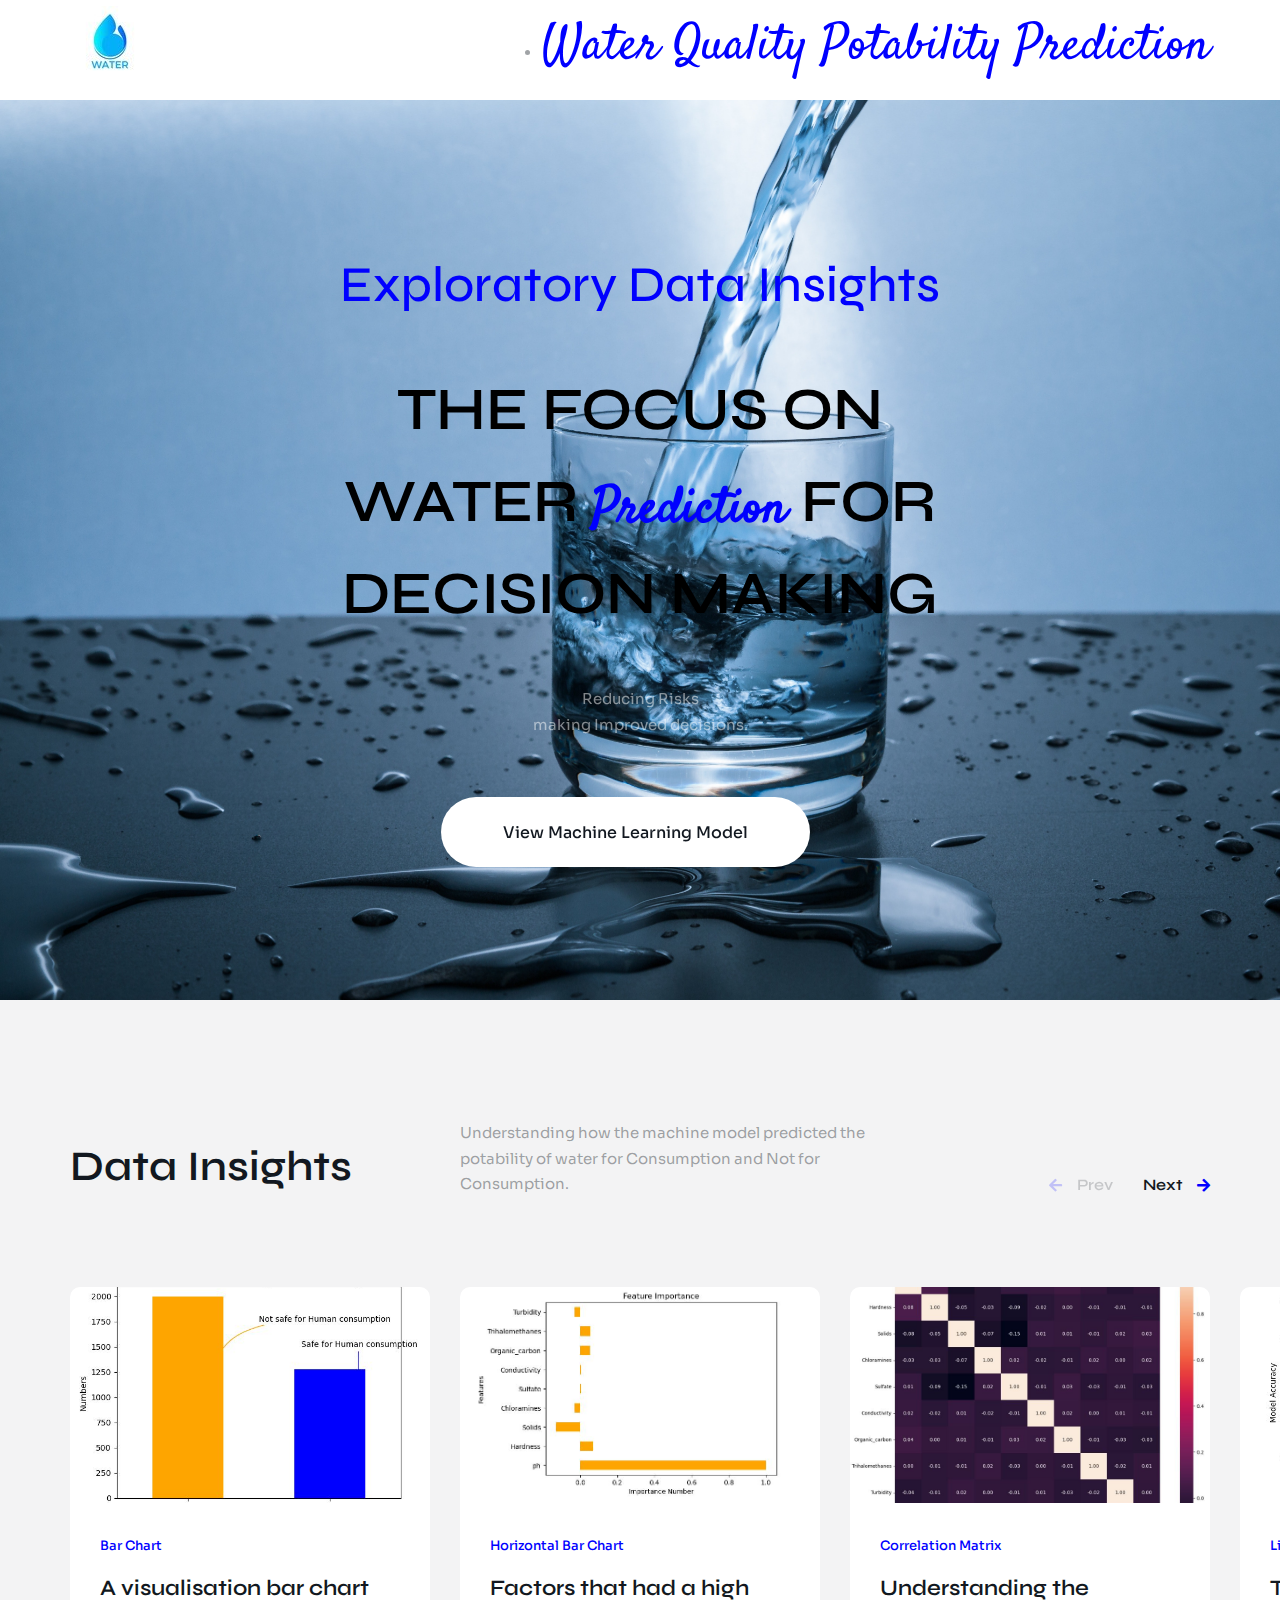
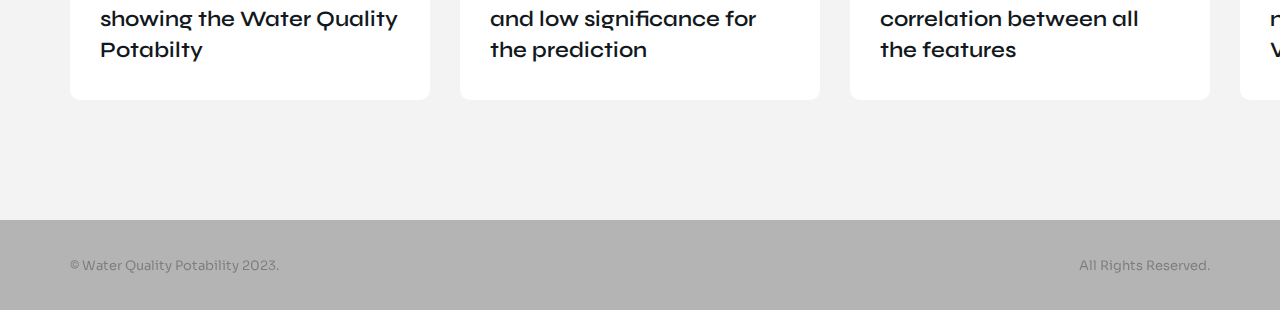
<file: index.html>
<!DOCTYPE html>
<html lang="zxx">

<head>
    <meta charset="UTF-8">
    <meta name="viewport" content="width=device-width, initial-scale=1.0">
    <meta http-equiv="X-UA-Compatible" content="ie=edge">

    <!-- bootstrap grid css -->
    <link rel="stylesheet" href="css/plugins/bootstrap-grid.css">
    <!-- font awesome css -->
    <link rel="stylesheet" href="css/plugins/font-awesome.min.css">
    <!-- swiper css -->
    <link rel="stylesheet" href="css/plugins/swiper.min.css">
    <!-- itsulu css -->
    <link rel="stylesheet" href="css/style.css">
    <title>Water Quality Potability</title>
  <link rel="icon" type="image/x-icon" href="img/logo/favicon.ico">
</head>

<body>
          
            <div class="mil-top-panel">
                <!-- mil-top-panel-transparent -->
                <div class="container">
                     <a href="index.html"><img src="img/logo/logo.jpg"> </a>
                    <div class="mil-navigation">
                        <nav>
                             <li class="mil-has-children">
                                    <a href="#."><span class="mil-font-3 mil-accent">Water Quality Potability Prediction</span></a>
                                </li>
                        </nav>

                    </div>
                    <!-- mobile menu button -->
                    <div class="mil-menu-btn">
                        <span></span>
                    </div>
                    <!-- mobile menu button end -->
                </div>
            </div>
        </div>
        <!-- top bar end -->

        <!-- banner -->
        <div class="mil-banner mil-top-spac">
           
            <div class="swiper-container mil-banner-slider">
                <div class="swiper-wrapper">
                    <div class="swiper-slide">

                        <img src="img/projects/1.jpg" class="mil-background-image" style="object-position: center" data-swiper-parallax-scale="1.1" alt="image">
                        <div class="mil-overlay"></div>

                        <div class="mil-banner-content-2" data-swiper-parallax-y="300" data-swiper-parallax-duration="600" data-swiper-parallax-opacity="0">
                            <div class="container">
                                <div class="row align-items-center justify-content-center mil-text-center">
                                    <div class="col-xl-8">
                                        <span class="mil-suptitle mil-mb-60"><span class="mil-light"></span> <span class="mil-accent">Exploratory Data Insights </span></span>
                                        <h1 class="mil-mb-50"><span class="mil-uppercase mil-light">The</span> <span class="mil-font-3 mil-accent"></span><span class="mil-uppercase mil-light">focus on <br>
                                                Water</span> <span class="mil-font-3 mil-accent">Prediction</span> <span class="mil-uppercase mil-light">for decision making</span></h1>
                                        <p class="mil-light-soft mil-mb-60">Reducing Risks <br> making Improved decisions.</p>
                                        <div class="mil-buttons-frame mil-buttons-frame-center">
                                            <a href="waterqualitypotability.html" class="mil-button mil-accent-bg"><span>View Machine Learning Model</span></a>
                                            <a href="#." class="mil-button-with-label">
                                                
                                            </a>
                                        </div>
                                    </div>
                                </div>
                            </div>
                        </div>

                    </div>
                    <div class="swiper-slide">

                        <img src="img/projects/5.jpg" class="mil-background-image" style="object-position: bottom" data-swiper-parallax-scale="1.1" alt="image">
                        <div class="mil-overlay"></div>

                        <div class="mil-banner-content-2" data-swiper-parallax-y="300" data-swiper-parallax-duration="600" data-swiper-parallax-opacity="0" data-swiper-parallax-delay="2000">
                            <div class="container">
                                <div class="row align-items-center justify-content-center mil-text-center">
                                    <div class="col-xl-8">
                                        <span class="mil-suptitle mil-mb-60"><span class="mil-light"></span> <span class="mil-accent">Machine learning</span></span>
                                        <h1 class="mil-mb-50"><span class="mil-uppercase mil-light">Find </span> <span class="mil-font-3 mil-accent"></span><span class="mil-uppercase mil-light"> Useful Insights from the data <br>
                                                through</span> <span class="mil-font-3 mil-accent">Modelling</span> <span class="mil-uppercase mil-light"></span></h1>
                                        <p class="mil-light-soft mil-mb-60">Reducing Risks <br> Making Improved Decisions.</p>
                                        <a href="waterqualitypotability.html" class="mil-button mil-accent-bg"><span>View Machine Learning Model</span></a>
                                    </div>
                                </div>
                            </div>
                        </div>

                    </div>
                    <div class="swiper-slide">

                        <img src="img/projects/3.jpg" class="mil-background-image" style="object-position: center" data-swiper-parallax-scale="1.1" alt="image">
                        <div class="mil-overlay"></div>

                        <div class="mil-banner-content-2" data-swiper-parallax-y="300" data-swiper-parallax-duration="600" data-swiper-parallax-opacity="0">
                            <div class="container">
                                <div class="row align-items-center justify-content-center mil-text-center">
                                    <div class="col-xl-8">
                                        <span class="mil-suptitle mil-mb-60"><span class="mil-light"></span> <span class="mil-accent">Data Visualisation</span></span>
                                        <h1 class="mil-mb-50"><span class="mil-uppercase mil-light">See</span> <span class="mil-font-3 mil-accent"></span><span class="mil-uppercase mil-light"> how the data<br>
                                                tells the</span> <span class="mil-font-3 mil-accent">Story</span> <span class="mil-uppercase mil-light">and its benefits</span></h1>
                                        <p class="mil-light-soft mil-mb-60">Reducing Risks<br> Making Improved Decisions.</p>
                                        <div class="mil-buttons-frame mil-buttons-frame-center">
                                             <a href="waterqualitypotability.html" class="mil-button mil-accent-bg"><span>View Machine Learning Model</span></a>
                                                
                                            </a>
                                        </div>
										
                                    </div>
                                </div>
                            </div>
                        </div>

                    </div>
                </div>
            </div>

            <div class="mil-banner-nav">
             
            </div>

        </div>
      

       


        <!-- events -->
        <section class="mil-events mil-deep-bg mil-p-120-120">
          
            <div class="container">

                <div class="row align-items-end mil-mb-60-adapt">
                    <div class="col-md-4 col-xl-4">

                       
                        <h2 class="mil-mb-30">Data Insights</h2>

                    </div>
                    <div class="col-md-5 col-xl-5">

                        <p class="mil-mb-30">Understanding how the machine model predicted the potability of water for Consumption and Not for Consumption.</p>

                    </div>
                    <div class="col-md-3 col-xl-3">

                        <div class="mil-adaptive-right mil-mb-30">
                            <div class="mil-slider-nav">
                                <div class="mil-slider-btn-prev mil-events-prev"><i class="fas fa-arrow-left"></i><span class="mil-h6">Prev</span></div>
                                <div class="mil-slider-btn-next mil-events-next"><span class="mil-h6">Next</span><i class="fas fa-arrow-right"></i></div>
                            </div>
                        </div>

                    </div>
                </div>

                <div class="swiper-container mil-events-slider">
                    <div class="swiper-wrapper">
                        <div class="swiper-slide">

                            <a href="event.html" class="mil-card-2">
                                <div class="mil-cover-frame">
                                    <img src="img/photo/a.JPG" alt="project">
                                </div>
                                <div class="mil-description">
                                    <ul class="mil-speakers">
                                        
                                    </ul>
                                    <div class="mil-card-title">
                                        <p class="mil-category mil-text-sm mil-mb-15">Bar Chart</p>
                                        <h4>A visualisation bar chart showing the Water Quality Potabilty </h4>
                                    </div>

                                </div>
                            </a>

                        </div>
                        <div class="swiper-slide">

                            <a href="event.html" class="mil-card-2">
                                <div class="mil-cover-frame">
                                    <img src="img/photo/b.JPG" alt="project">
                                </div>
                                <div class="mil-description">
                                    <ul class="mil-speakers">
                                        
                                    </ul>
                                    <div class="mil-card-title">
                                        <p class="mil-category mil-text-sm mil-mb-15">Horizontal Bar Chart</p>
                                        <h4>Factors that had a high and low significance for the prediction</h4>
                                    </div>

                                </div>
                            </a>

                        </div>
                        <div class="swiper-slide">

                            <a href="event.html" class="mil-card-2">
                                <div class="mil-cover-frame">
                                    <img src="img/photo/g.JPG" alt="project">
                                </div>
                                <div class="mil-description">
                                    <ul class="mil-speakers">
                                       
                                    </ul>
                                    <div class="mil-card-title">
                                        <p class="mil-category mil-text-sm mil-mb-15">Correlation Matrix</p>
                                        <h4>Understanding the correlation between all the features</h4>
                                    </div>

                                </div>
                            </a>

                        </div>
                        <div class="swiper-slide">

                            <a href="event.html" class="mil-card-2">
                                <div class="mil-cover-frame">
                                    <img src="img/photo/d.JPG" alt="project">
                                </div>
                                <div class="mil-description">
                                    <ul class="mil-speakers">
                                       
                                    </ul>
                                    <div class="mil-card-title">
                                        <p class="mil-category mil-text-sm mil-mb-15">Line Chart</p>
                                        <h4>The performance of the model using a Line chart Visualisation</h4>
                                    </div>
									
									

                                </div>
                            </a>

                        </div>
						<div class="swiper-slide">

                            <a href="event.html" class="mil-card-2">
                                <div class="mil-cover-frame">
                                    <img src="img/photo/e.JPG" alt="project">
                                </div>
                                <div class="mil-description">
                                    <ul class="mil-speakers">
                                        
                                    </ul>
                                    <div class="mil-card-title">
                                        <p class="mil-category mil-text-sm mil-mb-15">Bar Chart</p>
                                        <h4>Displaying Model Comparison Results</h4>
                                    </div>
									
									

                                </div>
                            </a>

                        </div>
						<div class="swiper-slide">

                            <a href="event.html" class="mil-card-2">
                                <div class="mil-cover-frame">
                                    <img src="img/photo/f.JPG" alt="project">
                                </div>
                                <div class="mil-description">
                                    <ul class="mil-speakers">
                                        
                                    </ul>
                                    <div class="mil-card-title">
                                        <p class="mil-category mil-text-sm mil-mb-15">Scatter plot</p>
                                        <h4>Showing the Relationship between Features</h4>
                                    </div>
									
									

                                </div>
                            </a>

                        </div>
						
						<div class="swiper-slide">

                            <a href="event.html" class="mil-card-2">
                                <div class="mil-cover-frame">
                                    <img src="img/photo/c.JPG" alt="project">
                                </div>
                                <div class="mil-description">
                                    <ul class="mil-speakers">
                                        
                                    </ul>
                                    <div class="mil-card-title">
                                        <p class="mil-category mil-text-sm mil-mb-15">Histogram</p>
                                        <h4>Distribution of Chloramines with a histogram </h4>
                                    </div>
                    </div>
                </div>

            </div>
        </section>
        <!-- events end -->

       

        <!-- footer -->
        <footer class="mil-dark-bg">
            <div class="mil-footer-bottom">
                <div class="container">
                    <p class="mil-text-sm mil-light">© Water Quality Potability 2023.</p>
                    <p class="mil-text-sm mil-light">All Rights Reserved.</p>
                </div>
            </div>
        </footer>
        <!-- footer end -->

    </div>
    <!-- wrapper end -->

    <!-- jQuery js -->
    <script src="js/plugins/jquery.min.js"></script>
    <!-- swiper js -->
    <script src="js/plugins/swiper.min.js"></script>
    <!-- itsulu js -->
    <script src="js/main.js"></script>

</body>

</html>
</file>
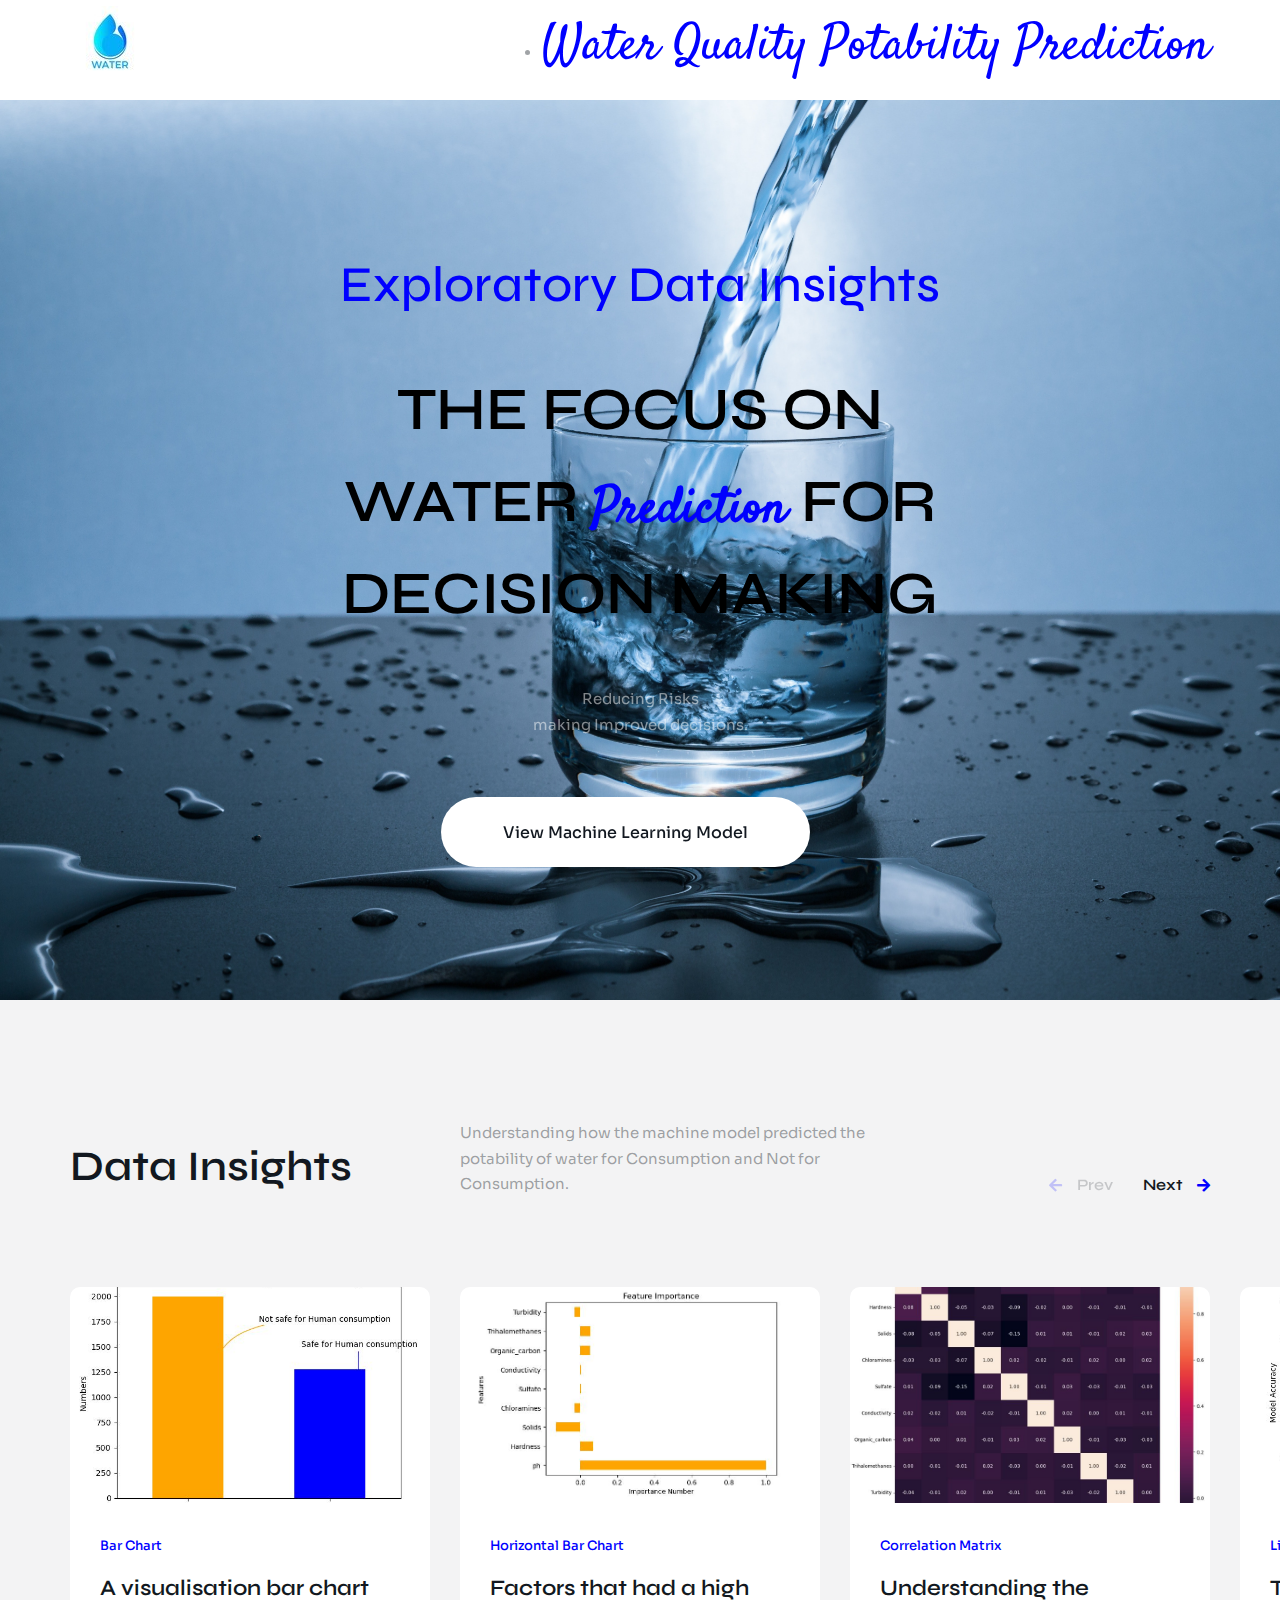
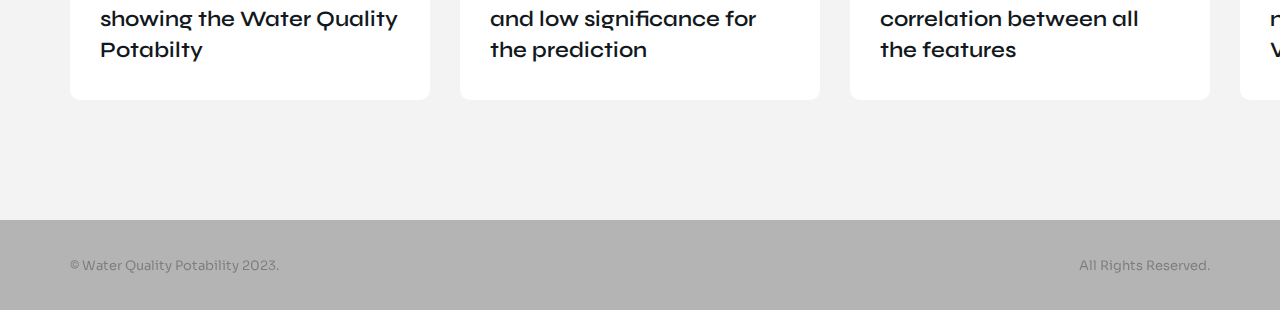
<file: Desktop/Water-Quality-Machine-Learning-main/index.html>
<!DOCTYPE html>
<html lang="zxx">

<head>
    <meta charset="UTF-8">
    <meta name="viewport" content="width=device-width, initial-scale=1.0">
    <meta http-equiv="X-UA-Compatible" content="ie=edge">

    <!-- bootstrap grid css -->
    <link rel="stylesheet" href="css/plugins/bootstrap-grid.css">
    <!-- font awesome css -->
    <link rel="stylesheet" href="css/plugins/font-awesome.min.css">
    <!-- swiper css -->
    <link rel="stylesheet" href="css/plugins/swiper.min.css">
    <!-- itsulu css -->
    <link rel="stylesheet" href="css/style.css">
    <title>Water Quality Potability</title>
    <link rel="icon" type="image/x-icon" href="img/logo/favicon.ico">
</head>

<body>
          
            <div class="mil-top-panel">
                <!-- mil-top-panel-transparent -->
                <div class="container">
                     <a href="index.html"><img src="img/logo/logo.jpg"> </a>
                    <div class="mil-navigation">
                        <nav>
                             <li class="mil-has-children">
                                    <a href="#."><span class="mil-font-3 mil-accent">Water Quality Potability Prediction</span></a>
                                </li>
                        </nav>

                    </div>
                    <!-- mobile menu button -->
                    <div class="mil-menu-btn">
                        <span></span>
                    </div>
                    <!-- mobile menu button end -->
                </div>
            </div>
        </div>
        <!-- top bar end -->

        <!-- banner -->
        <div class="mil-banner mil-top-spac">
           
            <div class="swiper-container mil-banner-slider">
                <div class="swiper-wrapper">
                    <div class="swiper-slide">

                        <img src="img/projects/1.jpg" class="mil-background-image" style="object-position: center" data-swiper-parallax-scale="1.1" alt="image">
                        <div class="mil-overlay"></div>

                        <div class="mil-banner-content-2" data-swiper-parallax-y="300" data-swiper-parallax-duration="600" data-swiper-parallax-opacity="0">
                            <div class="container">
                                <div class="row align-items-center justify-content-center mil-text-center">
                                    <div class="col-xl-8">
                                        <span class="mil-suptitle mil-mb-60"><span class="mil-light"></span> <span class="mil-accent">Exploratory Data Insights </span></span>
                                        <h1 class="mil-mb-50"><span class="mil-uppercase mil-light">The</span> <span class="mil-font-3 mil-accent"></span><span class="mil-uppercase mil-light">focus on <br>
                                                Water</span> <span class="mil-font-3 mil-accent">Prediction</span> <span class="mil-uppercase mil-light">for decision making</span></h1>
                                        <p class="mil-light-soft mil-mb-60">Reducing Risks <br> making Improved decisions.</p>
                                        <div class="mil-buttons-frame mil-buttons-frame-center">
                                            <a href="waterqualitypotability.html" class="mil-button mil-accent-bg"><span>View Machine Learning Model</span></a>
                                            <a href="#." class="mil-button-with-label">
                                                
                                            </a>
                                        </div>
                                    </div>
                                </div>
                            </div>
                        </div>

                    </div>
                    <div class="swiper-slide">

                        <img src="img/projects/5.jpg" class="mil-background-image" style="object-position: bottom" data-swiper-parallax-scale="1.1" alt="image">
                        <div class="mil-overlay"></div>

                        <div class="mil-banner-content-2" data-swiper-parallax-y="300" data-swiper-parallax-duration="600" data-swiper-parallax-opacity="0" data-swiper-parallax-delay="2000">
                            <div class="container">
                                <div class="row align-items-center justify-content-center mil-text-center">
                                    <div class="col-xl-8">
                                        <span class="mil-suptitle mil-mb-60"><span class="mil-light"></span> <span class="mil-accent">Machine learning</span></span>
                                        <h1 class="mil-mb-50"><span class="mil-uppercase mil-light">Find </span> <span class="mil-font-3 mil-accent"></span><span class="mil-uppercase mil-light"> Useful Insights from the data <br>
                                                through</span> <span class="mil-font-3 mil-accent">Modelling</span> <span class="mil-uppercase mil-light"></span></h1>
                                        <p class="mil-light-soft mil-mb-60">Reducing Risks <br> Making Improved Decisions.</p>
                                        <a href="waterqualitypotability.html" class="mil-button mil-accent-bg"><span>View Machine Learning Model</span></a>
                                    </div>
                                </div>
                            </div>
                        </div>

                    </div>
                    <div class="swiper-slide">

                        <img src="img/projects/3.jpg" class="mil-background-image" style="object-position: center" data-swiper-parallax-scale="1.1" alt="image">
                        <div class="mil-overlay"></div>

                        <div class="mil-banner-content-2" data-swiper-parallax-y="300" data-swiper-parallax-duration="600" data-swiper-parallax-opacity="0">
                            <div class="container">
                                <div class="row align-items-center justify-content-center mil-text-center">
                                    <div class="col-xl-8">
                                        <span class="mil-suptitle mil-mb-60"><span class="mil-light"></span> <span class="mil-accent">Data Visualisation</span></span>
                                        <h1 class="mil-mb-50"><span class="mil-uppercase mil-light">See</span> <span class="mil-font-3 mil-accent"></span><span class="mil-uppercase mil-light"> how the data<br>
                                                tells the</span> <span class="mil-font-3 mil-accent">Story</span> <span class="mil-uppercase mil-light">and its benefits</span></h1>
                                        <p class="mil-light-soft mil-mb-60">Reducing Risks<br> Making Improved Decisions.</p>
                                        <div class="mil-buttons-frame mil-buttons-frame-center">
                                             <a href="waterqualitypotability.html" class="mil-button mil-accent-bg"><span>View Machine Learning Model</span></a>
                                                
                                            </a>
                                        </div>
										
                                    </div>
                                </div>
                            </div>
                        </div>

                    </div>
                </div>
            </div>

            <div class="mil-banner-nav">
             
            </div>

        </div>
      

       


        <!-- events -->
        <section class="mil-events mil-deep-bg mil-p-120-120">
          
            <div class="container">

                <div class="row align-items-end mil-mb-60-adapt">
                    <div class="col-md-4 col-xl-4">

                       
                        <h2 class="mil-mb-30">Data Insights</h2>

                    </div>
                    <div class="col-md-5 col-xl-5">

                        <p class="mil-mb-30">Understanding how the machine model predicted the potability of water for Consumption and Not for Consumption.</p>

                    </div>
                    <div class="col-md-3 col-xl-3">

                        <div class="mil-adaptive-right mil-mb-30">
                            <div class="mil-slider-nav">
                                <div class="mil-slider-btn-prev mil-events-prev"><i class="fas fa-arrow-left"></i><span class="mil-h6">Prev</span></div>
                                <div class="mil-slider-btn-next mil-events-next"><span class="mil-h6">Next</span><i class="fas fa-arrow-right"></i></div>
                            </div>
                        </div>

                    </div>
                </div>

                <div class="swiper-container mil-events-slider">
                    <div class="swiper-wrapper">
                        <div class="swiper-slide">

                            <a href="event.html" class="mil-card-2">
                                <div class="mil-cover-frame">
                                    <img src="img/photo/a.JPG" alt="project">
                                </div>
                                <div class="mil-description">
                                    <ul class="mil-speakers">
                                        
                                    </ul>
                                    <div class="mil-card-title">
                                        <p class="mil-category mil-text-sm mil-mb-15">Bar Chart</p>
                                        <h4>A visualisation bar chart showing the Water Quality Potabilty </h4>
                                    </div>

                                </div>
                            </a>

                        </div>
                        <div class="swiper-slide">

                            <a href="event.html" class="mil-card-2">
                                <div class="mil-cover-frame">
                                    <img src="img/photo/b.JPG" alt="project">
                                </div>
                                <div class="mil-description">
                                    <ul class="mil-speakers">
                                        
                                    </ul>
                                    <div class="mil-card-title">
                                        <p class="mil-category mil-text-sm mil-mb-15">Horizontal Bar Chart</p>
                                        <h4>Factors that had a high and low significance for the prediction</h4>
                                    </div>

                                </div>
                            </a>

                        </div>
                        <div class="swiper-slide">

                            <a href="event.html" class="mil-card-2">
                                <div class="mil-cover-frame">
                                    <img src="img/photo/g.JPG" alt="project">
                                </div>
                                <div class="mil-description">
                                    <ul class="mil-speakers">
                                       
                                    </ul>
                                    <div class="mil-card-title">
                                        <p class="mil-category mil-text-sm mil-mb-15">Correlation Matrix</p>
                                        <h4>Understanding the correlation between all the features</h4>
                                    </div>

                                </div>
                            </a>

                        </div>
                        <div class="swiper-slide">

                            <a href="event.html" class="mil-card-2">
                                <div class="mil-cover-frame">
                                    <img src="img/photo/d.JPG" alt="project">
                                </div>
                                <div class="mil-description">
                                    <ul class="mil-speakers">
                                       
                                    </ul>
                                    <div class="mil-card-title">
                                        <p class="mil-category mil-text-sm mil-mb-15">Line Chart</p>
                                        <h4>The performance of the model using a Line chart Visualisation</h4>
                                    </div>
									
									

                                </div>
                            </a>

                        </div>
						<div class="swiper-slide">

                            <a href="event.html" class="mil-card-2">
                                <div class="mil-cover-frame">
                                    <img src="img/photo/e.JPG" alt="project">
                                </div>
                                <div class="mil-description">
                                    <ul class="mil-speakers">
                                        
                                    </ul>
                                    <div class="mil-card-title">
                                        <p class="mil-category mil-text-sm mil-mb-15">Bar Chart</p>
                                        <h4>Displaying Model Comparison Results</h4>
                                    </div>
									
									

                                </div>
                            </a>

                        </div>
						<div class="swiper-slide">

                            <a href="event.html" class="mil-card-2">
                                <div class="mil-cover-frame">
                                    <img src="img/photo/f.JPG" alt="project">
                                </div>
                                <div class="mil-description">
                                    <ul class="mil-speakers">
                                        
                                    </ul>
                                    <div class="mil-card-title">
                                        <p class="mil-category mil-text-sm mil-mb-15">Scatter plot</p>
                                        <h4>Showing the Relationship between Features</h4>
                                    </div>
									
									

                                </div>
                            </a>

                        </div>
						
						<div class="swiper-slide">

                            <a href="event.html" class="mil-card-2">
                                <div class="mil-cover-frame">
                                    <img src="img/photo/c.JPG" alt="project">
                                </div>
                                <div class="mil-description">
                                    <ul class="mil-speakers">
                                        
                                    </ul>
                                    <div class="mil-card-title">
                                        <p class="mil-category mil-text-sm mil-mb-15">Histogram</p>
                                        <h4>Distribution of Chloramines with a histogram </h4>
                                    </div>
                    </div>
                </div>

            </div>
        </section>
        <!-- events end -->

       

        <!-- footer -->
        <footer class="mil-dark-bg">
            <div class="mil-footer-bottom">
                <div class="container">
                    <p class="mil-text-sm mil-light">© Water Quality Potability 2023.</p>
                    <p class="mil-text-sm mil-light">All Rights Reserved.</p>
                </div>
            </div>
        </footer>
        <!-- footer end -->

    </div>
    <!-- wrapper end -->

    <!-- jQuery js -->
    <script src="js/plugins/jquery.min.js"></script>
    <!-- swiper js -->
    <script src="js/plugins/swiper.min.js"></script>
    <!-- itsulu js -->
    <script src="js/main.js"></script>

</body>

</html>
</file>
<file: css/style.css>
/* -------------------------------------------

Name: 		ITSulu
Version:    1.0
Developer:	Nazar Miller (millerDigitalDesign)
Portfolio:  https://themeforest.net/user/millerdigitaldesign/portfolio?ref=MillerDigitalDesign

p.s. I am available for Freelance hire (UI design, web development). email: miller.themes@gmail.com

------------------------------------------- */
/*--------------------------------------------

1. common
    - main
    - typography
    - list
    - flexbox
    - button
    - link
    - form
    - divider
    - decoration
    - background
    - spaces
2. components
    - top panel
    - menu button
    - addition panel
    - banner
    - illustration
    - icons
    - partners
    - services
    - card
    - slider navigation
    - icon box
    - skills
    - reviews
    - about
    - awards
    - breadcrumbs
    - team
    - call to action
    - team member
    - timeline
    - accordion
    - tabs
    - price
    - vacancies
    - careers features
    - blog
    - pagination
    - event
    - project
    - map
    - footer
    - additional pages

--------------------------------------------*/
@import url("https://fonts.googleapis.com/css2?family=Satisfy&family=Sora:wght@100;200;300;400;500;600;700;800&family=Syne:wght@400;500;600;700;800&display=swap"); /* -------------------------------------------

main

------------------------------------------- */
*,
*:before,
*:after {
  -webkit-box-sizing: border-box;
          box-sizing: border-box;
  padding: 0;
  margin: 0;
}

html,
body {
  padding: 0;
  margin: 0;
  font-family: "Sora", sans-serif;
  font-size: 15px;
  font-weight: 400;
  color: rgba(18, 24, 32, 0.4);
  line-height: 170%;
  -ms-scroll-chaining: none;
      overscroll-behavior: none;
  scroll-behavior: smooth;
}

.mil-wrapper {
  position: relative;
  overflow: hidden;
  width: 100%;
  height: auto;
}

/* -------------------------------------------

typography

------------------------------------------- */
h1,
.mil-h1,
h2,
.mil-h12,
h3,
.mil-h3,
h4,
.mil-h4,
h5,
.mil-h5,
h6,
.mil-h6 {
  font-family: "Syne", sans-serif;
  color: rgb(18, 24, 32);
  font-weight: 600;
  line-height: 140%;
}
h1 .mil-font-3,
.mil-h1 .mil-font-3,
h2 .mil-font-3,
.mil-h12 .mil-font-3,
h3 .mil-font-3,
.mil-h3 .mil-font-3,
h4 .mil-font-3,
.mil-h4 .mil-font-3,
h5 .mil-font-3,
.mil-h5 .mil-font-3,
h6 .mil-font-3,
.mil-h6 .mil-font-3 {
  white-space: nowrap;
}

h1,
.mil-h1 {
  font-size: 60px;
}
@media screen and (max-width: 992px) {
  h1,
.mil-h1 {
    font-size: 42px;
  }
}
@media screen and (max-width: 768px) {
  h1,
.mil-h1 {
    font-size: 38px;
  }
}

h2,
.mil-h2 {
  font-size: 42px;
}
@media screen and (max-width: 992px) {
  h2,
.mil-h2 {
    font-size: 32px;
  }
}
@media screen and (max-width: 768px) {
  h2,
.mil-h2 {
    font-size: 29px;
  }
}

h3,
.mil-h3 {
  font-size: 26px;
}
h3.mil-up-font,
.mil-h3.mil-up-font {
  font-size: 36px;
}
@media screen and (max-width: 992px) {
  h3.mil-up-font,
.mil-h3.mil-up-font {
    font-size: 26px;
  }
}

h4,
.mil-h4 {
  font-size: 22px;
}
@media screen and (max-width: 992px) {
  h4,
.mil-h4 {
    font-size: 24px;
  }
}
@media screen and (max-width: 768px) {
  h4,
.mil-h4 {
    font-size: 21px;
  }
}

h5,
.mil-h5 {
  font-size: 18px;
}
@media screen and (max-width: 992px) {
  h5,
.mil-h5 {
    font-size: 22px;
  }
}
@media screen and (max-width: 768px) {
  h5,
.mil-h5 {
    font-size: 19px;
  }
}

h6,
.mil-h6 {
  font-size: 16px;
}

.mil-bold {
  font-weight: 500;
}

a {
  color: inherit;
  text-decoration: none;
}

.mil-suptitle {
  font-size: 18px;
  display: inline-block;
  color: rgb(18, 24, 32);
  font-weight: 500;
  font-family: "Syne", sans-serif;
}
.mil-suptitle.mil-suptitle-2 {
  font-size: 16px;
  position: relative;
  padding-left: 15px;
}
.mil-suptitle.mil-suptitle-2:before {
  content: "";
  width: 7px;
  height: 7px;
  border-radius: 50%;
  background-color: rgb(245, 124, 0);
  position: absolute;
  left: 0;
  top: 9px;
}

.mil-font-1 {
  font-family: "Syne", sans-serif;
}

.mil-font-2 {
  font-family: "Sora", sans-serif;
}

.mil-font-3 {
  font-family: "Satisfy", cursive;
}

.mil-uppercase {
  text-transform: uppercase;
}

.mil-accent {
  color: blue;
  font-size: 50px;
  position: text-center;
}

.mil-light {
  color: black;
}

.mil-dark {
  color: rgb(18, 24, 32);
}

.mil-light-soft {
  color: rgba(255, 255, 255, 0.5);
}

.mil-dark-soft {
  color: rgba(18, 24, 32, 0.5);
}

.mil-text-sm {
  font-size: 13px;
}

.mil-text-lg {
  font-size: 17px;
  line-height: 220%;
}

.mil-text-center {
  text-align: center;
}

blockquote {
  background-color: rgba(18, 24, 32, 0.05);
  padding: 60px;
  border-radius: 10px;
  color: rgb(18, 24, 32);
  font-style: italic;
}
@media screen and (max-width: 992px) {
  blockquote {
    padding: 30px;
  }
}

/* -------------------------------------------

list

------------------------------------------- */
.mil-simple-list {
  padding: 0;
  margin: 0;
}
.mil-simple-list li {
  color: rgb(18, 24, 32);
  margin-bottom: 15px;
  list-style-type: none;
  display: -webkit-box;
  display: -ms-flexbox;
  display: flex;
  -webkit-box-align: center;
      -ms-flex-align: center;
          align-items: center;
}
.mil-simple-list li:before {
  content: "";
  width: 7px;
  height: 7px;
  background-color: rgb(245, 124, 0);
  border-radius: 50%;
  left: 0;
  top: 0;
  margin-right: 15px;
}

.mil-check-list {
  margin: 0;
  padding: 0;
}
.mil-check-list li {
  color: rgb(18, 24, 32);
  margin-bottom: 15px;
  list-style-type: none;
  display: -webkit-box;
  display: -ms-flexbox;
  display: flex;
  -webkit-box-align: center;
      -ms-flex-align: center;
          align-items: center;
}
.mil-check-list li.mil-empty {
  opacity: 0.2;
  text-decoration: line-through;
}
.mil-check-list li.mil-empty:before {
  content: "";
  margin-left: 3px;
  width: 7px;
  height: 7px;
  background-color: rgba(18, 24, 32, 0.3);
  border-radius: 50%;
  left: 0;
  top: 0;
  margin-right: 20px;
}
.mil-check-list li:before {
  font-family: "Font Awesome 5 Free";
  font-weight: 900;
  content: "\f00c";
  color: rgb(245, 124, 0);
  border-radius: 50%;
  left: 0;
  top: 0;
  margin-right: 15px;
}

.mil-dot-list {
  display: -webkit-box;
  display: -ms-flexbox;
  display: flex;
}
.mil-dot-list li {
  display: -webkit-box;
  display: -ms-flexbox;
  display: flex;
  list-style-type: none;
  -webkit-box-align: center;
      -ms-flex-align: center;
          align-items: center;
  margin-right: 15px;
}
.mil-dot-list li:before {
  content: "";
  width: 7px;
  height: 7px;
  background-color: rgb(245, 124, 0);
  border-radius: 50%;
  margin-right: 15px;
}
.mil-dot-list li:first-child:before {
  display: none;
}
.mil-dot-list li:last-child {
  margin-right: 0;
}

.mil-check-icon-list li {
  display: -webkit-box;
  display: -ms-flexbox;
  display: flex;
  margin-bottom: 15px;
}
.mil-check-icon-list li img {
  margin-right: 15px;
}
.mil-check-icon-list li:last-child {
  margin-bottom: 0;
}

.mil-hover-link-list li {
  list-style-type: none;
  margin-bottom: 15px;
}
.mil-hover-link-list li a {
  display: -webkit-box;
  display: -ms-flexbox;
  display: flex;
  -webkit-box-align: center;
      -ms-flex-align: center;
          align-items: center;
  color: rgb(18, 24, 32);
  -webkit-transition: 0.2s cubic-bezier(0, 0, 0.3642, 1);
  transition: 0.2s cubic-bezier(0, 0, 0.3642, 1);
}
.mil-hover-link-list li a:before {
  content: "";
  width: 7px;
  height: 7px;
  background-color: rgb(245, 124, 0);
  border-radius: 50%;
  margin-right: 0;
  -webkit-transform: scale(0);
          transform: scale(0);
  -webkit-transition: 0.2s cubic-bezier(0, 0, 0.3642, 1);
  transition: 0.2s cubic-bezier(0, 0, 0.3642, 1);
}
.mil-hover-link-list li a:hover {
  color: rgb(245, 124, 0);
}
.mil-hover-link-list li a:hover:before {
  margin-right: 10px;
  -webkit-transform: scale(1);
          transform: scale(1);
}
.mil-hover-link-list li:last-child {
  margin-bottom: 0;
}
.mil-hover-link-list.mil-light a {
  color: rgba(255, 255, 255, 0.6);
}

.mil-list-title {
  display: -webkit-box;
  display: -ms-flexbox;
  display: flex;
  -webkit-box-align: center;
      -ms-flex-align: center;
          align-items: center;
}
.mil-list-title:before {
  content: "";
  width: 8px;
  height: 8px;
  border-radius: 50%;
  margin-right: 15px;
  background-color: rgb(245, 124, 0);
}

.mil-social-links {
  display: -webkit-box;
  display: -ms-flexbox;
  display: flex;
}
.mil-social-links li {
  list-style-type: none;
  margin-right: 30px;
}
.mil-social-links li a {
  font-weight: 500;
  color: rgb(18, 24, 32);
  -webkit-transition: 0.2s cubic-bezier(0, 0, 0.3642, 1);
  transition: 0.2s cubic-bezier(0, 0, 0.3642, 1);
}
.mil-social-links li a:hover {
  color: rgb(245, 124, 0);
}

.mil-rec-res {
  border-top: solid 1px rgba(18, 24, 32, 0.1);
}
.mil-rec-res li {
  border-bottom: solid 1px rgba(18, 24, 32, 0.1);
  list-style-type: none;
}
.mil-rec-res li a {
  padding: 15px 0;
  display: -webkit-box;
  display: -ms-flexbox;
  display: flex;
  -webkit-box-align: center;
      -ms-flex-align: center;
          align-items: center;
  -webkit-box-pack: justify;
      -ms-flex-pack: justify;
          justify-content: space-between;
}
.mil-rec-res li a span {
  max-width: 80%;
}
.mil-rec-res li a i {
  -webkit-transform: translateX(-10px);
          transform: translateX(-10px);
  -webkit-transition: 0.4s cubic-bezier(0, 0, 0.3642, 1);
  transition: 0.4s cubic-bezier(0, 0, 0.3642, 1);
  color: rgba(18, 24, 32, 0.2);
}
.mil-rec-res li a:hover i {
  -webkit-transform: translateX(0);
          transform: translateX(0);
  color: rgb(245, 124, 0);
}

/* -------------------------------------------

flexbox

------------------------------------------- */
.mil-flex-hori-center {
  display: -webkit-box;
  display: -ms-flexbox;
  display: flex;
  -webkit-box-align: center;
      -ms-flex-align: center;
          align-items: center;
}
@media screen and (max-width: 768px) {
  .mil-flex-hori-center {
    -webkit-box-orient: vertical;
    -webkit-box-direction: normal;
        -ms-flex-direction: column;
            flex-direction: column;
    -webkit-box-align: start;
        -ms-flex-align: start;
            align-items: flex-start;
  }
}

.mil-adaptive-right {
  width: 100%;
  display: -webkit-box;
  display: -ms-flexbox;
  display: flex;
  -webkit-box-pack: end;
      -ms-flex-pack: end;
          justify-content: flex-end;
  -ms-flex-wrap: wrap;
      flex-wrap: wrap;
}
@media screen and (max-width: 768px) {
  .mil-adaptive-right {
    -webkit-box-pack: start;
        -ms-flex-pack: start;
            justify-content: flex-start;
  }
}

.mil-relative {
  position: relative;
}

@media screen and (max-width: 992px) {
  .mil-adaptive-center {
    text-align: center;
  }
}

.mil-fake-container {
  width: 670px;
  margin-left: auto;
  padding-right: 180px;
}
@media screen and (max-width: 1400px) {
  .mil-fake-container {
    width: 570px;
  }
}
@media screen and (max-width: 1200px) {
  .mil-fake-container {
    width: 100%;
    padding: 120px;
  }
}
@media screen and (max-width: 992px) {
  .mil-fake-container {
    width: 100%;
    padding: 60px 30px;
  }
}

/* -------------------------------------------

button

------------------------------------------- */
.mil-button {
  cursor: pointer;
  height: 70px;
  padding: 0 60px;
  font-family: "Sora", sans-serif;
  font-size: 16px;
  color: rgb(18, 24, 32);
  font-weight: 500;
  white-space: nowrap;
  display: -webkit-inline-box;
  display: -ms-inline-flexbox;
  display: inline-flex;
  -webkit-box-align: center;
      -ms-flex-align: center;
          align-items: center;
  -webkit-box-pack: center;
      -ms-flex-pack: center;
          justify-content: center;
  text-align: center;
  -webkit-box-shadow: inset 0 0 0 0 rgb(245, 124, 0);
          box-shadow: inset 0 0 0 0 rgb(245, 124, 0);
  border: solid 2px transparent;
  border-radius: 40px;
  text-decoration: none;
  -webkit-transition: 0.2s cubic-bezier(0, 0, 0.3642, 1);
  transition: 0.2s cubic-bezier(0, 0, 0.3642, 1);
}
.mil-button.mil-button-sm {
  height: 50px;
  padding: 0 40px;
  font-size: 14px;
}
.mil-button.mil-button-xs {
  height: 40px;
  padding: 0 30px;
  font-size: 12px;
}
.mil-button.mil-border {
  border-color: rgb(245, 124, 0);
  background-color: transparent;
}
.mil-button.mil-border:hover {
  -webkit-box-shadow: inset 0 0 0 1px rgb(245, 124, 0);
          box-shadow: inset 0 0 0 1px rgb(245, 124, 0);
  -webkit-backdrop-filter: blur(10px);
          backdrop-filter: blur(10px);
}
.mil-button.mil-border.mil-gray-border {
  border-color: rgba(18, 24, 32, 0.1);
}
.mil-button.mil-border.mil-gray-border:hover {
  -webkit-box-shadow: inset 0 0 0 1px rgba(18, 24, 32, 0.1);
          box-shadow: inset 0 0 0 1px rgba(18, 24, 32, 0.1);
  -webkit-backdrop-filter: blur(10px);
          backdrop-filter: blur(10px);
}
.mil-button.mil-light {
  color: rgb(255, 255, 255);
}
.mil-button.mil-fw {
  width: 100%;
}
.mil-button.mil-light-bg {
  background-color: rgb(255, 255, 255);
  border-color: transparent;
}
.mil-button.mil-accent-bg {
  background-color: white;
  border-color: transparent;
}
.mil-button.mil-accent-bg:hover {
  -webkit-filter: brightness(115%);
          filter: brightness(115%);
}
.mil-button.mil-icon-button {
  padding: 0;
  width: 70px;
}
.mil-button.mil-icon-button .fa-play {
  -webkit-transform: translateX(2px) translateY(1px);
          transform: translateX(2px) translateY(1px);
}

.mil-button-with-label {
  display: -webkit-box;
  display: -ms-flexbox;
  display: flex;
  -webkit-box-align: center;
      -ms-flex-align: center;
          align-items: center;
  font-weight: 500;
}
.mil-button-with-label .mil-button {
  margin-right: 25px;
}

.mil-buttons-frame {
  display: -webkit-box;
  display: -ms-flexbox;
  display: flex;
  -webkit-box-pack: start;
      -ms-flex-pack: start;
          justify-content: flex-start;
  -webkit-box-align: center;
      -ms-flex-align: center;
          align-items: center;
}
.mil-buttons-frame .mil-button {
  margin-right: 30px;
}
.mil-buttons-frame.mil-buttons-frame-center {
  -webkit-box-pack: center;
      -ms-flex-pack: center;
          justify-content: center;
}
@media screen and (max-width: 768px) {
  .mil-buttons-frame {
    -webkit-box-orient: vertical;
    -webkit-box-direction: normal;
        -ms-flex-direction: column;
            flex-direction: column;
    -webkit-box-align: start;
        -ms-flex-align: start;
            align-items: flex-start;
  }
  .mil-buttons-frame .mil-button {
    margin-right: 0;
    margin-bottom: 20px;
  }
}

/* -------------------------------------------

link

------------------------------------------- */
.mil-link {
  font-family: "Syne", sans-serif;
  font-size: 16px;
  color: rgb(18, 24, 32);
  font-weight: 600;
  white-space: nowrap;
  display: -webkit-inline-box;
  display: -ms-inline-flexbox;
  display: inline-flex;
  -webkit-box-align: center;
      -ms-flex-align: center;
          align-items: center;
  text-decoration: none;
}
.mil-link.mil-link-sm {
  font-size: 14px;
}
.mil-link i {
  font-size: 12px;
  color: rgb(255, 255, 255);
  margin-left: 15px;
  background-color: rgb(245, 124, 0);
  width: 35px;
  height: 35px;
  border-radius: 50%;
  display: -webkit-box;
  display: -ms-flexbox;
  display: flex;
  -webkit-box-align: center;
      -ms-flex-align: center;
          align-items: center;
  -webkit-box-pack: center;
      -ms-flex-pack: center;
          justify-content: center;
  -webkit-transition: 0.2s cubic-bezier(0, 0, 0.3642, 1);
  transition: 0.2s cubic-bezier(0, 0, 0.3642, 1);
}
.mil-link:hover i {
  -webkit-transform: translateX(5px);
          transform: translateX(5px);
  -webkit-filter: brightness(115%);
          filter: brightness(115%);
}
.mil-link.link-left i {
  margin-right: 15px;
  margin-left: 0;
}
.mil-link.link-left:hover i {
  -webkit-transform: translateX(-5px);
          transform: translateX(-5px);
}
.mil-link.mil-light {
  color: rgb(255, 255, 255);
}

/* -------------------------------------------

form

------------------------------------------- */
.mil-input-frame label {
  display: block;
  font-family: "Syne", sans-serif;
  font-weight: 500;
}
.mil-input-frame label span {
  margin-right: 15px;
}
.mil-input-frame input {
  width: 100%;
  height: 70px;
  font-family: "Sora", sans-serif;
  color: rgb(255, 255, 255);
  font-weight: 400;
  background-color: transparent;
  border: none;
  border-bottom: solid 2px rgba(255, 255, 255, 0.1);
  -webkit-transition: 0.4s cubic-bezier(0, 0, 0.3642, 1);
  transition: 0.4s cubic-bezier(0, 0, 0.3642, 1);
}
.mil-input-frame input:hover {
  outline: inherit;
  border-bottom: solid 2px rgba(255, 255, 255, 0.2);
}
.mil-input-frame input:focus {
  outline: inherit;
  border-bottom: solid 2px rgba(255, 255, 255, 0.4);
}
.mil-input-frame input::-webkit-input-placeholder {
  color: rgba(18, 24, 32, 0.3);
}
.mil-input-frame input::-moz-placeholder {
  color: rgba(18, 24, 32, 0.3);
}
.mil-input-frame input:-ms-input-placeholder {
  color: rgba(18, 24, 32, 0.3);
}
.mil-input-frame input::-ms-input-placeholder {
  color: rgba(18, 24, 32, 0.3);
}
.mil-input-frame input::placeholder {
  color: rgba(18, 24, 32, 0.3);
}
.mil-input-frame textarea {
  padding-top: 30px;
  width: 100%;
  height: 318px;
  font-family: "Sora", sans-serif;
  color: rgb(255, 255, 255);
  font-weight: 400;
  background-color: transparent;
  border: none;
  border-bottom: solid 2px rgba(255, 255, 255, 0.1);
  -webkit-transition: 0.4s cubic-bezier(0, 0, 0.3642, 1);
  transition: 0.4s cubic-bezier(0, 0, 0.3642, 1);
}
.mil-input-frame textarea::-webkit-input-placeholder {
  color: rgba(18, 24, 32, 0.3);
}
.mil-input-frame textarea::-moz-placeholder {
  color: rgba(18, 24, 32, 0.3);
}
.mil-input-frame textarea:-ms-input-placeholder {
  color: rgba(18, 24, 32, 0.3);
}
.mil-input-frame textarea::-ms-input-placeholder {
  color: rgba(18, 24, 32, 0.3);
}
.mil-input-frame textarea::placeholder {
  color: rgba(18, 24, 32, 0.3);
}
.mil-input-frame textarea.mil-shortened {
  height: 200px;
}
@media screen and (max-width: 992px) {
  .mil-input-frame textarea {
    height: 200px;
  }
}
.mil-input-frame textarea:hover {
  outline: inherit;
  border-bottom: solid 2px rgba(255, 255, 255, 0.2);
}
.mil-input-frame textarea:focus {
  outline: inherit;
  border-bottom: solid 2px rgba(255, 255, 255, 0.4);
}
.mil-input-frame.mil-dark-input input, .mil-input-frame.mil-dark-input textarea {
  border-bottom: solid 2px rgba(18, 24, 32, 0.1);
  color: rgb(18, 24, 32);
}
.mil-input-frame.mil-dark-input input:hover, .mil-input-frame.mil-dark-input textarea:hover {
  border-bottom: solid 2px rgba(18, 24, 32, 0.2);
}
.mil-input-frame.mil-dark-input input:focus, .mil-input-frame.mil-dark-input textarea:focus {
  border-bottom: solid 2px rgba(18, 24, 32, 0.4);
}

.mil-subscribe-form {
  position: relative;
  width: 100%;
}
.mil-subscribe-form input {
  padding: 0 60px;
  height: 80px;
  width: 100%;
  border: none;
  border-radius: 40px;
  font-family: "Sora", sans-serif;
  font-size: 16px;
  color: rgb(18, 24, 32);
  font-weight: 400;
  background-color: rgb(255, 255, 255);
}
.mil-subscribe-form input:focus {
  outline: inherit;
}
.mil-subscribe-form input::-webkit-input-placeholder {
  color: rgba(18, 24, 32, 0.3);
}
.mil-subscribe-form input::-moz-placeholder {
  color: rgba(18, 24, 32, 0.3);
}
.mil-subscribe-form input:-ms-input-placeholder {
  color: rgba(18, 24, 32, 0.3);
}
.mil-subscribe-form input::-ms-input-placeholder {
  color: rgba(18, 24, 32, 0.3);
}
.mil-subscribe-form input::placeholder {
  color: rgba(18, 24, 32, 0.3);
}
.mil-subscribe-form button {
  cursor: pointer;
  position: absolute;
  right: 5px;
  top: 5px;
}
@media screen and (max-width: 768px) {
  .mil-subscribe-form input {
    text-align: center;
    padding: 0 30px;
    height: 70px;
  }
  .mil-subscribe-form button {
    margin-top: 5px;
    position: static;
    width: 100%;
  }
}

.mil-rounded-input {
  width: 100%;
  height: 70px;
  padding: 0 30px;
  background-color: rgb(255, 255, 255);
  border: none;
  border-radius: 40px;
  font-family: "Sora", sans-serif;
  font-size: 16px;
  color: rgb(18, 24, 32);
  font-weight: 400;
}
.mil-rounded-input::-webkit-input-placeholder {
  color: rgba(18, 24, 32, 0.3);
}
.mil-rounded-input::-moz-placeholder {
  color: rgba(18, 24, 32, 0.3);
}
.mil-rounded-input:-ms-input-placeholder {
  color: rgba(18, 24, 32, 0.3);
}
.mil-rounded-input::-ms-input-placeholder {
  color: rgba(18, 24, 32, 0.3);
}
.mil-rounded-input::placeholder {
  color: rgba(18, 24, 32, 0.3);
}
.mil-rounded-input:focus {
  outline: inherit;
}

.mil-sidebar-input-frame {
  position: relative;
}
.mil-sidebar-input-frame .mil-sidebar-input {
  width: 100%;
  height: 70px;
  padding: 0 30px;
  background-color: rgb(255, 255, 255);
  border: solid 2px rgba(18, 24, 32, 0.1);
  border-radius: 40px;
  font-family: "Sora", sans-serif;
  font-size: 16px;
  color: rgb(18, 24, 32);
  font-weight: 400;
}
.mil-sidebar-input-frame .mil-sidebar-input::-webkit-input-placeholder {
  color: rgba(18, 24, 32, 0.3);
}
.mil-sidebar-input-frame .mil-sidebar-input::-moz-placeholder {
  color: rgba(18, 24, 32, 0.3);
}
.mil-sidebar-input-frame .mil-sidebar-input:-ms-input-placeholder {
  color: rgba(18, 24, 32, 0.3);
}
.mil-sidebar-input-frame .mil-sidebar-input::-ms-input-placeholder {
  color: rgba(18, 24, 32, 0.3);
}
.mil-sidebar-input-frame .mil-sidebar-input::placeholder {
  color: rgba(18, 24, 32, 0.3);
}
.mil-sidebar-input-frame .mil-sidebar-input:focus {
  outline: inherit;
}
.mil-sidebar-input-frame button {
  cursor: pointer;
  position: absolute;
  top: 5px;
  right: 5px;
  height: 60px;
  width: 60px;
  border-radius: 50%;
  color: rgb(255, 255, 255);
  background-color: rgb(245, 124, 0);
  border: none;
  -webkit-transition: 0.4s cubic-bezier(0, 0, 0.3642, 1);
  transition: 0.4s cubic-bezier(0, 0, 0.3642, 1);
}
.mil-sidebar-input-frame button:hover {
  -webkit-filter: brightness(110%);
          filter: brightness(110%);
}

.mil-attach-frame {
  display: -webkit-box;
  display: -ms-flexbox;
  display: flex;
  -ms-flex-wrap: wrap;
      flex-wrap: wrap;
}
.mil-attach-frame i {
  -webkit-transform: translateY(3px);
          transform: translateY(3px);
  font-size: 18px;
  color: rgb(255, 255, 255);
  margin-right: 15px;
}
.mil-attach-frame .mil-custom-file-input {
  font-family: "Syne", sans-serif;
  color: rgb(255, 255, 255);
  cursor: pointer;
  -webkit-transition: 0.2s cubic-bezier(0, 0, 0.3642, 1);
  transition: 0.2s cubic-bezier(0, 0, 0.3642, 1);
}
.mil-attach-frame .mil-custom-file-input.mil-with-file {
  color: rgb(245, 124, 0);
}
.mil-attach-frame .mil-custom-file-input input[type=file] {
  width: 0;
  height: 0;
  opacity: 0;
  position: absolute;
}
.mil-attach-frame .mil-custom-file-input:hover {
  color: rgb(245, 124, 0);
}
.mil-attach-frame .mil-text-sm {
  width: 100%;
  margin-left: 30px;
}
.mil-attach-frame.mil-dark i {
  color: rgb(18, 24, 32);
}
.mil-attach-frame.mil-dark .mil-custom-file-input {
  color: rgb(18, 24, 32);
}
.mil-attach-frame.mil-dark .mil-custom-file-input.mil-with-file {
  color: rgb(245, 124, 0);
}
.mil-attach-frame.mil-dark .mil-custom-file-input:hover {
  color: rgb(245, 124, 0);
}

.mil-checbox-frame {
  display: -webkit-box;
  display: -ms-flexbox;
  display: flex;
  -webkit-box-align: center;
      -ms-flex-align: center;
          align-items: center;
}
.mil-checbox-frame label {
  line-height: 250%;
}
.mil-checbox-frame .mil-checkbox {
  position: absolute;
  opacity: 0;
}
.mil-checbox-frame .mil-checkbox + label {
  position: relative;
  cursor: pointer;
  padding: 0;
}
.mil-checbox-frame .mil-checkbox + label:before {
  content: "";
  margin-top: -2px;
  margin-right: 15px;
  display: inline-block;
  vertical-align: text-top;
  border: solid 1px rgb(255, 255, 255);
  border-radius: 2px;
  width: 20px;
  height: 20px;
  background-color: transparent;
  -webkit-transition: 0.2s cubic-bezier(0, 0, 0.3642, 1);
  transition: 0.2s cubic-bezier(0, 0, 0.3642, 1);
}
.mil-checbox-frame .mil-checkbox:hover + label:before {
  background: rgba(255, 255, 255, 0.1);
  border: solid 1px rgb(245, 124, 0);
}
.mil-checbox-frame .mil-checkbox:checked + label:before {
  background: rgb(245, 124, 0);
  border: solid 1px rgb(245, 124, 0);
}
.mil-checbox-frame .mil-checkbox:disabled + label {
  color: #b8b8b8;
  cursor: auto;
}
.mil-checbox-frame .mil-checkbox:disabled + label:before {
  -webkit-box-shadow: none;
          box-shadow: none;
  background: #ddd;
}
.mil-checbox-frame .mil-checkbox:checked + label:after {
  content: "";
  position: absolute;
  left: 5px;
  top: 15px;
  background: rgb(18, 24, 32);
  width: 2px;
  height: 2px;
  -webkit-box-shadow: 2px 0 0 rgb(18, 24, 32), 4px 0 0 rgb(18, 24, 32), 4px -2px 0 rgb(18, 24, 32), 4px -4px 0 rgb(18, 24, 32), 4px -6px 0 rgb(18, 24, 32), 4px -8px 0 rgb(18, 24, 32);
          box-shadow: 2px 0 0 rgb(18, 24, 32), 4px 0 0 rgb(18, 24, 32), 4px -2px 0 rgb(18, 24, 32), 4px -4px 0 rgb(18, 24, 32), 4px -6px 0 rgb(18, 24, 32), 4px -8px 0 rgb(18, 24, 32);
  -webkit-transform: rotate(45deg);
          transform: rotate(45deg);
}
.mil-checbox-frame.mil-dark-input .mil-checkbox + label:before {
  border-color: rgba(18, 24, 32, 0.4);
}
.mil-checbox-frame.mil-dark-input .mil-checkbox:hover + label:before {
  background: rgba(255, 255, 255, 0.1);
  border: solid 1px rgb(245, 124, 0);
}
.mil-checbox-frame.mil-dark-input .mil-checkbox:checked + label:before {
  background: rgb(245, 124, 0);
  border: solid 1px rgb(245, 124, 0);
}

/* -------------------------------------------

divider

------------------------------------------- */
.mil-divider {
  width: 100%;
  height: 2px;
  background-color: rgba(18, 24, 32, 0.1);
  position: relative;
}
.mil-divider:before, .mil-divider:after {
  content: "";
  width: 25px;
  border-right: solid 5px rgb(255, 255, 255);
  height: 100%;
  background-color: rgb(245, 124, 0);
  position: absolute;
  top: 0;
  left: 0;
}
.mil-divider:after {
  left: auto;
  right: 0;
  border-right: none;
  border-left: solid 5px rgb(255, 255, 255);
}
.mil-divider.mil-light {
  background-color: rgba(255, 255, 255, 0.1);
}
.mil-divider.mil-light:before, .mil-divider.mil-light:after {
  border-color: rgb(18, 24, 32);
}
.mil-divider.mil-divider-left:after {
  display: none;
}

/* -------------------------------------------

decoration

------------------------------------------- */
section,
footer {
  position: relative;
}

.mil-deco {
  background-image: url(../img/deco/deco-1.svg);
  background-size: contain;
  background-repeat: no-repeat;
  position: absolute;
  z-index: -1;
  width: 220px;
  height: 140px;
}
.mil-deco.mil-deco-accent {
  background-image: url(../img/deco/deco-2.svg);
  z-index: 1;
}
@media screen and (max-width: 768px) {
  .mil-deco {
    display: none;
  }
}

/* -------------------------------------------

background

------------------------------------------- */
.mil-deep-bg {
  background-color: rgba(18, 24, 32, 0.05);
}

.mil-dark-bg {
  background-color: rgb(255, 255, 255);
}

.mil-gradient-bg {
  background: -webkit-gradient(linear, left top, left bottom, from(rgb(24, 30, 38)), to(rgb(18, 24, 32)));
  background: linear-gradient(180deg, rgb(24, 30, 38) 0%, rgb(18, 24, 32) 100%);
}

.mil-deco-right {
  overflow: hidden;
}
.mil-deco-right:after {
  content: "";
  width: 350px;
  height: 350px;
  background-color: rgb(245, 124, 0);
  position: absolute;
  top: -150px;
  right: -150px;
  border-radius: 50%;
}
@media screen and (max-width: 1200px) {
  .mil-deco-right:after {
    display: none;
  }
}

/* -------------------------------------------

spaces

------------------------------------------- */
.mil-mt-60-adapt {
  margin-top: 60px;
}
@media screen and (max-width: 768px) {
  .mil-mt-60-adapt {
    margin-top: 30px;
  }
}

.mil-mt-70-adapt {
  margin-top: 60px;
}
@media screen and (max-width: 768px) {
  .mil-mt-70-adapt {
    margin-top: 30px;
  }
}

.mil-mb-60-adapt {
  margin-bottom: 60px;
}
@media screen and (max-width: 768px) {
  .mil-mb-60-adapt {
    margin-bottom: 30px;
  }
}

.mil-mr-15 {
  margin-right: 15px;
}

.mil-mr-30 {
  margin-right: 30px;
}

.mil-mt-15 {
  margin-top: 15px !important;
}
@media screen and (max-width: 992px) {
  .mil-mt-15 {
    margin-top: 0 !important;
  }
}

.mil-mt-30 {
  margin-top: 30px !important;
}

.mil-mt-60 {
  margin-top: 60px !important;
}

.mil-mb-5 {
  margin-bottom: 5px !important;
}

.mil-mb-10 {
  margin-bottom: 5px !important;
}

.mil-mb-15 {
  margin-bottom: 15px !important;
}

.mil-mb-20 {
  margin-bottom: 20px !important;
}

.mil-mb-30-adapt {
  margin-bottom: 30px;
}
@media screen and (max-width: 992px) {
  .mil-mb-30-adapt {
    margin-bottom: 0;
  }
}

.mil-mb-30 {
  margin-bottom: 30px !important;
}

.mil-mb-50 {
  margin-bottom: 50px !important;
}

.mil-mb-60 {
  margin-bottom: 60px !important;
}

.mil-mb-90 {
  margin-bottom: 90px;
}
@media screen and (max-width: 992px) {
  .mil-mb-90 {
    margin-bottom: 60px;
  }
}

.mil-mb-120 {
  margin-bottom: 120px;
}
@media screen and (max-width: 992px) {
  .mil-mb-120 {
    margin-bottom: 60px;
  }
}

.mil-p-90-90 {
  padding-top: 90px;
  padding-bottom: 90px;
}
@media screen and (max-width: 992px) {
  .mil-p-90-90 {
    padding-top: 60px;
    padding-bottom: 60px;
  }
}

.mil-p-90-60 {
  padding-top: 90px;
  padding-bottom: 60px;
}
@media screen and (max-width: 992px) {
  .mil-p-90-60 {
    padding-top: 60px;
    padding-bottom: 30px;
  }
}

.mil-p-120-120 {
  padding-top: 120px;
  padding-bottom: 120px;
}
@media screen and (max-width: 992px) {
  .mil-p-120-120 {
    padding-top: 60px;
    padding-bottom: 60px;
  }
}

.mil-p-120-90 {
  padding-top: 120px;
  padding-bottom: 90px;
}
@media screen and (max-width: 992px) {
  .mil-p-120-90 {
    padding-top: 60px;
    padding-bottom: 30px;
  }
}

.mil-p-120-60 {
  padding-top: 120px;
  padding-bottom: 60px;
}
@media screen and (max-width: 992px) {
  .mil-p-120-60 {
    padding-top: 60px;
    padding-bottom: 0;
  }
}

.mil-p-120-0 {
  padding-top: 120px;
  padding-bottom: 0;
}
@media screen and (max-width: 992px) {
  .mil-p-120-0 {
    padding-top: 60px;
    padding-bottom: 0;
  }
}

.mil-p-0-120 {
  padding-top: 0;
  padding-bottom: 120px;
}
@media screen and (max-width: 992px) {
  .mil-p-0-120 {
    padding-top: 0;
    padding-bottom: 60px;
  }
}

.mil-p-120-30 {
  padding-top: 120px;
  padding-bottom: 30px;
}
@media screen and (max-width: 992px) {
  .mil-p-120-30 {
    padding-top: 60px;
    padding-bottom: 0;
  }
}

.mil-p-90-120 {
  padding-top: 90px;
  padding-bottom: 120px;
}
@media screen and (max-width: 992px) {
  .mil-p-90-120 {
    padding-top: 30px;
    padding-bottom: 60px;
  }
}

.mil-p-0-90 {
  padding-top: 0;
  padding-bottom: 90px;
}
@media screen and (max-width: 992px) {
  .mil-p-0-90 {
    padding-top: 0;
    padding-bottom: 30px;
  }
}

/* -------------------------------------------

top panel

------------------------------------------- */
.mil-top-position {
  width: 100%;
  z-index: 999;
  -webkit-transition: 0.4s cubic-bezier(0, 0, 0.3642, 1);
  transition: 0.4s cubic-bezier(0, 0, 0.3642, 1);
}
.mil-top-position.mil-absolute {
  position: absolute;
}
.mil-top-position.mil-fixed {
  position: fixed;
}
.mil-top-position.mil-hide-top {
  -webkit-transform: translateY(-40px);
          transform: translateY(-40px);
}
@media screen and (max-width: 756px) {
  .mil-top-position.mil-hide-top {
    -webkit-transform: none;
            transform: none;
  }
}

.mil-top-panel {
  padding: 0 10px;
  height: 100px;
  background-color: rgb(255, 255, 255);
  width: 100%;
  z-index: 999;
  display: -webkit-box;
  display: -ms-flexbox;
  display: flex;
  -webkit-box-pack: justify;
      -ms-flex-pack: justify;
          justify-content: space-between;
  -webkit-box-align: center;
      -ms-flex-align: center;
          align-items: center;
  -webkit-box-shadow: 0px 0px 40px 0px rgba(18, 24, 32, 0.1);
          box-shadow: 0px 0px 40px 0px rgba(18, 24, 32, 0.1);
  -webkit-transition: 0.4s cubic-bezier(0, 0, 0.3642, 1);
  transition: 0.4s cubic-bezier(0, 0, 0.3642, 1);
}
@media screen and (max-width: 1200px) {
  .mil-top-panel {
    padding: 0px;
    border-bottom: solid 1px rgba(18, 24, 32, 0.1);
  }
}
.mil-top-panel .container, .mil-top-panel .container-fluid {
  display: -webkit-box;
  display: -ms-flexbox;
  display: flex;
  -webkit-box-pack: justify;
      -ms-flex-pack: justify;
          justify-content: space-between;
  -webkit-box-align: center;
      -ms-flex-align: center;
          align-items: center;
}
.mil-top-panel .mil-logo {
  height: 30px;
  display: -webkit-box;
  display: -ms-flexbox;
  display: flex;
  -webkit-box-align: center;
      -ms-flex-align: center;
          align-items: center;
  background-image: url(../img/logo/logo-dark.png);
  background-position: center;
  background-repeat: no-repeat;
  background-size: contain;
}
.mil-top-panel .mil-navigation nav {
  display: -webkit-box;
  display: -ms-flexbox;
  display: flex;
}
.mil-top-panel .mil-navigation nav ul {
  display: -webkit-box;
  display: -ms-flexbox;
  display: flex;
  padding: 0;
  margin: 0;
}
.mil-top-panel .mil-navigation nav ul li {
  margin-right: 40px;
  list-style-type: none;
}
.mil-top-panel .mil-navigation nav ul li a {
  font-family: "Sora", sans-serif;
  text-decoration: none;
  color: rgb(18, 24, 32);
  font-weight: 400;
  white-space: nowrap;
  -webkit-transition: 0.2s cubic-bezier(0, 0, 0.3642, 1);
  transition: 0.2s cubic-bezier(0, 0, 0.3642, 1);
}
.mil-top-panel .mil-navigation nav ul li a:hover {
  color: rgb(245, 124, 0);
}
.mil-top-panel .mil-navigation nav ul li.mil-has-children {
  position: relative;
  padding-right: 10px;
  font-size: 80px;


}
.mil-top-panel .mil-navigation nav ul li.mil-has-children:before {
  content: "";
  position: absolute;
  top: 0;
  right: 0;
  width: 8px;
  height: 8px;
  border-radius: 50%;
  border: solid 2px rgb(245, 124, 0);
}
.mil-top-panel .mil-navigation nav ul li.mil-has-children:after {
  content: "";
  width: 100%;
  height: 40px;
  background-color: transparent;
  position: absolute;
  bottom: -40px;
  left: 0;
}
.mil-top-panel .mil-navigation nav ul li.mil-has-children ul {
  opacity: 0;
  position: absolute;
  left: -30px;
  top: 63px;
  -webkit-transform: translateY(10px) scale(0.98);
          transform: translateY(10px) scale(0.98);
  pointer-events: none;
  display: block;
  min-width: 200px;
  padding: 30px;
  -webkit-box-shadow: 0px 0px 40px 0px rgba(18, 24, 32, 0.1);
          box-shadow: 0px 0px 40px 0px rgba(18, 24, 32, 0.1);
  border-radius: 0 0 5px 5px;
  background-color: rgb(255, 255, 255);
  -webkit-transition: 0.4s cubic-bezier(0, 0, 0.3642, 1);
  transition: 0.4s cubic-bezier(0, 0, 0.3642, 1);
}
.mil-top-panel .mil-navigation nav ul li.mil-has-children ul li {
  position: relative;
  margin-bottom: 15px;
}
.mil-top-panel .mil-navigation nav ul li.mil-has-children ul li:last-child {
  margin-bottom: 0;
}
.mil-top-panel .mil-navigation nav ul li.mil-has-children ul li a {
  color: rgb(18, 24, 32);
}
.mil-top-panel .mil-navigation nav ul li.mil-has-children ul li a:hover {
  color: blue;
}
.mil-top-panel .mil-navigation nav ul li.mil-has-children:hover ul {
  opacity: 1;
  pointer-events: all;
  -webkit-transform: translateY(0) scale(1);
          transform: translateY(0) scale(1);
}
.mil-top-panel .mil-navigation nav .mil-search-icon {
  margin-left: 20px;
  cursor: pointer;
  color: blue;
}
.mil-top-panel .mil-navigation nav .mil-search-icon svg path {
  fill: rgb(18, 24, 32);
  -webkit-transition: 0.2s cubic-bezier(0, 0, 0.3642, 1);
  transition: 0.2s cubic-bezier(0, 0, 0.3642, 1);
  color:blue;
}
.mil-top-panel .mil-navigation nav .mil-search-icon:hover svg path {
  fill: blue;
}
@media screen and (max-width: 1200px) {
  .mil-top-panel .mil-navigation {
    position: absolute;
    top: 100%;
    left: 0;
    opacity: 0;
    pointer-events: none;
    -webkit-transform: translateY(10px);
            transform: translateY(10px);
    -webkit-box-shadow: 0px 0px 40px 0px rgba(18, 24, 32, 0.1);
            box-shadow: 0px 0px 40px 0px rgba(18, 24, 32, 0.1);
    width: 100%;
    background-color: rgb(255, 255, 255);
    -webkit-transition: 0.4s cubic-bezier(0, 0, 0.3642, 1);
    transition: 0.4s cubic-bezier(0, 0, 0.3642, 1);
  }
  .mil-top-panel .mil-navigation.mil-active {
    opacity: 1;
    pointer-events: all;
    -webkit-transform: translateY(0);
            transform: translateY(0);
  }
  .mil-top-panel .mil-navigation nav {
    padding: 30px 0;
  }
  .mil-top-panel .mil-navigation nav ul {
    width: 100%;
    display: -webkit-box;
    display: -ms-flexbox;
    display: flex;
    -webkit-box-orient: vertical;
    -webkit-box-direction: normal;
        -ms-flex-direction: column;
            flex-direction: column;
    -webkit-box-align: center;
        -ms-flex-align: center;
            align-items: center;
  }
  .mil-top-panel .mil-navigation nav ul li {
    text-align: center;
    width: 100%;
    margin: 0;
    margin-bottom: 15px;
  }
  .mil-top-panel .mil-navigation nav ul li:last-child {
    margin-bottom: 0;
  }
  .mil-top-panel .mil-navigation nav ul li a {
    position: relative;
    padding: 0 15px;
  }
  .mil-top-panel .mil-navigation nav ul li.mil-has-children {
    overflow: hidden;
    height: auto;
    padding-right: 0;
  }
  .mil-top-panel .mil-navigation nav ul li.mil-has-children:before {
    display: none;
  }
  .mil-top-panel .mil-navigation nav ul li.mil-has-children > a:before {
    content: "";
    position: absolute;
    top: 0;
    right: 0;
    width: 8px;
    height: 8px;
    border-radius: 50%;
    border: solid 2px rgb(245, 124, 0);
  }
  .mil-top-panel .mil-navigation nav ul li.mil-has-children ul {
    position: static;
    margin-left: -1px;
    opacity: 1;
    width: calc(100% + 2px);
    max-height: 0;
    padding: 0;
    overflow: hidden;
    -webkit-transform: none;
            transform: none;
    border-radius: 0 !important;
    background-color: rgba(18, 24, 32, 0.05);
    -webkit-box-shadow: inset 0 0 0 1px rgba(18, 24, 32, 0.1);
            box-shadow: inset 0 0 0 1px rgba(18, 24, 32, 0.1);
  }
  .mil-top-panel .mil-navigation nav ul li.mil-has-children ul li:first-child {
    margin-top: 30px;
  }
  .mil-top-panel .mil-navigation nav ul li.mil-has-children ul li:last-child {
    margin-bottom: 30px;
  }
  .mil-top-panel .mil-navigation nav ul li.mil-has-children:hover ul {
    margin-top: 15px;
    max-height: 350px;
  }
  .mil-top-panel .mil-navigation nav .mil-search-icon {
    display: none;
  }
}
.mil-top-panel.mil-top-panel-transparent {
  background-color: transparent;
  -webkit-box-shadow: none;
          box-shadow: none;
}
.mil-top-panel.mil-top-panel-transparent .mil-logo {
  background-image: url(../img/logo/logo-light.png);
}
.mil-top-panel.mil-top-panel-transparent .mil-navigation nav ul li a {
  color: rgb(255, 255, 255);
}
.mil-top-panel.mil-top-panel-transparent .mil-navigation nav ul li a:hover {
  color: rgb(245, 124, 0);
}
.mil-top-panel.mil-top-panel-transparent .mil-navigation nav ul li ul {
  border-radius: 5px;
}
.mil-top-panel.mil-top-panel-transparent .mil-navigation nav .mil-search-icon svg path {
  fill: rgb(255, 255, 255);
}
.mil-top-panel.mil-top-panel-transparent .mil-navigation nav .mil-search-icon:hover svg path {
  fill: rgb(245, 124, 0);
}
.mil-top-panel.mil-top-panel-transparent .mil-menu-btn span, .mil-top-panel.mil-top-panel-transparent .mil-menu-btn span:after, .mil-top-panel.mil-top-panel-transparent .mil-menu-btn span:before {
  background: rgb(255, 255, 255);
}
@media screen and (max-width: 1200px) {
  .mil-top-panel.mil-top-panel-transparent {
    background-color: rgb(255, 255, 255);
  }
  .mil-top-panel.mil-top-panel-transparent .mil-logo {
    background-image: url(../img/logo/logo-dark.png);
  }
  .mil-top-panel.mil-top-panel-transparent .mil-navigation nav ul li a {
    color: rgb(18, 24, 32);
  }
  .mil-top-panel.mil-top-panel-transparent .mil-navigation nav ul li a:hover {
    color: rgb(245, 124, 0);
  }
  .mil-top-panel.mil-top-panel-transparent .mil-navigation nav ul li ul {
    border-radius: 5px;
  }
  .mil-top-panel.mil-top-panel-transparent .mil-navigation nav .mil-search-icon svg path {
    fill: rgb(18, 24, 32);
  }
  .mil-top-panel.mil-top-panel-transparent .mil-navigation nav .mil-search-icon:hover svg path {
    fill: rgb(245, 124, 0);
  }
  .mil-top-panel.mil-top-panel-transparent .mil-menu-btn span, .mil-top-panel.mil-top-panel-transparent .mil-menu-btn span:after, .mil-top-panel.mil-top-panel-transparent .mil-menu-btn span:before {
    background: rgb(18, 24, 32);
  }
}

/* -------------------------------------------

menu button

------------------------------------------- */
.mil-menu-btn {
  height: 24px;
  cursor: pointer;
  display: none;
  -webkit-box-pack: center;
      -ms-flex-pack: center;
          justify-content: center;
  -webkit-box-align: center;
      -ms-flex-align: center;
          align-items: center;
  -webkit-transition: 0.4s cubic-bezier(0, 0, 0.3642, 1);
  transition: 0.4s cubic-bezier(0, 0, 0.3642, 1);
}
@media screen and (max-width: 1200px) {
  .mil-menu-btn {
    display: -webkit-box;
    display: -ms-flexbox;
    display: flex;
  }
}
.mil-menu-btn span, .mil-menu-btn span:after, .mil-menu-btn span:before {
  content: "";
  display: block;
  width: 24px;
  height: 2px;
  background: rgb(18, 24, 32);
  -webkit-backface-visibility: hidden;
          backface-visibility: hidden;
  -webkit-transition: inherit;
  transition: inherit;
}
.mil-menu-btn span {
  position: relative;
}
.mil-menu-btn span:after, .mil-menu-btn span:before {
  position: absolute;
}
.mil-menu-btn span:before {
  top: -8px;
}
.mil-menu-btn span:after {
  top: 8px;
}
.mil-menu-btn.mil-active span {
  -webkit-transform: rotate(45deg);
          transform: rotate(45deg);
}
.mil-menu-btn.mil-active span:before {
  -webkit-transform: translate(0px, 8px) rotate(-90deg);
          transform: translate(0px, 8px) rotate(-90deg);
}
.mil-menu-btn.mil-active span:after {
  width: 24px;
  -webkit-transform: translate(0px, -8px) rotate(-90deg);
          transform: translate(0px, -8px) rotate(-90deg);
}
.mil-menu-btn:hover span, .mil-menu-btn:hover span:after, .mil-menu-btn:hover span:before {
  background: rgb(18, 24, 32);
}

.mil-transparent-nav .mil-menu-btn span, .mil-transparent-nav .mil-menu-btn span:after, .mil-transparent-nav .mil-menu-btn span:before {
  background-color: rgb(255, 255, 255);
}

/* -------------------------------------------

addition panel

------------------------------------------- */
.mil-additional-panel {
  height: 40px;
  display: -webkit-box;
  display: -ms-flexbox;
  display: flex;
  -webkit-box-align: center;
      -ms-flex-align: center;
          align-items: center;
  background-color: rgb(255, 255, 255);
  font-size: 14px;
  border-bottom: solid 1px rgba(18, 24, 32, 0.1);
  color: rgb(18, 24, 32);
  font-family: "Sora", sans-serif;
  font-weight: 400;
}
@media screen and (max-width: 768px) {
  .mil-additional-panel {
    display: none;
  }
}
.mil-additional-panel .container, .mil-additional-panel .container-fluid {
  display: -webkit-box;
  display: -ms-flexbox;
  display: flex;
  -webkit-box-pack: justify;
      -ms-flex-pack: justify;
          justify-content: space-between;
  -webkit-box-align: center;
      -ms-flex-align: center;
          align-items: center;
}
.mil-additional-panel .mil-ap-list {
  display: -webkit-box;
  display: -ms-flexbox;
  display: flex;
  width: 400px;
}
@media screen and (max-width: 1400px) {
  .mil-additional-panel .mil-ap-list {
    width: auto;
  }
}
.mil-additional-panel .mil-ap-list li {
  list-style-type: none;
  margin-right: 15px;
  padding-right: 15px;
  border-right: solid 1px rgba(18, 24, 32, 0.1);
}
.mil-additional-panel .mil-ap-list li:last-child {
  border-right: none;
  margin-right: 0;
  padding-right: 0;
}
.mil-additional-panel .mil-ap-list li a {
  text-decoration: none;
  color: rgb(18, 24, 32);
  -webkit-transition: 0.2s cubic-bezier(0, 0, 0.3642, 1);
  transition: 0.2s cubic-bezier(0, 0, 0.3642, 1);
}
.mil-additional-panel .mil-ap-list li a:hover {
  color: rgb(245, 124, 0);
}
.mil-additional-panel .mil-ap-list:last-child {
  -webkit-box-pack: end;
      -ms-flex-pack: end;
          justify-content: flex-end;
}
.mil-additional-panel .mil-ap-call-to-action {
  display: -webkit-box;
  display: -ms-flexbox;
  display: flex;
}
@media screen and (max-width: 1200px) {
  .mil-additional-panel .mil-ap-call-to-action {
    display: none;
  }
}
.mil-additional-panel .mil-ap-call-to-action .mil-icon-frame {
  margin-right: 15px;
}

/* -------------------------------------------

banner

------------------------------------------- */
.mil-banner {
  height: 100vh;
  width: 100%;
  position: relative;
  overflow: hidden;
}
.mil-banner.mil-top-space-100 {
  margin-top: 100px;
  height: calc(100vh - 100px);
  background-color: light blue;
}
@media screen and (max-width: 768px) {
  .mil-banner.mil-top-space-100 {
    height: auto;
	background-color: light blue;
  }
}
.mil-banner.mil-top-space-140 {
  margin-top: 140px;
  height: calc(100vh - 140px);
}
@media screen and (max-width: 768px) {
  .mil-banner.mil-top-space-140 {
    margin-top: 100px;
    height: auto;
    padding-bottom: 0;
  }
}
@media screen and (max-width: 768px) {
  .mil-banner {
    height: auto;
  }
}
.mil-banner .mil-deco {
  z-index: 2;
}
.mil-banner .mil-banner-slideshow {
  position: absolute;
  z-index: 0;
  top: 0;
  left: 0;
  width: 100%;
  height: 100%;
}
.mil-banner .mil-banner-slider {
  width: 100%;
  height: 100%;
  position: relative;
  overflow: hidden;
}
.mil-banner .mil-background-image {
  -webkit-filter: white(100%);
          filter: white(100%);
  width: 100%;
  height: 100%;
  -o-object-fit: cover;
     object-fit: cover;
  -o-object-position: center;
     object-position: center;
  position: absolute;
  z-index: 0;
  top: 0;
  left: 0;
}
.mil-banner .mil-overlay {
  background-color: light blue;
  width: 100%;
  height: 100%;
  position: absolute;
  z-index: 0;
  top: 0;
  left: 0;
}
.mil-banner .mil-banner-content {
  padding-top: 140px;
  height: 100%;
  position: relative;
  display: -webkit-box;
  display: -ms-flexbox;
  display: flex;
  -webkit-box-align: center;
      -ms-flex-align: center;
          align-items: center;
}
@media screen and (max-width: 992px) {
  .mil-banner .mil-banner-content {
    padding-top: 200px;
  }
}
@media screen and (max-width: 768px) {
  .mil-banner .mil-banner-content {
    padding-top: 160px;
    padding-bottom: 60px;
  }
}
.mil-banner .mil-banner-content .mil-button-descr {
  width: 450px;
  padding-left: 60px;
}
@media screen and (max-width: 768px) {
  .mil-banner .mil-banner-content .mil-button-descr {
    margin-top: 60px;
    padding: 0;
    width: auto;
  }
}
.mil-banner .mil-banner-content-2 {
  padding-top: 40px;
  height: 100%;
  position: relative;
  display: -webkit-box;
  display: -ms-flexbox;
  display: flex;
  -webkit-box-align: center;
      -ms-flex-align: center;
          align-items: center;
}
@media screen and (max-width: 768px) {
  .mil-banner .mil-banner-content-2 {
    padding: 60px 0;
  }
}

.mil-banner-nav {
  position: absolute;
  top: calc(50% - 35px);
  left: 0;
  width: 100%;
  z-index: 2;
  display: -webkit-box;
  display: -ms-flexbox;
  display: flex;
  -webkit-box-pack: justify;
      -ms-flex-pack: justify;
          justify-content: space-between;
  -webkit-box-align: center;
      -ms-flex-align: center;
          align-items: center;
}
@media screen and (max-width: 1200px) {
  .mil-banner-nav {
    top: auto;
    bottom: 30px;
  }
}
@media screen and (max-width: 768px) {
  .mil-banner-nav {
    bottom: 75px;
  }
}
.mil-banner-nav .container {
  display: -webkit-box;
  display: -ms-flexbox;
  display: flex;
  -webkit-box-pack: justify;
      -ms-flex-pack: justify;
          justify-content: space-between;
  -webkit-box-align: center;
      -ms-flex-align: center;
          align-items: center;
}
.mil-banner-nav .mil-banner-button {
  cursor: pointer;
  font-size: 12px;
  width: 35px;
  height: 35px;
  border-radius: 50%;
  background-color: rgba(255, 255, 255, 0.1);
  display: -webkit-box;
  display: -ms-flexbox;
  display: flex;
  -webkit-box-pack: center;
      -ms-flex-pack: center;
          justify-content: center;
  -webkit-box-align: center;
      -ms-flex-align: center;
          align-items: center;
  color: rgba(255, 255, 255, 0.5);
  -webkit-transition: 0.4s cubic-bezier(0, 0, 0.3642, 1);
  transition: 0.4s cubic-bezier(0, 0, 0.3642, 1);
}
.mil-banner-nav .mil-banner-button:hover {
  background-color: rgb(245, 124, 0);
  color: rgb(255, 255, 255);
}

.mil-banner-sm {
  height: 550px;
  position: relative;
  padding-top: 220px;
  padding-bottom: 120px;
  display: -webkit-box;
  display: -ms-flexbox;
  display: flex;
  -webkit-box-align: center;
      -ms-flex-align: center;
          align-items: center;
}
.mil-banner-sm .mil-background-image {
  -webkit-filter: invert(100%);
          filter: invert(100%);
  opacity: 0.05;
  width: 100%;
  height: 100%;
  -o-object-fit: cover;
     object-fit: cover;
  -o-object-position: center;
     object-position: center;
  position: absolute;
  z-index: -1;
  top: 0;
  left: 0;
}
.mil-banner-sm .mil-banner-content {
  width: 100%;
  position: relative;
}
@media screen and (max-width: 992px) {
  .mil-banner-sm {
    height: auto;
    padding-top: 190px;
    padding-bottom: 90px;
  }
}

.mil-banner-sm-2 {
  height: 550px;
  position: relative;
}
.mil-banner-sm-2 .mil-background-image {
  -webkit-filter: grayscale(100%);
          filter: grayscale(100%);
  width: 100%;
  height: 100%;
  -o-object-fit: cover;
     object-fit: cover;
  -o-object-position: center;
     object-position: center;
  position: absolute;
  top: 0;
  left: 0;
}
.mil-banner-sm-2 .mil-overlay {
  background: -webkit-gradient(linear, left bottom, left top, from(rgba(24, 30, 38, 0.3)), to(rgb(18, 24, 32)));
  background: linear-gradient(0deg, rgba(24, 30, 38, 0.3) 0%, rgb(18, 24, 32) 100%);
  width: 100%;
  height: 100%;
  position: absolute;
  z-index: 0;
  top: 0;
  left: 0;
}
@media screen and (max-width: 1200px) {
  .mil-banner-sm-2 .mil-overlay {
    display: none;
  }
}
@media screen and (max-width: 768px) {
  .mil-banner-sm-2 {
    height: 350px;
  }
}

.mil-banner-sm-3 {
  height: auto;
  position: relative;
}
.mil-banner-sm-3 .mil-background-image {
  -webkit-filter: grayscale(100%);
          filter: grayscale(100%);
  width: 100%;
  height: 100%;
  -o-object-fit: cover;
     object-fit: cover;
  position: absolute;
  top: 0;
  left: 0;
}
.mil-banner-sm-3 .mil-overlay {
  background-color: rgba(18, 24, 32, 0.8);
  width: 100%;
  height: 100%;
  position: absolute;
  z-index: 0;
  top: 0;
  left: 0;
}
.mil-banner-sm-3 .mil-banner-content {
  padding-top: 220px;
  height: 100%;
}
@media screen and (max-width: 992px) {
  .mil-banner-sm-3 .mil-banner-content {
    padding-top: 160px;
  }
}

.mil-banner-panel {
  background-color: rgba(18, 24, 32, 0.1);
  height: 100px;
  display: -webkit-box;
  display: -ms-flexbox;
  display: flex;
  -webkit-box-align: center;
      -ms-flex-align: center;
          align-items: center;
}

/* -------------------------------------------

illustration

------------------------------------------- */
.mil-illustration-1 {
  position: relative;
  height: 280px;
}
@media screen and (max-width: 1200px) {
  .mil-illustration-1 {
    display: none;
  }
}
.mil-illustration-1 .mil-item {
  position: absolute;
}
.mil-illustration-1 .mil-item.mil-item-1 {
  top: 0;
  left: 30px;
}
.mil-illustration-1 .mil-item.mil-item-2 {
  top: 110px;
  right: 0;
}
.mil-illustration-1 .mil-item.mil-item-3 {
  bottom: 0;
  left: 30%;
}
.mil-illustration-1 .mil-item .mil-plus {
  position: relative;
}
.mil-illustration-1 .mil-item .mil-plus .mil-hover-window {
  position: absolute;
  opacity: 0;
  pointer-events: none;
  -webkit-transform: translateY(-10px) scale(0.98);
          transform: translateY(-10px) scale(0.98);
  bottom: 75px;
  left: -105px;
  -webkit-box-shadow: 0px 0px 40px 0px rgba(18, 24, 32, 0.1);
          box-shadow: 0px 0px 40px 0px rgba(18, 24, 32, 0.1);
  background-color: rgb(255, 255, 255);
  border-radius: 5px;
  width: 260px;
  -webkit-transition: 0.4s cubic-bezier(0, 0, 0.3642, 1);
  transition: 0.4s cubic-bezier(0, 0, 0.3642, 1);
}
.mil-illustration-1 .mil-item .mil-plus .mil-hover-window .mil-window-content {
  padding: 30px;
  position: relative;
  height: 100%;
  width: 100%;
}
.mil-illustration-1 .mil-item .mil-plus .mil-hover-window .mil-window-content:before {
  content: "";
  width: 100%;
  height: 30px;
  background-color: transparent;
  position: absolute;
  bottom: -30px;
  left: 0;
}
.mil-illustration-1 .mil-item .mil-plus .mil-hover-window .mil-window-content:after {
  content: "";
  width: 30px;
  height: 30px;
  background-color: rgb(255, 255, 255);
  position: absolute;
  bottom: -8px;
  left: calc(50% - 15px);
  -webkit-transform: rotate(45deg);
          transform: rotate(45deg);
  border-radius: 0 0 5px 0;
}
.mil-illustration-1 .mil-item .mil-plus .mil-item-hover {
  display: -webkit-box;
  display: -ms-flexbox;
  display: flex;
  -webkit-box-align: center;
      -ms-flex-align: center;
          align-items: center;
  cursor: pointer;
}
.mil-illustration-1 .mil-item .mil-plus .mil-item-hover h6 {
  opacity: 0.8;
  -webkit-transition: 0.2s cubic-bezier(0, 0, 0.3642, 1);
  transition: 0.2s cubic-bezier(0, 0, 0.3642, 1);
}
.mil-illustration-1 .mil-item .mil-plus .mil-item-hover .mil-plus-icon {
  background-color: rgba(255, 255, 255, 0.1);
  -webkit-backdrop-filter: blur(10px);
          backdrop-filter: blur(10px);
  width: 50px;
  margin-right: 15px;
  font-size: 32px;
  font-weight: 200;
  color: rgb(255, 255, 255);
  height: 50px;
  border-radius: 50%;
  display: -webkit-box;
  display: -ms-flexbox;
  display: flex;
  -webkit-box-align: center;
      -ms-flex-align: center;
          align-items: center;
  -webkit-box-pack: center;
      -ms-flex-pack: center;
          justify-content: center;
  -webkit-transition: 0.4s cubic-bezier(0, 0, 0.3642, 1);
  transition: 0.4s cubic-bezier(0, 0, 0.3642, 1);
}
.mil-illustration-1 .mil-item .mil-plus:hover .mil-hover-window {
  opacity: 1;
  -webkit-transform: translateY(0) scale(1);
          transform: translateY(0) scale(1);
  pointer-events: all;
}
.mil-illustration-1 .mil-item .mil-plus:hover .mil-item-hover h6 {
  opacity: 1;
  color: rgb(245, 124, 0);
}
.mil-illustration-1 .mil-item .mil-plus:hover .mil-item-hover .mil-plus-icon {
  background-color: rgb(245, 124, 0);
  -webkit-animation: puls 1s linear infinite;
          animation: puls 1s linear infinite;
}

@-webkit-keyframes puls {
  0% {
    -webkit-box-shadow: 0 0 0 0 rgba(255, 255, 255, 0.3);
            box-shadow: 0 0 0 0 rgba(255, 255, 255, 0.3);
  }
  100% {
    -webkit-box-shadow: 0 0 0 20px transparent;
            box-shadow: 0 0 0 20px transparent;
  }
}

@keyframes puls {
  0% {
    -webkit-box-shadow: 0 0 0 0 rgba(255, 255, 255, 0.3);
            box-shadow: 0 0 0 0 rgba(255, 255, 255, 0.3);
  }
  100% {
    -webkit-box-shadow: 0 0 0 20px transparent;
            box-shadow: 0 0 0 20px transparent;
  }
}
.mil-circle-illustration {
  margin-top: 60px;
  width: 100%;
  padding-bottom: 100%;
  position: relative;
}
.mil-circle-illustration .mil-circle-bg {
  width: 100%;
  height: 100%;
  background-color: rgb(245, 124, 0);
  position: absolute;
  top: 0;
  left: 0;
  border-radius: 50%;
}
.mil-circle-illustration .mil-image-frame {
  width: 100%;
  height: calc(100% + 60px);
  position: absolute;
  top: -60px;
  left: 0;
  border-radius: 0 0 47% 47%;
  overflow: hidden;
}
.mil-circle-illustration .mil-image-frame img {
  -webkit-filter: grayscale(100%);
          filter: grayscale(100%);
  width: 100%;
  height: 100%;
  -o-object-fit: cover;
     object-fit: cover;
  -o-object-position: top;
     object-position: top;
  height: calc(100% + 60px);
}
.mil-circle-illustration.mil-with-dots:before {
  content: "";
  background-image: radial-gradient(rgb(18, 24, 32) 15%, transparent 0);
  background-size: 20px 20px;
  width: 120px;
  height: 40px;
  position: absolute;
  z-index: 9;
  bottom: 30px;
  left: -200px;
  -webkit-transform: translateX(-30px);
          transform: translateX(-30px);
  -webkit-transition: 0.4s cubic-bezier(0, 0, 0.3642, 1);
  transition: 0.4s cubic-bezier(0, 0, 0.3642, 1);
}
.mil-circle-illustration.mil-with-dots:after {
  content: "";
  background-image: radial-gradient(rgb(18, 24, 32) 15%, transparent 0);
  background-size: 20px 20px;
  width: 60px;
  height: 60px;
  position: absolute;
  top: 0;
  left: -50px;
  -webkit-transform: translateY(-30px);
          transform: translateY(-30px);
  -webkit-transition: 0.4s cubic-bezier(0, 0, 0.3642, 1);
  transition: 0.4s cubic-bezier(0, 0, 0.3642, 1);
}
.mil-circle-illustration.mil-with-dots-2:after {
  content: "";
  background-image: radial-gradient(rgb(18, 24, 32) 15%, transparent 0);
  background-size: 20px 20px;
  width: 60px;
  height: 80px;
  position: absolute;
  top: 50px;
  right: -25px;
  -webkit-transform: translateY(-30px);
          transform: translateY(-30px);
  -webkit-transition: 0.4s cubic-bezier(0, 0, 0.3642, 1);
  transition: 0.4s cubic-bezier(0, 0, 0.3642, 1);
}

/* -------------------------------------------

icons

------------------------------------------- */
.mil-icon-frame {
  display: -webkit-box;
  display: -ms-flexbox;
  display: flex;
  -webkit-box-pack: center;
      -ms-flex-pack: center;
          justify-content: center;
  -webkit-box-align: center;
      -ms-flex-align: center;
          align-items: center;
  position: relative;
}
.mil-icon-frame:before {
  content: "";
  background-color: rgb(245, 124, 0);
  border-radius: 50%;
  position: absolute;
  bottom: -2px;
  right: -3px;
}
.mil-icon-frame h3 {
  position: relative;
}
.mil-icon-frame img {
  position: relative;
}
.mil-icon-frame.mil-icon-frame-md {
  width: 45px;
  height: 45px;
}
.mil-icon-frame.mil-icon-frame-md:before {
  width: 20px;
  height: 20px;
}
.mil-icon-frame.mil-icon-frame-sm {
  width: 25px;
  height: 25px;
}
.mil-icon-frame.mil-icon-frame-sm:before {
  width: 13px;
  height: 13px;
}
.mil-icon-frame.mil-icon-bg {
  background-color: rgba(18, 24, 32, 0.05);
  width: 70px;
  height: 70px;
  border-radius: 50%;
}
.mil-icon-frame.mil-icon-bg:before {
  bottom: 10px;
  right: 12px;
}
.mil-icon-frame.mil-light img {
  -webkit-filter: invert(100%);
          filter: invert(100%);
}

/* -------------------------------------------

partners

------------------------------------------- */
.mil-partners-frame {
  display: -webkit-box;
  display: -ms-flexbox;
  display: flex;
  -webkit-box-pack: justify;
      -ms-flex-pack: justify;
          justify-content: space-between;
  -webkit-box-align: center;
      -ms-flex-align: center;
          align-items: center;
  -ms-flex-wrap: wrap;
      flex-wrap: wrap;
}
@media screen and (max-width: 768px) {
  .mil-partners-frame {
    padding: 0;
  }
}
.mil-partners-frame a {
  width: 150px;
  position: relative;
  cursor: pointer;
  display: -webkit-box;
  display: -ms-flexbox;
  display: flex;
  -webkit-box-pack: center;
      -ms-flex-pack: center;
          justify-content: center;
  margin-bottom: 30px;
  -webkit-filter: grayscale(100%);
          filter: grayscale(100%);
}
@media screen and (max-width: 1200px) {
  .mil-partners-frame a {
    width: 33.333%;
  }
}
@media screen and (max-width: 992px) {
  .mil-partners-frame a {
    width: 50%;
  }
}
.mil-partners-frame a img {
  position: relative;
  -o-object-fit: contain;
     object-fit: contain;
  display: block;
  width: 100%;
  cursor: pointer;
}
@media screen and (max-width: 1200px) {
  .mil-partners-frame a img {
    width: 160px;
  }
}
@media screen and (max-width: 768px) {
  .mil-partners-frame a img {
    width: 140px;
  }
}
.mil-partners-frame a:before {
  content: "";
  position: absolute;
  top: 0;
  left: calc(50% - 15px);
  -webkit-transform: scale(0);
          transform: scale(0);
  border-radius: 50%;
  background-color: rgb(245, 124, 0);
  width: 30px;
  height: 30px;
  -webkit-transition: 0.4s cubic-bezier(0, 0, 0.3642, 1);
  transition: 0.4s cubic-bezier(0, 0, 0.3642, 1);
}
.mil-partners-frame a:hover {
  -webkit-filter: grayscale(0);
          filter: grayscale(0);
}
.mil-partners-frame a:hover:before {
  -webkit-transform: scale(1);
          transform: scale(1);
}

.mil-partners-spaces {
  padding-top: 90px;
  padding-bottom: 90px;
}
@media screen and (max-width: 992px) {
  .mil-partners-spaces {
    padding-top: 30px;
    padding-bottom: 30px;
  }
}

/* -------------------------------------------

services

------------------------------------------- */
.mil-service-item {
  padding: 30px 0;
  display: -webkit-box;
  display: -ms-flexbox;
  display: flex;
  -webkit-box-pack: justify;
      -ms-flex-pack: justify;
          justify-content: space-between;
}
@media screen and (max-width: 768px) {
  .mil-service-item {
    -webkit-box-orient: vertical;
    -webkit-box-direction: normal;
        -ms-flex-direction: column;
            flex-direction: column;
  }
}
.mil-service-item .mil-service-icon {
  width: 30%;
  padding-left: 30px;
}
@media screen and (max-width: 1200px) {
  .mil-service-item .mil-service-icon {
    padding: 0 40px 0 30px;
    width: auto;
  }
}
@media screen and (max-width: 768px) {
  .mil-service-item .mil-service-icon {
    padding: 0;
    margin-bottom: 30px;
  }
}
.mil-service-item .mil-service-text {
  width: 70%;
  padding-right: 30px;
}
@media screen and (max-width: 1200px) {
  .mil-service-item .mil-service-text {
    width: auto;
  }
}
@media screen and (max-width: 768px) {
  .mil-service-item .mil-service-text {
    padding-right: 0;
  }
}
.mil-service-item .mil-service-text h5 {
  margin-top: 10px;
}
@media screen and (max-width: 768px) {
  .mil-service-item .mil-service-text h5 {
    margin-top: 0;
  }
}
.mil-service-item .mil-service-text h5 span {
  margin-right: 15px;
}
.mil-service-item.mil-without-lines {
  padding: 0;
}
.mil-service-item.mil-without-lines .mil-service-icon {
  width: 20%;
  padding-left: 0;
}
.mil-service-item.mil-without-lines .mil-service-text {
  width: 80%;
}

/* -------------------------------------------

card

------------------------------------------- */
.mil-card {
  display: block;
  text-decoration: none;
}
.mil-card .mil-cover-frame {
  position: relative;
  overflow: hidden;
  border-radius: 10px;
  padding-bottom: 60%;
  margin-bottom: 30px;
  color: blue;
}
.mil-card .mil-cover-frame img {
  -webkit-filter: blue;
          filter: blue;
  width: 100%;
  height: 100%;
  position: absolute;
  top: 0;
  left: 0;
  -o-object-fit: cover;
     object-fit: cover;
  -o-object-position: center;
     object-position: center;
  -webkit-transition: 0.4s cubic-bezier(0, 0, 0.3642, 1);
  transition: 0.4s cubic-bezier(0, 0, 0.3642, 1);
}
.mil-card:hover .mil-cover-frame img {
  -webkit-transform: scale(1.03);
          transform: scale(1.03);
  -webkit-filter: grayscale(0);
          filter: grayscale(0);
}
.mil-card .mil-description {
  display: -webkit-box;
  display: -ms-flexbox;
  display: flex;
  -webkit-box-pack: justify;
      -ms-flex-pack: justify;
          justify-content: space-between;
}
.mil-card .mil-description .mil-fw-descr {
  width: 100%;
}
.mil-card .mil-description .mil-card-title {
  width: 50%;
  padding-right: 30px;
}
.mil-card .mil-description .mil-card-title a {
  text-decoration: none;
  margin-left: 5px;
}
.mil-card .mil-description .mil-card-text {
  width: 50%;
}
.mil-card .mil-description .mil-card-top {
  display: -webkit-box;
  display: -ms-flexbox;
  display: flex;
  -webkit-box-pack: justify;
      -ms-flex-pack: justify;
          justify-content: space-between;
}
.mil-card .mil-description .mil-card-top .mil-bages {
  display: -webkit-box;
  display: -ms-flexbox;
  display: flex;
}
.mil-card .mil-description .mil-card-top .mil-bages li {
  list-style-type: none;
  margin-right: 15px;
}
.mil-card .mil-description .mil-card-top .mil-stars {
  display: -webkit-box;
  display: -ms-flexbox;
  display: flex;
  -webkit-box-align: center;
      -ms-flex-align: center;
          align-items: center;
}
.mil-card .mil-description .mil-card-top .mil-stars span {
  padding-right: 15px;
}
.mil-card .mil-description .mil-card-top .mil-stars ul {
  display: -webkit-box;
  display: -ms-flexbox;
  display: flex;
}
.mil-card .mil-description .mil-card-top .mil-stars ul li {
  list-style-type: none;
  margin-right: 5px;
}
.mil-card .mil-description .mil-card-top .mil-stars ul li i {
  color: rgb(245, 124, 0);
}
.mil-card .mil-description .mil-card-top .mil-stars ul li.mil-empty i {
  color: rgba(18, 24, 32, 0.2);
}
@media screen and (max-width: 1200px) {
  .mil-card .mil-description {
    -webkit-box-orient: vertical;
    -webkit-box-direction: normal;
        -ms-flex-direction: column;
            flex-direction: column;
  }
  .mil-card .mil-description .mil-card-title {
    width: 100%;
    margin-bottom: 20px;
    padding-right: 0;
  }
  .mil-card .mil-description .mil-card-text {
    width: 100%;
  }
}
.mil-card.mil-card-sm .mil-cover-frame {
  padding-bottom: 100%;
  color: blue;
}
.mil-card.mil-card-sm .mil-description {
  -webkit-box-orient: vertical;
  -webkit-box-direction: normal;
      -ms-flex-direction: column;
          flex-direction: column;
}
.mil-card.mil-card-sm .mil-description h6 {
  display: none;
}
.mil-card.mil-card-sm .mil-description .mil-card-title {
  width: 100%;
  padding-right: 0;
}
.mil-card.mil-card-sm .mil-description .mil-card-text {
  width: 100%;
}
.mil-card.mil-card-sm.mil-reverse-sm .mil-cover-frame {
  margin-bottom: 0;
  color:blue;
}
.mil-card.mil-card-sm.mil-reverse-sm .mil-description {
  margin-bottom: 30px;
}
@media screen and (max-width: 1200px) {
  .mil-card.mil-card-sm.mil-reverse-sm {
    display: -webkit-box;
    display: -ms-flexbox;
    display: flex;
    -webkit-box-orient: vertical;
    -webkit-box-direction: reverse;
        -ms-flex-direction: column-reverse;
            flex-direction: column-reverse;
  }
  .mil-card.mil-card-sm.mil-reverse-sm .mil-cover-frame {
    margin-bottom: 30px;
	color: blue;
  }
  .mil-card.mil-card-sm.mil-reverse-sm .mil-description {
    margin-bottom: 0;
  }
}
@media screen and (max-width: 1200px) {
  .mil-card.mil-card-sm .mil-cover-frame {
    padding-bottom: 60%;
	color:blue;
  }
  .mil-card.mil-card-sm .mil-description h6 {
    display: block;
  }
}

.mil-card-2 .mil-cover-frame {
  position: relative;
  overflow: hidden;
  border-radius: 10px 10px 0 0;
  padding-bottom: 60%;
}
.mil-card-2 .mil-cover-frame img {
  -webkit-filter: color(100%);
          filter: color(100%);
  width: 100%;
  height: 100%;
  position: absolute;
  top: 0;
  left: 0;
  -o-object-fit: cover;
     object-fit: cover;
  -o-object-position: center;
     object-position: center;
  -webkit-transition: 0.4s cubic-bezier(0, 0, 0.3642, 1);
  transition: 0.4s cubic-bezier(0, 0, 0.3642, 1);
}
.mil-card-2 .mil-cover-frame:after {
  content: "";
  width: 150px;
  height: 150px;
  border-radius: 50%;
  background-color: rgb(245, 124, 0);
  opacity: 0.9;
  position: absolute;
  z-index: 2;
  top: -150px;
  right: -150px;
  -webkit-transition: 0.4s cubic-bezier(0, 0, 0.3642, 1);
  transition: 0.4s cubic-bezier(0, 0, 0.3642, 1);
}
.mil-card-2 .mil-description {
  position: relative;
  padding: 30px 30px 35px;
  background-color: rgb(255, 255, 255);
  border-radius: 0 0 10px 10px;
}
.mil-card-2 .mil-description .mil-speakers {
  -webkit-filter: color(100%);
          filter: color(100%);
  position: absolute;
  top: -30px;
  right: 30px;
  display: -webkit-box;
  display: -ms-flexbox;
  display: flex;
  -webkit-box-pack: end;
      -ms-flex-pack: end;
          justify-content: flex-end;
  -webkit-transition: 0.4s cubic-bezier(0, 0, 0.3642, 1);
  transition: 0.4s cubic-bezier(0, 0, 0.3642, 1);
}
.mil-card-2 .mil-description .mil-speakers .mil-speaker {
  margin-right: 5px;
  width: 60px;
  height: 60px;
  border-radius: 50%;
  overflow: hidden;
  position: relative;
  border: solid 4px rgb(255, 255, 255);
}
.mil-card-2 .mil-description .mil-speakers .mil-speaker:last-child {
  margin-right: 0;
}
.mil-card-2 .mil-description .mil-speakers .mil-speaker img {
  width: 100%;
  height: 100%;
  position: absolute;
  top: 0;
  left: 0;
}
.mil-card-2 .mil-description .mil-category {
  color: blue !important;
  font-weight: 500;
}
.mil-card-2:hover .mil-cover-frame img {
  -webkit-transform: scale(1.05);
          transform: scale(1.05);
  -webkit-filter: color;
          filter: color;
}
.mil-card-2:hover .mil-cover-frame:after {
  top: -75px;
  right: -65px;
}
.mil-card-2:hover .mil-description .mil-speakers {
  -webkit-filter: color;
          filter: color;
}

.mil-hover-card {
  overflow: hidden;
  position: relative;
  padding: 60px;
  border: solid 2px rgba(18, 24, 32, 0.1);
  border-radius: 10px;
  -webkit-transition: 0.4s cubic-bezier(0, 0, 0.3642, 1);
  transition: 0.4s cubic-bezier(0, 0, 0.3642, 1);
}
.mil-hover-card.mil-card-only-30 {
  padding: 30px;
}
.mil-hover-card .mil-deco {
  opacity: 0;
  -webkit-transform: translateY(0);
          transform: translateY(0);
  -webkit-transition: 0.4s cubic-bezier(0, 0, 0.3642, 1);
  transition: 0.4s cubic-bezier(0, 0, 0.3642, 1);
}
@media screen and (max-width: 768px) {
  .mil-hover-card {
    padding: 30px;
  }
}
.mil-hover-card .mil-link i {
  background-color: rgba(18, 24, 32, 0.2);
}
.mil-hover-card:hover {
  border-color: rgb(245, 124, 0);
  -webkit-box-shadow: 0px 0px 40px 0px rgba(18, 24, 32, 0.1);
          box-shadow: 0px 0px 40px 0px rgba(18, 24, 32, 0.1);
}
.mil-hover-card:hover i {
  background-color: rgb(245, 124, 0);
}
.mil-hover-card:hover .mil-deco {
  opacity: 1;
  -webkit-transform: translateY(5%);
          transform: translateY(5%);
}

/* -------------------------------------------

slider navigation

------------------------------------------- */
.mil-slider-nav {
  display: -webkit-box;
  display: -ms-flexbox;
  display: flex;
  color: blue;
}
.mil-slider-nav .mil-slider-btn-prev {
  margin-right: 30px;
  color: blue;
}
.mil-slider-nav .mil-slider-btn-prev i {
  margin-right: 15px;
   color: blue;
}
.mil-slider-nav .mil-slider-btn-next i {
  margin-left: 15px;
   color: blue;
}
.mil-slider-nav .mil-slider-btn-prev, .mil-slider-nav .mil-slider-btn-next {
  cursor: pointer;
  display: -webkit-box;
  display: -ms-flexbox;
  display: flex;
  -webkit-box-align: center;
      -ms-flex-align: center;
          align-items: center;
  -webkit-transition: 0.4s cubic-bezier(0, 0, 0.3642, 1);
  transition: 0.4s cubic-bezier(0, 0, 0.3642, 1);
}
.mil-slider-nav .mil-slider-btn-prev i, .mil-slider-nav .mil-slider-btn-next i {
  font-size: 15px;
  color: blue;
}
.mil-slider-nav .mil-slider-btn-prev *, .mil-slider-nav .mil-slider-btn-next * {
  -webkit-transition: 0.2s cubic-bezier(0, 0, 0.3642, 1);
  transition: 0.2s cubic-bezier(0, 0, 0.3642, 1);
}
.mil-slider-nav .mil-slider-btn-prev:hover *, .mil-slider-nav .mil-slider-btn-next:hover * {
  color: blue;
}
.mil-slider-nav .mil-slider-btn-prev.mil-light span, .mil-slider-nav .mil-slider-btn-next.mil-light span {
  color: blue;
}
.mil-slider-nav .mil-slider-btn-prev.mil-light i, .mil-slider-nav .mil-slider-btn-next.mil-light i {
  color: blue;
}
.mil-slider-nav .mil-slider-btn-prev.mil-light:hover *, .mil-slider-nav .mil-slider-btn-next.mil-light:hover * {
  color: blue;
}
.mil-slider-nav .mil-slider-btn-prev.swiper-button-disabled, .mil-slider-nav .mil-slider-btn-next.swiper-button-disabled {
  opacity: 0.2;
  cursor: not-allowed;
  color: blue;
}
.mil-slider-nav .mil-slider-btn-prev.swiper-button-disabled:hover *, .mil-slider-nav .mil-slider-btn-next.swiper-button-disabled:hover * {
  color: blue;
}

/* -------------------------------------------

icon box

------------------------------------------- */
.mil-icon-box-head {
  display: -webkit-box;
  display: -ms-flexbox;
  display: flex;
  -webkit-box-align: center;
      -ms-flex-align: center;
          align-items: center;
}
.mil-icon-box-head .mil-icon-frame {
  margin-right: 15px;
}
.mil-icon-box-head .mil-icon-frame.mil-light img {
  -webkit-filter: invert(100%);
          filter: invert(100%);
}
@media screen and (max-width: 768px) {
  .mil-icon-box-head.mil-long {
    -webkit-box-orient: vertical;
    -webkit-box-direction: normal;
        -ms-flex-direction: column;
            flex-direction: column;
    -webkit-box-align: start;
        -ms-flex-align: start;
            align-items: flex-start;
  }
  .mil-icon-box-head.mil-long .mil-icon-frame {
    margin-right: 0;
    margin-bottom: 15px;
  }
}
@media screen and (max-width: 768px) {
  .mil-icon-box-head.mil-mob-center {
    -webkit-box-align: center;
        -ms-flex-align: center;
            align-items: center;
  }
}

.mil-icon-box.mil-center {
  display: -webkit-box;
  display: -ms-flexbox;
  display: flex;
  -webkit-box-orient: vertical;
  -webkit-box-direction: normal;
      -ms-flex-direction: column;
          flex-direction: column;
  -webkit-box-align: center;
      -ms-flex-align: center;
          align-items: center;
  text-align: center;
  -webkit-box-pack: center;
      -ms-flex-pack: center;
          justify-content: center;
}

.mil-awards-box {
  padding: 90px;
}
@media screen and (max-width: 768px) {
  .mil-awards-box {
    padding: 60px 60px 0;
  }
  .mil-awards-box.mil-pb-60-adapt {
    padding-bottom: 60px;
  }
}
.mil-awards-box.mil-box-2.mil-gradient-bg {
  background: -webkit-gradient(linear, left bottom, left top, from(rgb(24, 30, 38)), to(rgb(18, 24, 32)));
  background: linear-gradient(0deg, rgb(24, 30, 38) 0%, rgb(18, 24, 32) 100%);
}

.mil-line-icon-box {
  padding: 60px 0 30px;
}

.mil-hori-box {
  display: -webkit-box;
  display: -ms-flexbox;
  display: flex;
  -webkit-box-align: center;
      -ms-flex-align: center;
          align-items: center;
  width: 100%;
}
.mil-hori-box .mil-icon-frame {
  margin-right: 15px;
}
@media screen and (max-width: 768px) {
  .mil-hori-box {
    -webkit-box-orient: vertical;
    -webkit-box-direction: normal;
        -ms-flex-direction: column;
            flex-direction: column;
    -webkit-box-align: start;
        -ms-flex-align: start;
            align-items: flex-start;
  }
  .mil-hori-box .mil-icon-frame {
    margin-right: 0;
    margin-bottom: 30px;
  }
}

.mil-number-icon {
  position: relative;
  overflow: hidden;
  background-color: rgba(18, 24, 32, 0.05);
  height: 70px;
  width: 70px;
  display: -webkit-box;
  display: -ms-flexbox;
  display: flex;
  -webkit-box-pack: center;
      -ms-flex-pack: center;
          justify-content: center;
  -webkit-box-align: center;
      -ms-flex-align: center;
          align-items: center;
}
.mil-number-icon.mil-circle {
  border-radius: 50%;
}
.mil-number-icon.mil-lines {
  background-color: transparent;
}
.mil-number-icon.mil-lines:before {
  content: "";
  background-color: rgba(18, 24, 32, 0.05);
  width: 100px;
  height: 30px;
  position: absolute;
  z-index: -1;
  top: 40px;
  right: -5px;
  -webkit-transform: rotate(45deg);
          transform: rotate(45deg);
}
.mil-number-icon.mil-lines:after {
  content: "";
  background-color: rgba(18, 24, 32, 0.05);
  width: 100px;
  height: 30px;
  position: absolute;
  z-index: -1;
  top: 0px;
  right: -25px;
  -webkit-transform: rotate(45deg);
          transform: rotate(45deg);
}
.mil-number-icon span {
  display: block;
  font-size: 30px;
  color: rgb(18, 24, 32);
  z-index: 2;
}
.mil-number-icon span:before {
  content: "";
  border-radius: 50%;
  background-color: rgb(245, 124, 0);
  width: 18px;
  height: 18px;
  z-index: -1;
  position: absolute;
  bottom: 18px;
  right: 10px;
}
.mil-number-icon.mil-light {
  background-color: rgba(255, 255, 255, 0.05);
}
.mil-number-icon.mil-light.mil-lines {
  background-color: transparent;
}
.mil-number-icon.mil-light.mil-lines:before {
  background-color: rgba(255, 255, 255, 0.05);
  z-index: 1;
}
.mil-number-icon.mil-light.mil-lines:after {
  background-color: rgba(255, 255, 255, 0.05);
  z-index: 1;
}
.mil-number-icon.mil-light span {
  color: rgb(255, 255, 255);
}

.mil-box-center {
  display: -webkit-box;
  display: -ms-flexbox;
  display: flex;
  -webkit-box-orient: vertical;
  -webkit-box-direction: normal;
      -ms-flex-direction: column;
          flex-direction: column;
  -webkit-box-align: center;
      -ms-flex-align: center;
          align-items: center;
  text-align: center;
}

/* -------------------------------------------

skills

------------------------------------------- */
.mil-skill-frame {
  display: -webkit-box;
  display: -ms-flexbox;
  display: flex;
  -webkit-box-align: center;
      -ms-flex-align: center;
          align-items: center;
  -webkit-box-pack: justify;
      -ms-flex-pack: justify;
          justify-content: space-between;
}
.mil-skill-frame .mil-skill-track {
  width: 80%;
  height: 2px;
  background-color: rgba(18, 24, 32, 0.2);
}
.mil-skill-frame .mil-skill-track .mil-skill-prog {
  position: relative;
  background-color: rgb(245, 124, 0);
  height: 2px;
}
.mil-skill-frame .mil-skill-track .mil-skill-prog:after {
  content: "";
  width: 14px;
  height: 14px;
  border: solid 2px rgb(255, 255, 255);
  background-color: rgb(245, 124, 0);
  position: absolute;
  right: 0;
  border-radius: 50%;
  top: -6px;
}

/* -------------------------------------------

reviews

------------------------------------------- */
.mil-review .mil-stars {
  display: -webkit-box;
  display: -ms-flexbox;
  display: flex;
  -webkit-box-align: center;
      -ms-flex-align: center;
          align-items: center;
}
.mil-review .mil-stars img {
  margin-right: 20px;
}
.mil-review .mil-stars ul {
  display: -webkit-box;
  display: -ms-flexbox;
  display: flex;
}
.mil-review .mil-stars ul li {
  list-style-type: none;
  margin-right: 5px;
}
.mil-review .mil-stars ul li i {
  color: rgb(245, 124, 0);
}
.mil-review .mil-author {
  display: -webkit-box;
  display: -ms-flexbox;
  display: flex;
  -webkit-box-align: center;
      -ms-flex-align: center;
          align-items: center;
}
.mil-review .mil-author img {
  -webkit-filter: grayscale(100%);
          filter: grayscale(100%);
  width: 55px;
  height: 55px;
  border-radius: 50%;
  -webkit-transition: 0.4s cubic-bezier(0, 0, 0.3642, 1);
  transition: 0.4s cubic-bezier(0, 0, 0.3642, 1);
}
.mil-review .mil-author .mil-name {
  padding-left: 20px;
}
.mil-review .mil-author .mil-name .mil-text-sm {
  opacity: 0.6;
}
.mil-review:hover .mil-author img {
  -webkit-filter: grayscale(0);
          filter: grayscale(0);
}
.mil-review.mil-text-center {
  display: -webkit-box;
  display: -ms-flexbox;
  display: flex;
  -webkit-box-orient: vertical;
  -webkit-box-direction: normal;
      -ms-flex-direction: column;
          flex-direction: column;
  -webkit-box-align: center;
      -ms-flex-align: center;
          align-items: center;
}
.mil-review.mil-text-center p {
  padding: 0 60px;
}
@media screen and (max-width: 768px) {
  .mil-review.mil-text-center p {
    padding: 0;
  }
}
.mil-review.mil-text-center .mil-author {
  -webkit-box-orient: vertical;
  -webkit-box-direction: normal;
      -ms-flex-direction: column;
          flex-direction: column;
}
.mil-review.mil-text-center .mil-author img {
  margin-bottom: 30px;
}

@media screen and (max-width: 992px) {
  .mil-reviews-btns-space {
    margin-top: 60px;
  }
}

/* -------------------------------------------

about

------------------------------------------- */
.mil-about-illustration {
  position: relative;
}
.mil-about-illustration .mil-image-frame {
  border-radius: 10px;
  overflow: hidden;
  position: relative;
  padding-bottom: 100%;
}
@media screen and (max-width: 500px) {
  .mil-about-illustration .mil-image-frame {
    padding-bottom: 130%;
  }
}
.mil-about-illustration .mil-image-frame img {
  -webkit-filter: grayscale(100%);
          filter: grayscale(100%);
  width: 100%;
  height: 100%;
  position: absolute;
  top: 0;
  left: 0;
  -o-object-fit: cover;
     object-fit: cover;
  -o-object-position: center;
     object-position: center;
}
.mil-about-illustration .mil-image-frame:before {
  content: "";
  width: 300px;
  height: 300px;
  border-radius: 50%;
  background-color: rgb(245, 124, 0);
  opacity: 0.9;
  position: absolute;
  z-index: 1;
  bottom: -150px;
  left: -145px;
  -webkit-transition: 0.4s cubic-bezier(0, 0, 0.3642, 1);
  transition: 0.4s cubic-bezier(0, 0, 0.3642, 1);
}
@media screen and (max-width: 500px) {
  .mil-about-illustration .mil-image-frame:before {
    width: 150px;
    height: 150px;
    bottom: -75px;
    left: -65px;
  }
}
.mil-about-illustration .mil-window {
  background-color: rgb(255, 255, 255);
  padding: 30px;
  position: absolute;
  bottom: 60px;
  right: -60px;
  border-radius: 5px;
  -webkit-box-shadow: 0px 0px 40px 0px rgba(18, 24, 32, 0.1);
          box-shadow: 0px 0px 40px 0px rgba(18, 24, 32, 0.1);
}
@media screen and (max-width: 768px) {
  .mil-about-illustration .mil-window {
    right: -30px;
  }
}
.mil-about-illustration .mil-window .mil-speakers {
  -webkit-filter: color(100%);
          filter: color(100%);
  top: -30px;
  right: 30px;
  display: -webkit-box;
  display: -ms-flexbox;
  display: flex;
  -webkit-transition: 0.4s cubic-bezier(0, 0, 0.3642, 1);
  transition: 0.4s cubic-bezier(0, 0, 0.3642, 1);
}
.mil-about-illustration .mil-window .mil-speakers .mil-speaker {
  -webkit-transform: translateX(-15px);
          transform: translateX(-15px);
  width: 50px;
  height: 50px;
  border-radius: 50%;
  overflow: hidden;
  position: relative;
  border: solid 3px rgb(255, 255, 255);
  margin-bottom: 15px;
}
.mil-about-illustration .mil-window .mil-speakers .mil-speaker:first-child {
  -webkit-transform: translateX(0);
          transform: translateX(0);
}
.mil-about-illustration .mil-window .mil-speakers .mil-speaker:nth-child(3) {
  -webkit-transform: translateX(-30px);
          transform: translateX(-30px);
}
.mil-about-illustration .mil-window .mil-speakers .mil-speaker:nth-child(4) {
  -webkit-transform: translateX(-45px);
          transform: translateX(-45px);
}
.mil-about-illustration .mil-window .mil-speakers .mil-speaker img {
  width: 100%;
  height: 100%;
  position: absolute;
  top: 0;
  left: 0;
}
.mil-about-illustration .mil-window .mil-window-bottom {
  display: -webkit-box;
  display: -ms-flexbox;
  display: flex;
  -webkit-box-align: start;
      -ms-flex-align: start;
          align-items: flex-start;
}
.mil-about-illustration .mil-window .mil-window-bottom h3 {
  padding-right: 15px;
}
.mil-about-illustration .mil-window .mil-window-bottom .mil-stars {
  display: -webkit-box;
  display: -ms-flexbox;
  display: flex;
}
.mil-about-illustration .mil-window .mil-window-bottom .mil-stars li {
  list-style-type: none;
  margin-right: 5px;
}
.mil-about-illustration .mil-window .mil-window-bottom .mil-stars li i {
  color: rgb(245, 124, 0);
}
.mil-about-illustration .mil-window .mil-window-bottom .mil-stars li.mil-empty i {
  color: rgba(18, 24, 32, 0.2);
}

.mil-about-illustration-2 {
  position: relative;
}
.mil-about-illustration-2 .mil-image-frame {
  border-radius: 10px;
  overflow: hidden;
  position: relative;
  padding-bottom: 100%;
}
.mil-about-illustration-2 .mil-image-frame img {
  -webkit-filter: grayscale(100%);
          filter: grayscale(100%);
  width: 100%;
  height: 100%;
  position: absolute;
  top: 0;
  left: 0;
  -o-object-fit: cover;
     object-fit: cover;
  -o-object-position: center;
     object-position: center;
}
.mil-about-illustration-2 .mil-image-frame:after {
  content: "";
  width: 300px;
  height: 300px;
  background-color: rgb(245, 124, 0);
  border-radius: 50%;
  position: absolute;
  z-index: 2;
  bottom: -150px;
  left: -150px;
}
@media screen and (max-width: 768px) {
  .mil-about-illustration-2 .mil-image-frame:after {
    width: 150px;
    height: 150px;
    bottom: -75px;
    left: -75px;
  }
}
.mil-about-illustration-2 .mil-play-button {
  position: absolute;
  top: calc(50% - 35px);
  left: calc(50% - 35px);
  display: -webkit-box;
  display: -ms-flexbox;
  display: flex;
  border-radius: 50%;
  color: rgb(255, 255, 255);
  -webkit-box-pack: center;
      -ms-flex-pack: center;
          justify-content: center;
  -webkit-box-align: center;
      -ms-flex-align: center;
          align-items: center;
  width: 70px;
  height: 70px;
  background-color: rgb(245, 124, 0);
  -webkit-animation: puls 1s linear infinite;
          animation: puls 1s linear infinite;
}

/* -------------------------------------------

awards

------------------------------------------- */
.mil-awards {
  position: relative;
}
.mil-awards .mil-background-image {
  width: 100%;
  height: 100%;
  position: absolute;
  top: 0;
  left: 0;
  -o-object-fit: cover;
     object-fit: cover;
  -o-object-position: right;
     object-position: right;
  -webkit-filter: grayscale(100%);
          filter: grayscale(100%);
}
.mil-awards .mil-overlay {
  background-color: rgba(18, 24, 32, 0.8);
  width: 100%;
  height: 100%;
  position: absolute;
  z-index: 0;
  top: 0;
  left: 0;
}
.mil-awards .mil-overlay.mil-gradient-bg {
  width: 100%;
  height: 100%;
  position: absolute;
  z-index: 0;
  top: 0;
  left: 0;
}
.mil-awards .mil-overlay.mil-super-light {
  background-color: rgba(18, 24, 32, 0.6);
}
.mil-awards .mil-overlay.mil-with-deco:after {
  content: "";
  width: 300px;
  height: 300px;
  position: absolute;
  top: -120px;
  right: -120px;
  background-color: rgb(245, 124, 0);
  border-radius: 50%;
}
.mil-awards .mil-relative {
  display: -webkit-box;
  display: -ms-flexbox;
  display: flex;
  -webkit-box-align: center;
      -ms-flex-align: center;
          align-items: center;
}
.mil-awards .mil-relative .mil-fake-container {
  position: relative;
}

/* -------------------------------------------

breadcrumbs

------------------------------------------- */
.mil-breadcrumbs {
  display: -webkit-box;
  display: -ms-flexbox;
  display: flex;
}
.mil-breadcrumbs li {
  list-style-type: none;
  display: -webkit-box;
  display: -ms-flexbox;
  display: flex;
  -webkit-box-align: center;
      -ms-flex-align: center;
          align-items: center;
}
.mil-breadcrumbs li a {
  color: rgb(18, 24, 32);
  -webkit-transition: 0.2s cubic-bezier(0, 0, 0.3642, 1);
  transition: 0.2s cubic-bezier(0, 0, 0.3642, 1);
}
.mil-breadcrumbs li a:hover {
  color: rgb(245, 124, 0);
}
.mil-breadcrumbs li:after {
  content: "";
  width: 7px;
  height: 7px;
  border-radius: 50%;
  background-color: rgb(245, 124, 0);
  margin: 0 15px;
}
.mil-breadcrumbs li:last-child {
  cursor: not-allowed;
}
.mil-breadcrumbs li:last-child:after {
  display: none;
}
.mil-breadcrumbs li:last-child a {
  pointer-events: none;
  color: rgba(18, 24, 32, 0.5);
}

/* -------------------------------------------

team

------------------------------------------- */
.mil-team-card {
  text-align: center;
  display: block;
}
.mil-team-card .mil-image-frame {
  width: 100%;
  padding-bottom: 100%;
  position: relative;
}
.mil-team-card .mil-image-frame img {
  -webkit-filter: grayscale(100%);
          filter: grayscale(100%);
  border-radius: 50%;
  position: absolute;
  top: 0;
  left: 0;
  -o-object-fit: cover;
     object-fit: cover;
  -o-object-position: center;
     object-position: center;
  width: 100%;
  height: 100%;
  -webkit-transition: 0.4s cubic-bezier(0, 0, 0.3642, 1);
  transition: 0.4s cubic-bezier(0, 0, 0.3642, 1);
}
.mil-team-card .mil-image-frame .mil-team-circle {
  position: absolute;
  background-color: rgb(245, 124, 0);
  opacity: 0;
  width: 120px;
  height: 120px;
  -webkit-transform: scale(0.5);
          transform: scale(0.5);
  border-radius: 50%;
  bottom: 0;
  right: 0;
  -webkit-transition: 0.4s cubic-bezier(0, 0, 0.3642, 1);
  transition: 0.4s cubic-bezier(0, 0, 0.3642, 1);
}
.mil-team-card .mil-image-frame:before {
  content: "";
  background-image: radial-gradient(rgb(18, 24, 32) 15%, transparent 0);
  background-size: 20px 20px;
  width: 120px;
  height: 40px;
  position: absolute;
  top: 30px;
  right: 0;
  z-index: 1;
  opacity: 0;
  -webkit-transform: translateX(-30px);
          transform: translateX(-30px);
  -webkit-transition: 0.4s cubic-bezier(0, 0, 0.3642, 1);
  transition: 0.4s cubic-bezier(0, 0, 0.3642, 1);
}
.mil-team-card .mil-image-frame:after {
  content: "";
  background-image: radial-gradient(rgb(18, 24, 32) 15%, transparent 0);
  background-size: 20px 20px;
  width: 60px;
  height: 120px;
  position: absolute;
  bottom: 0;
  left: 30px;
  z-index: 1;
  opacity: 0;
  -webkit-transform: translateY(-30px);
          transform: translateY(-30px);
  -webkit-transition: 0.4s cubic-bezier(0, 0, 0.3642, 1);
  transition: 0.4s cubic-bezier(0, 0, 0.3642, 1);
}
.mil-team-card p {
  -webkit-transition: 0.4s cubic-bezier(0, 0, 0.3642, 1);
  transition: 0.4s cubic-bezier(0, 0, 0.3642, 1);
}
.mil-team-card:hover .mil-image-frame .mil-team-circle {
  -webkit-transform: scale(1);
          transform: scale(1);
  opacity: 1;
}
.mil-team-card:hover .mil-image-frame img {
  -webkit-filter: grayscale(0);
          filter: grayscale(0);
}
.mil-team-card:hover .mil-image-frame:before, .mil-team-card:hover .mil-image-frame:after {
  opacity: 1;
  -webkit-transform: translateY(0);
          transform: translateY(0);
}
.mil-team-card:hover p {
  color: rgb(245, 124, 0);
}

/* -------------------------------------------

call to action

------------------------------------------- */
.mil-call-to-action {
  position: relative;
}
.mil-call-to-action .mil-background-image {
  -webkit-filter: grayscale(100%);
          filter: grayscale(100%);
  position: absolute;
  top: 0;
  left: 0;
  width: 100%;
  height: 100%;
  -o-object-fit: cover;
     object-fit: cover;
  -o-object-position: center;
     object-position: center;
}
.mil-call-to-action .mil-overlay {
  background-color: rgba(18, 24, 32, 0.8);
  width: 100%;
  height: 100%;
  position: absolute;
  z-index: 0;
  top: 0;
  left: 0;
}
.mil-call-to-action .mil-cta-content {
  padding: 60px 0;
  position: relative;
  text-align: center;
}

.mil-cta-frame {
  display: -webkit-box;
  display: -ms-flexbox;
  display: flex;
  -webkit-box-align: center;
      -ms-flex-align: center;
          align-items: center;
  -webkit-box-orient: vertical;
  -webkit-box-direction: normal;
      -ms-flex-direction: column;
          flex-direction: column;
}

/* -------------------------------------------

team member

------------------------------------------- */
.mil-portrait-position {
  position: absolute;
  pointer-events: none;
  z-index: 1;
  top: -90px;
  right: 30px;
  width: 100%;
}
@media screen and (max-width: 992px) {
  .mil-portrait-position {
    position: static;
    margin-top: 30px;
  }
}

.mil-portrait-frame {
  width: 450px;
  margin-left: auto;
  height: 510px;
  position: relative;
  border-radius: 0 0 280px 280px;
  overflow: hidden;
}
@media screen and (max-width: 992px) {
  .mil-portrait-frame {
    width: 50%;
    height: auto;
    padding-bottom: 55%;
    margin: 0 auto;
  }
}
.mil-portrait-frame img {
  width: 100%;
  height: 100%;
  position: absolute;
  bottom: 0;
  left: 0;
  -o-object-fit: cover;
     object-fit: cover;
  -o-object-position: top;
     object-position: top;
}
.mil-portrait-frame:before {
  content: "";
  width: 100%;
  padding-bottom: 100%;
  border-radius: 50%;
  background-color: rgb(245, 124, 0);
  position: absolute;
  bottom: 0;
  left: 0;
}

/* -------------------------------------------

timeline

------------------------------------------- */
.mil-timeline {
  padding-top: 60px;
  display: -webkit-box;
  display: -ms-flexbox;
  display: flex;
  -webkit-box-pack: justify;
      -ms-flex-pack: justify;
          justify-content: space-between;
  border-top: solid 2px rgba(18, 24, 32, 0.1);
  margin-bottom: 60px;
}
.mil-timeline li {
  position: relative;
  list-style-type: none;
  margin-right: 30px;
}
.mil-timeline li:before {
  content: "";
  position: absolute;
  left: 4px;
  top: -60px;
  width: 1px;
  border-right: dotted 2px rgba(18, 24, 32, 0.1);
  height: 175%;
}
.mil-timeline li:after {
  content: "";
  position: absolute;
  left: -1px;
  top: -67px;
  width: 13px;
  height: 13px;
  border: solid 2px rgb(255, 255, 255);
  border-radius: 50%;
  background-color: rgb(245, 124, 0);
}
.mil-timeline li p {
  position: relative;
  display: -webkit-box;
  display: -ms-flexbox;
  display: flex;
  -webkit-box-align: center;
      -ms-flex-align: center;
          align-items: center;
}
.mil-timeline li p:before {
  content: "";
  margin-right: 20px;
  width: 10px;
  height: 10px;
  border-radius: 50%;
  background-color: rgba(18, 24, 32, 0.1);
}
.mil-timeline li h5 {
  padding-left: 30px;
}
@media screen and (max-width: 992px) {
  .mil-timeline {
    -webkit-box-orient: vertical;
    -webkit-box-direction: normal;
        -ms-flex-direction: column;
            flex-direction: column;
    border-top: none;
    border-left: solid 2px rgba(18, 24, 32, 0.1);
    padding: 0;
  }
  .mil-timeline li {
    position: relative;
    list-style-type: none;
    margin-right: 30px;
    margin-bottom: 30px;
  }
  .mil-timeline li:last-child {
    margin-bottom: 0;
  }
  .mil-timeline li:before {
    display: none;
  }
  .mil-timeline li:after {
    top: 14%;
    left: -7px;
  }
  .mil-timeline li p {
    padding-left: 30px;
  }
  .mil-timeline li p:before {
    display: none;
  }
}

/* -------------------------------------------

accordion

------------------------------------------- */
.mil-accordion {
  position: relative;
  display: -webkit-box;
  display: -ms-flexbox;
  display: flex;
  -webkit-box-align: center;
      -ms-flex-align: center;
          align-items: center;
  cursor: pointer;
  padding: 30px 45px;
  width: 100%;
  border-bottom: solid 2px rgba(18, 24, 32, 0.1);
  -webkit-transition: 0.4s cubic-bezier(0, 0, 0.3642, 1);
  transition: 0.4s cubic-bezier(0, 0, 0.3642, 1);
}
.mil-accordion:first-child {
  padding-top: 5px;
}

.mil-panel {
  padding: 0 18px;
  max-height: 0;
  overflow: hidden;
  -webkit-transition: max-height 0.2s ease-out;
  transition: max-height 0.2s ease-out;
}

.mil-accordion:after {
  content: "+";
  position: absolute;
  left: 0;
  font-size: 20px;
  color: rgb(245, 124, 0);
  bottom: -13px;
  background-color: rgb(255, 255, 255);
  padding-right: 10px;
  -webkit-transition: 0.2s cubic-bezier(0, 0, 0.3642, 1);
  transition: 0.2s cubic-bezier(0, 0, 0.3642, 1);
}

.mil-accordion.mil-active:after {
  content: "-";
}

/* -------------------------------------------

tabs

------------------------------------------- */
.mil-tabs {
  display: -webkit-box;
  display: -ms-flexbox;
  display: flex;
  -ms-flex-wrap: wrap;
      flex-wrap: wrap;
}
.mil-tabs label {
  text-align: center;
  position: relative;
  -webkit-box-ordinal-group: 2;
      -ms-flex-order: 1;
          order: 1;
  width: 25%;
  display: block;
  cursor: pointer;
  padding: 30px;
  border-bottom: solid 2px rgba(18, 24, 32, 0.1);
  -webkit-transition: 0.4s cubic-bezier(0, 0, 0.3642, 1);
  transition: 0.4s cubic-bezier(0, 0, 0.3642, 1);
}
@media screen and (max-width: 768px) {
  .mil-tabs label {
    width: 50%;
  }
}
@media screen and (max-width: 430px) {
  .mil-tabs label {
    width: 100%;
  }
}
.mil-tabs label:after {
  content: "";
  position: absolute;
  bottom: -2px;
  left: 0;
  width: 0;
  height: 2px;
  border-bottom: solid 2px rgba(18, 24, 32, 0.1);
  -webkit-transition: 0.4s cubic-bezier(0, 0, 0.3642, 1);
  transition: 0.4s cubic-bezier(0, 0, 0.3642, 1);
}
.mil-tabs .mil-tab {
  -webkit-box-ordinal-group: 100;
      -ms-flex-order: 99;
          order: 99;
  -webkit-box-flex: 1;
      -ms-flex-positive: 1;
          flex-grow: 1;
  width: 100%;
  display: none;
  padding-top: 120px;
}
@media screen and (max-width: 992px) {
  .mil-tabs .mil-tab {
    padding-top: 60px;
  }
}
.mil-tabs input[type=radio] {
  display: none;
}
.mil-tabs input[type=radio]:checked + label {
  color: rgb(18, 24, 32);
}
.mil-tabs input[type=radio]:checked + label:after {
  content: "";
  position: absolute;
  bottom: -2px;
  left: 0;
  width: 100%;
  height: 2px;
  border-bottom: solid 2px rgb(245, 124, 0);
}
.mil-tabs input[type=radio]:checked + label + .mil-tab {
  display: block;
}

.mil-window {
  padding: 30px;
}

.mil-tab-buttons {
  border-top: solid 2px rgba(18, 24, 32, 0.1);
  display: -webkit-box;
  display: -ms-flexbox;
  display: flex;
  -webkit-box-pack: justify;
      -ms-flex-pack: justify;
          justify-content: space-between;
}
.mil-tab-buttons a {
  position: relative;
  width: 100%;
  -ms-flex-wrap: nowrap;
      flex-wrap: nowrap;
  display: -webkit-inline-box;
  display: -ms-inline-flexbox;
  display: inline-flex;
  -webkit-box-pack: center;
      -ms-flex-pack: center;
          justify-content: center;
  -webkit-box-align: center;
      -ms-flex-align: center;
          align-items: center;
  height: 100px;
  -webkit-transition: 0.4s cubic-bezier(0, 0, 0.3642, 1);
  transition: 0.4s cubic-bezier(0, 0, 0.3642, 1);
}
.mil-tab-buttons a span {
  z-index: 1;
}
.mil-tab-buttons a:before {
  content: "";
  width: 0;
  height: 2px;
  background-color: rgb(245, 124, 0);
  position: absolute;
  top: -2px;
  -webkit-transition: 0.4s cubic-bezier(0, 0, 0.3642, 1);
  transition: 0.4s cubic-bezier(0, 0, 0.3642, 1);
}
.mil-tab-buttons a:after {
  content: "";
  width: 100%;
  height: 0;
  background-color: rgb(255, 255, 255);
  position: absolute;
  bottom: 0;
  left: 0;
  -webkit-transition: 0.4s cubic-bezier(0, 0, 0.3642, 1);
  transition: 0.4s cubic-bezier(0, 0, 0.3642, 1);
}
.mil-tab-buttons a.mil-active {
  color: rgb(18, 24, 32);
}
.mil-tab-buttons a.mil-active:before {
  width: 100%;
}
.mil-tab-buttons a.mil-active:after {
  height: 100%;
}
@media screen and (max-width: 992px) {
  .mil-tab-buttons {
    border: none;
    -webkit-box-orient: vertical;
    -webkit-box-direction: normal;
        -ms-flex-direction: column;
            flex-direction: column;
    padding-bottom: 60px;
  }
  .mil-tab-buttons a {
    height: 70px;
  }
}
.mil-tab-buttons.mil-tab-buttons-2 {
  border-bottom: solid 2px rgba(18, 24, 32, 0.1);
  border-top: none;
  -webkit-box-pack: center;
      -ms-flex-pack: center;
          justify-content: center;
}
.mil-tab-buttons.mil-tab-buttons-2 a {
  width: 200px;
  height: auto;
  padding-bottom: 30px;
}
@media screen and (max-width: 400px) {
  .mil-tab-buttons.mil-tab-buttons-2 a {
    width: calc(50% - 30px);
  }
}
.mil-tab-buttons.mil-tab-buttons-2 a .mil-icon-bg {
  background-color: transparent;
  -webkit-transition: 0.4s cubic-bezier(0, 0, 0.3642, 1);
  transition: 0.4s cubic-bezier(0, 0, 0.3642, 1);
}
.mil-tab-buttons.mil-tab-buttons-2 a h6 {
  color: rgba(18, 24, 32, 0.6);
  text-align: center;
  -webkit-transition: 0.4s cubic-bezier(0, 0, 0.3642, 1);
  transition: 0.4s cubic-bezier(0, 0, 0.3642, 1);
}
.mil-tab-buttons.mil-tab-buttons-2 a:before {
  top: auto;
  bottom: -2px;
}
.mil-tab-buttons.mil-tab-buttons-2 a:after {
  display: none;
}
.mil-tab-buttons.mil-tab-buttons-2 a.mil-active .mil-icon-bg {
  background-color: rgba(18, 24, 32, 0.05);
}
.mil-tab-buttons.mil-tab-buttons-2 a.mil-active h6 {
  color: rgb(18, 24, 32);
}
@media screen and (max-width: 992px) {
  .mil-tab-buttons.mil-tab-buttons-2 {
    -webkit-box-orient: horizontal;
    -webkit-box-direction: normal;
        -ms-flex-direction: row;
            flex-direction: row;
    padding-bottom: 0;
  }
  .mil-tab-buttons.mil-tab-buttons-2 a {
    height: auto;
  }
}

.mil-tabs-left-nav {
  position: relative;
  display: -webkit-box;
  display: -ms-flexbox;
  display: flex;
  -webkit-box-orient: vertical;
  -webkit-box-direction: normal;
      -ms-flex-direction: column;
          flex-direction: column;
}
.mil-tabs-left-nav:before {
  content: "";
  position: absolute;
  left: 9px;
  top: 0;
  width: 2px;
  height: 100%;
  background-color: rgba(18, 24, 32, 0.1);
}
.mil-tabs-left-nav li {
  list-style-type: none;
  margin-bottom: 25px;
}
.mil-tabs-left-nav li:last-child {
  margin-bottom: 0;
}
.mil-tabs-left-nav li a {
  padding-left: 45px;
  position: relative;
  display: -webkit-box;
  display: -ms-flexbox;
  display: flex;
  -webkit-box-align: center;
      -ms-flex-align: center;
          align-items: center;
  -webkit-transition: 0.4s cubic-bezier(0, 0, 0.3642, 1);
  transition: 0.4s cubic-bezier(0, 0, 0.3642, 1);
}
.mil-tabs-left-nav li a.mil-h4 {
  color: rgba(18, 24, 32, 0.3);
}
.mil-tabs-left-nav li a:before {
  content: "";
  border-radius: 50%;
  width: 20px;
  height: 20px;
  background-color: rgb(255, 255, 255);
  border: solid 5px rgba(18, 24, 32, 0.1);
  margin-right: 30px;
  position: absolute;
  left: 0;
  top: 5px;
  -webkit-transition: 0.4s cubic-bezier(0, 0, 0.3642, 1);
  transition: 0.4s cubic-bezier(0, 0, 0.3642, 1);
}
.mil-tabs-left-nav li a.mil-active.mil-h4 {
  color: rgb(18, 24, 32);
}
.mil-tabs-left-nav li a.mil-active:before {
  border: solid 5px rgb(245, 124, 0);
}

/* -------------------------------------------

price

------------------------------------------- */
.mil-price-card .mil-plan-price {
  display: -webkit-box;
  display: -ms-flexbox;
  display: flex;
  -webkit-box-align: baseline;
      -ms-flex-align: baseline;
          align-items: baseline;
}
.mil-price-card .mil-plan-price h3 {
  margin-right: 10px;
}
.mil-price-card .mil-button {
  border-color: rgba(18, 24, 32, 0.1);
}
.mil-price-card .mil-button:hover {
  border-color: rgb(245, 124, 0);
}
.mil-price-card:hover .mil-button {
  border-color: rgb(245, 124, 0);
}

/* -------------------------------------------

vacancies

------------------------------------------- */
.mil-vacancies-frame .mil-vacancy {
  list-style-type: none;
  padding: 60px 0 30px;
  border-top: solid 2px rgba(18, 24, 32, 0.1);
}
@media screen and (max-width: 992px) {
  .mil-vacancies-frame .mil-vacancy {
    padding: 30px 0 0;
  }
}
.mil-vacancies-frame .mil-vacancy:last-child {
  padding-bottom: 0;
}
.mil-vacancies-frame .mil-vacancy .mil-vacancy-head {
  display: -webkit-box;
  display: -ms-flexbox;
  display: flex;
  -webkit-box-align: center;
      -ms-flex-align: center;
          align-items: center;
}
.mil-vacancies-frame .mil-vacancy .mil-vacancy-head .mil-badge {
  padding: 2px 15px 0;
  margin-right: 15px;
  background-color: rgb(245, 124, 0);
  color: rgb(255, 255, 255);
  border-radius: 20px;
  text-transform: uppercase;
  font-size: 12px;
}
.mil-vacancies-frame .mil-vacancy .mil-vacancy-head .mil-badge.mil-badge-dark {
  color: rgb(255, 255, 255);
  background-color: rgba(18, 24, 32, 0.3);
}

/* -------------------------------------------

careers features

------------------------------------------- */
.mil-banner-slide {
  position: relative;
  overflow: hidden;
  border-radius: 10px;
  height: 500px;
}
@media screen and (max-width: 992px) {
  .mil-banner-slide {
    height: auto;
  }
}
.mil-banner-slide .mil-banner-bg {
  -webkit-filter: white;
          filter: white;
  position: absolute;
  top: 0;
  left: 0;
  width: 100%;
  height: 100%;
  -o-object-fit: cover;
     object-fit: cover;
}
.mil-banner-slide:after {
  content: "";
  width: 300px;
  height: 300px;
  background-color: white;
  border-radius: 50%;
  position: absolute;
  z-index: 2;
  bottom: -150px;
  left: -150px;
}
@media screen and (max-width: 992px) {
  .mil-banner-slide:after {
    display: none;
  }
}
.mil-banner-slide .mil-overlay {
  background: -webkit-gradient(linear, left top, right top, from(rgba(243, 243, 244, 0)), color-stop(50%, rgb(243, 243, 244)));
  background: white;
  position: absolute;
  top: 0;
  left: 0;
  width: 100%;
  height: 100%;
}
@media screen and (max-width: 1200px) {
  .mil-banner-slide .mil-overlay {
    background: -webkit-gradient(linear, left top, right top, from(rgba(243, 243, 244, 0)), color-stop(30%, rgb(243, 243, 244)));
    background: linear-gradient(90deg, rgba(243, 243, 244, 0) 0%, rgb(243, 243, 244) 30%);
  }
}
@media screen and (max-width: 992px) {
  .mil-banner-slide .mil-overlay {
    background: white;
  }
}
.mil-banner-slide .row {
  height: 100%;
}

.mil-sb-inner {
  padding: 60px;
}
@media screen and (max-width: 992px) {
  .mil-sb-inner {
    padding: 30px;
  }
}

.mil-banners-pagination {
  text-align: center;
  margin-top: 30px;
}
.mil-banners-pagination .swiper-pagination-bullet {
  background-color: blue;
  width: 10px;
  height: 10px;
  opacity: 1;
  margin: 0 15px !important;
  -webkit-transition: 0.4s cubic-bezier(0, 0, 0.3642, 1);
  transition: 0.4s cubic-bezier(0, 0, 0.3642, 1);
}
.mil-banners-pagination .swiper-pagination-bullet.swiper-pagination-bullet-active {
  background-color: blue;
}

/* -------------------------------------------

blog

------------------------------------------- */
.mil-blog-slider .mil-slide-50 {
  width: calc(50% - 20px);
}
.mil-blog-slider .mil-slide-25 {
  width: calc(25% - 20px);
}

.mil-post-sm {
  display: -webkit-box;
  display: -ms-flexbox;
  display: flex;
  -webkit-box-align: center;
      -ms-flex-align: center;
          align-items: center;
}
.mil-post-sm.mil-top-text {
  -webkit-box-align: start;
      -ms-flex-align: start;
          align-items: flex-start;
}
.mil-post-sm .mil-cover-frame {
  width: 70px;
  height: 70px;
  border-radius: 50%;
  position: relative;
  overflow: hidden;
  color:white;
}
.mil-post-sm .mil-cover-frame img {
  -webkit-filter: white;
          filter: white;
  width: 100%;
  height: 100%;
  color:white;
  position: absolute;
  top: 0;
  left: 0;
  -o-object-fit: cover;
     object-fit: cover;
  -webkit-transition: 0.2s cubic-bezier(0, 0, 0.3642, 1);
  transition: 0.2s cubic-bezier(0, 0, 0.3642, 1);
}
.mil-post-sm .mil-description {
  padding-left: 20px;
  width: calc(100% - 70px);
}
.mil-post-sm .mil-description h6 {
  -webkit-transition: 0.2s cubic-bezier(0, 0, 0.3642, 1);
  transition: 0.2s cubic-bezier(0, 0, 0.3642, 1);
}
.mil-post-sm:hover .mil-cover-frame img {
  -webkit-filter: white;
          filter: white;
  -webkit-transform: scale(1.05);
          transform: scale(1.05);
}
.mil-post-sm:hover .mil-description h6 {
  color: white;
}

@media screen and (max-width: 768px) {
  .mil-post-info {
    -webkit-box-orient: vertical;
    -webkit-box-direction: normal;
        -ms-flex-direction: column;
            flex-direction: column;
  }
  .mil-post-info li {
    margin-bottom: 15px;
  }
  .mil-post-info li:last-child {
    margin-bottom: 0;
  }
}

.mil-post-author {
  display: -webkit-box;
  display: -ms-flexbox;
  display: flex;
}
.mil-post-author img {
  width: 40px;
  height: 40px;
  -o-object-fit: cover;
     object-fit: cover;
  border-radius: 50%;
  -webkit-filter: grayscale(100%);
          filter: grayscale(100%);
}
@media screen and (max-width: 768px) {
  .mil-post-author img {
    width: 30px;
    height: 30px;
  }
}
.mil-post-author span {
  padding-left: 10px;
}

.mil-tags {
  display: -webkit-box;
  display: -ms-flexbox;
  display: flex;
  -ms-flex-wrap: wrap;
      flex-wrap: wrap;
  margin-bottom: -10px;
}
.mil-tags li {
  list-style-type: none;
  margin-right: 10px;
}
.mil-tags li a {
  display: -webkit-box;
  display: -ms-flexbox;
  display: flex;
  margin-bottom: 10px;
  font-size: 12px;
  background-color: rgba(18, 24, 32, 0.1);
  padding: 0 10px;
  border-radius: 20px;
  color: rgb(18, 24, 32);
  -webkit-transition: 0.2s cubic-bezier(0, 0, 0.3642, 1);
  transition: 0.2s cubic-bezier(0, 0, 0.3642, 1);
}
.mil-tags li a:hover {
  background-color: rgb(245, 124, 0);
  color: rgb(255, 255, 255);
}

.mil-post-image {
  -webkit-filter: grayscale(100%);
          filter: grayscale(100%);
  display: block;
  width: 100%;
  height: 100%;
  -o-object-fit: cover;
     object-fit: cover;
  border-radius: 10px;
  -webkit-transition: 0.4s cubic-bezier(0, 0, 0.3642, 1);
  transition: 0.4s cubic-bezier(0, 0, 0.3642, 1);
}
.mil-post-image:hover {
  -webkit-filter: grayscale(0);
          filter: grayscale(0);
}

.mil-comments-frame {
  padding: 0;
  margin: 0;
}
.mil-comments-frame li {
  list-style-type: none;
}
.mil-comments-frame .mil-comment .mil-comment-top-panel {
  margin-bottom: 20px;
  display: -webkit-box;
  display: -ms-flexbox;
  display: flex;
  -webkit-box-pack: justify;
      -ms-flex-pack: justify;
          justify-content: space-between;
  -webkit-box-align: center;
      -ms-flex-align: center;
          align-items: center;
}
.mil-comments-frame .mil-comment .mil-comment-top-panel .mil-left {
  display: -webkit-box;
  display: -ms-flexbox;
  display: flex;
  -webkit-box-align: center;
      -ms-flex-align: center;
          align-items: center;
}
.mil-comments-frame .mil-comment .mil-comment-top-panel .mil-left img {
  margin-right: 30px;
  border-radius: 50%;
  width: 70px;
  height: 70px;
  -webkit-filter: grayscale(100%);
          filter: grayscale(100%);
}
@media screen and (max-width: 768px) {
  .mil-comments-frame .mil-comment .mil-comment-top-panel .mil-left {
    -webkit-box-orient: vertical;
    -webkit-box-direction: normal;
        -ms-flex-direction: column;
            flex-direction: column;
    -webkit-box-align: start;
        -ms-flex-align: start;
            align-items: flex-start;
  }
  .mil-comments-frame .mil-comment .mil-comment-top-panel .mil-left img {
    width: 60px;
    height: 60px;
    margin-bottom: 20px;
  }
}
.mil-comments-frame .mil-comment .mil-comment-text {
  padding-left: 100px;
  margin-bottom: 60px;
}
@media screen and (max-width: 768px) {
  .mil-comments-frame .mil-comment .mil-comment-text {
    padding-left: 0;
  }
}
.mil-comments-frame .mil-comment .mil-sub-comments {
  padding-left: 100px;
}
@media screen and (max-width: 768px) {
  .mil-comments-frame .mil-comment .mil-sub-comments {
    padding-left: 30px;
    border-left: dotted 2px rgba(18, 24, 32, 0.1);
  }
}

/* -------------------------------------------

pagination

------------------------------------------- */
.mil-pagination {
  display: -webkit-box;
  display: -ms-flexbox;
  display: flex;
  -webkit-box-pack: justify;
      -ms-flex-pack: justify;
          justify-content: space-between;
  -webkit-box-align: center;
      -ms-flex-align: center;
          align-items: center;
}
.mil-pagination .mil-pagination-numbers {
  display: -webkit-box;
  display: -ms-flexbox;
  display: flex;
  -webkit-box-align: center;
      -ms-flex-align: center;
          align-items: center;
}
.mil-pagination .mil-pagination-numbers li {
  list-style-type: none;
}
.mil-pagination .mil-pagination-numbers li a {
  padding-top: 3px;
  margin-right: 5px;
  font-weight: 500;
  color: rgb(18, 24, 32);
  display: -webkit-box;
  display: -ms-flexbox;
  display: flex;
  -webkit-box-pack: center;
      -ms-flex-pack: center;
          justify-content: center;
  -webkit-box-align: center;
      -ms-flex-align: center;
          align-items: center;
  height: 40px;
  width: 40px;
  border-radius: 50%;
  -webkit-transition: 0.4s cubic-bezier(0, 0, 0.3642, 1);
  transition: 0.4s cubic-bezier(0, 0, 0.3642, 1);
}
.mil-pagination .mil-pagination-numbers li a:hover {
  background-color: rgba(18, 24, 32, 0.1);
}
.mil-pagination .mil-pagination-numbers li.mil-active a {
  color: rgb(255, 255, 255);
  background-color: rgb(245, 124, 0);
}
.mil-pagination .mil-pagination-numbers li:last-child a {
  margin-right: 0;
}
.mil-pagination .mil-button-all {
  width: 50px;
  height: 50px;
  display: -webkit-box;
  display: -ms-flexbox;
  display: flex;
  color: rgb(18, 24, 32);
  border-radius: 50%;
  -webkit-box-pack: center;
      -ms-flex-pack: center;
          justify-content: center;
  -webkit-box-align: center;
      -ms-flex-align: center;
          align-items: center;
  font-size: 20px;
  -webkit-transition: 0.4s cubic-bezier(0, 0, 0.3642, 1);
  transition: 0.4s cubic-bezier(0, 0, 0.3642, 1);
}
.mil-pagination .mil-button-all:hover {
  background-color: rgba(18, 24, 32, 0.1);
}
@media screen and (max-width: 992px) {
  .mil-pagination.mil-hidden-arrows {
    -webkit-box-pack: center;
        -ms-flex-pack: center;
            justify-content: center;
  }
  .mil-pagination.mil-hidden-arrows .mil-slider-nav {
    display: none;
  }
}
@media screen and (max-width: 992px) {
  .mil-pagination.mil-hidden-button .mil-button-all {
    display: none;
  }
}

/* -------------------------------------------

event

------------------------------------------- */
.mil-event-form {
  margin: 0 15px;
  position: absolute;
  z-index: 99;
  top: 0;
  left: 0;
  width: calc(100% - 30px);
  background-color: rgb(255, 255, 255);
  border-radius: 10px;
  padding: 60px;
  -webkit-box-shadow: 0px 0px 40px 0px rgba(18, 24, 32, 0.1);
          box-shadow: 0px 0px 40px 0px rgba(18, 24, 32, 0.1);
}
@media screen and (max-width: 1200px) {
  .mil-event-form {
    position: static;
    width: 100%;
    margin: 0;
    margin-bottom: 60px;
  }
}
@media screen and (max-width: 992px) {
  .mil-event-form {
    padding: 30px;
  }
}

/* -------------------------------------------

project

------------------------------------------- */
.mil-project-cover {
  position: relative;
  overflow: hidden;
  padding-bottom: 65%;
  border-radius: 10px;
}
.mil-project-cover img {
  -webkit-filter: grayscale(100%);
          filter: grayscale(100%);
  position: absolute;
  top: 0;
  left: 0;
  width: 100%;
  height: 100%;
  -o-object-position: center;
     object-position: center;
  -o-object-fit: cover;
     object-fit: cover;
  -webkit-transition: 0.4s cubic-bezier(0, 0, 0.3642, 1);
  transition: 0.4s cubic-bezier(0, 0, 0.3642, 1);
}
.mil-project-cover:after {
  content: "";
  width: 30%;
  padding-bottom: 30%;
  background-color: rgb(245, 124, 0);
  position: absolute;
  bottom: -15%;
  left: -10%;
  border-radius: 50%;
}
.mil-project-cover:hover img {
  -webkit-filter: grayscale(0);
          filter: grayscale(0);
}
.mil-project-cover.mil-type-2:after {
  left: auto;
  right: -10%;
}

.mil-project-info {
  border-radius: 10px;
  padding: 30px;
  -webkit-box-shadow: 0px 0px 40px 0px rgba(18, 24, 32, 0.1);
          box-shadow: 0px 0px 40px 0px rgba(18, 24, 32, 0.1);
}

.mil-item-card {
  display: -webkit-box;
  display: -ms-flexbox;
  display: flex;
  -webkit-box-pack: center;
      -ms-flex-pack: center;
          justify-content: center;
  -webkit-box-align: center;
      -ms-flex-align: center;
          align-items: center;
  height: 100px;
  -webkit-box-shadow: 0px 0px 0px 1px rgba(18, 24, 32, 0.1);
          box-shadow: 0px 0px 0px 1px rgba(18, 24, 32, 0.1);
  margin-bottom: 30px;
  border-radius: 5px;
  -webkit-transition: 0.4s cubic-bezier(0, 0, 0.3642, 1);
  transition: 0.4s cubic-bezier(0, 0, 0.3642, 1);
}
.mil-item-card:hover {
  border-color: transparent;
  -webkit-box-shadow: 0px 0px 40px 0px rgba(18, 24, 32, 0.1);
          box-shadow: 0px 0px 40px 0px rgba(18, 24, 32, 0.1);
  background-color: rgb(255, 255, 255);
}

/* -------------------------------------------

map

------------------------------------------- */
.mil-map-frame {
  position: relative;
  overflow: hidden;
  height: 60vh;
}
.mil-map-frame iframe {
  -webkit-filter: grayscale(100%) brightness(110%);
          filter: grayscale(100%) brightness(110%);
  position: absolute;
  top: -50%;
  left: -50%;
  width: 200%;
  height: 200%;
  -webkit-transition: 0.4s cubic-bezier(0, 0, 0.3642, 1);
  transition: 0.4s cubic-bezier(0, 0, 0.3642, 1);
}
.mil-map-frame:hover iframe {
  -webkit-transform: scale(1.03);
          transform: scale(1.03);
}

/* -------------------------------------------

footer

------------------------------------------- */
.mil-footer-bg {
  position: absolute;
  top: 30px;
  left: 0;
  -o-object-fit: contain;
     object-fit: contain;
  -o-object-position: top;
     object-position: top;
  width: 100%;
  height: 100%;
  opacity: 0.05;
  pointer-events: none;
}

.mil-footer-content {
  position: relative;
}
.mil-footer-content .mil-logo {
  width: 120px;
}
.mil-footer-content .mil-list-title {
  display: -webkit-box;
  display: -ms-flexbox;
  display: flex;
  -webkit-box-align: center;
      -ms-flex-align: center;
          align-items: center;
}
.mil-footer-content .mil-list-title:before {
  content: "";
  width: 8px;
  height: 8px;
  border-radius: 50%;
  margin-right: 15px;
  background-color: rgb(245, 124, 0);
}

.mil-app-btn {
  border-radius: 5px;
  padding: 10px 0;
  -webkit-filter: brightness(150%);
          filter: brightness(150%);
  background-color: rgb(18, 24, 32);
  display: -webkit-inline-box;
  display: -ms-inline-flexbox;
  display: inline-flex;
  -webkit-box-align: center;
      -ms-flex-align: center;
          align-items: center;
  margin-right: 15px;
  -webkit-transition: 0.4s cubic-bezier(0, 0, 0.3642, 1);
  transition: 0.4s cubic-bezier(0, 0, 0.3642, 1);
}
.mil-app-btn:last-child {
  margin-right: 0;
}
.mil-app-btn i {
  width: 60px;
  text-align: center;
  color: rgb(255, 255, 255);
  font-size: 32px;
}
.mil-app-btn .mil-app-text {
  width: 130px;
  color: rgb(255, 255, 255);
  font-family: "Sora", sans-serif;
}
.mil-app-btn .mil-app-text .mil-h6 {
  color: rgb(255, 255, 255);
  font-family: "Sora", sans-serif;
}
.mil-app-btn:hover {
  -webkit-filter: brightness(180%);
          filter: brightness(180%);
}

.mil-footer-links {
  position: relative;
  padding: 50px 0;
  display: -webkit-box;
  display: -ms-flexbox;
  display: flex;
  -webkit-box-pack: justify;
      -ms-flex-pack: justify;
          justify-content: space-between;
}
.mil-footer-links ul {
  display: -webkit-box;
  display: -ms-flexbox;
  display: flex;
}
.mil-footer-links ul li {
  list-style-type: none;
  margin-right: 30px;
}
.mil-footer-links ul li:last-child {
  margin-right: 0;
}
.mil-footer-links ul li a {
  -webkit-transition: 0.2s cubic-bezier(0, 0, 0.3642, 1);
  transition: 0.2s cubic-bezier(0, 0, 0.3642, 1);
}
.mil-footer-links ul li:hover a {
  color: rgb(245, 124, 0) !important;
}
.mil-footer-links ul li.mil-adapt-links a:last-child {
  display: none;
}
@media screen and (max-width: 768px) {
  .mil-footer-links ul li.mil-adapt-links a:first-child {
    display: none;
  }
  .mil-footer-links ul li.mil-adapt-links a:last-child {
    display: -webkit-box;
    display: -ms-flexbox;
    display: flex;
  }
}
@media screen and (max-width: 992px) {
  .mil-footer-links {
    -webkit-box-orient: vertical;
    -webkit-box-direction: normal;
        -ms-flex-direction: column;
            flex-direction: column;
  }
  .mil-footer-links .mil-social {
    margin-bottom: 30px;
  }
  .mil-footer-links .mil-additional-links {
    -webkit-box-orient: vertical;
    -webkit-box-direction: normal;
        -ms-flex-direction: column;
            flex-direction: column;
  }
  .mil-footer-links .mil-additional-links li {
    margin-bottom: 10px;
  }
}

.mil-footer-bottom {
  -webkit-filter: brightness(80%);
          filter: brightness(80%);
  position: relative;
  background-color: rgb(225, 225, 225);
  height: 90px;
}
.mil-footer-bottom .container {
  height: 100%;
  display: -webkit-box;
  display: -ms-flexbox;
  display: flex;
  -webkit-box-align: center;
      -ms-flex-align: center;
          align-items: center;
  -webkit-box-pack: justify;
      -ms-flex-pack: justify;
          justify-content: space-between;
}
.mil-footer-bottom .container p {
  opacity: 0.3;
}

/* -------------------------------------------

additional pages

------------------------------------------- */
.mil-404-number {
  font-size: 100px;
  font-family: "Sora", sans-serif;
}

@media screen and (max-width: 1200px) {
  .mil-404-text {
    text-align: center;
  }
}

.mil-add-page {
  height: 100vh;
  display: -webkit-box;
  display: -ms-flexbox;
  display: flex;
  -webkit-box-align: center;
      -ms-flex-align: center;
          align-items: center;
}
.mil-add-page .mil-map-bg {
  position: absolute;
  top: 30px;
  left: 0;
  -o-object-fit: contain;
     object-fit: contain;
  -o-object-position: top;
     object-position: top;
  width: 100%;
  height: 100%;
  opacity: 0.05;
  pointer-events: none;
}
.mil-add-page .mil-background-image {
  -webkit-filter: grayscale(100%);
          filter: grayscale(100%);
  width: 100%;
  height: 100%;
  -o-object-fit: cover;
     object-fit: cover;
  -o-object-position: center;
     object-position: center;
  position: absolute;
  top: 0;
  left: 0;
}
.mil-add-page .mil-overlay {
  background: rgba(18, 24, 32, 0.95);
  width: 100%;
  height: 100%;
  position: absolute;
  z-index: 0;
  top: 0;
  left: 0;
}
.mil-add-page .container {
  position: relative;
}

.mil-addition-bottom {
  height: 100px;
  position: absolute;
  bottom: 0;
  left: 0;
  width: 100%;
  display: -webkit-box;
  display: -ms-flexbox;
  display: flex;
  -webkit-box-align: center;
      -ms-flex-align: center;
          align-items: center;
}
.mil-addition-bottom .container, .mil-addition-bottom .container-fluid {
  display: -webkit-box;
  display: -ms-flexbox;
  display: flex;
  -webkit-box-pack: justify;
      -ms-flex-pack: justify;
          justify-content: space-between;
}
</file>
<file: Desktop/Water-Quality-Machine-Learning-main/css/style.css>
/* -------------------------------------------

Name: 		ITSulu
Version:    1.0
Developer:	Nazar Miller (millerDigitalDesign)
Portfolio:  https://themeforest.net/user/millerdigitaldesign/portfolio?ref=MillerDigitalDesign

p.s. I am available for Freelance hire (UI design, web development). email: miller.themes@gmail.com

------------------------------------------- */
/*--------------------------------------------

1. common
    - main
    - typography
    - list
    - flexbox
    - button
    - link
    - form
    - divider
    - decoration
    - background
    - spaces
2. components
    - top panel
    - menu button
    - addition panel
    - banner
    - illustration
    - icons
    - partners
    - services
    - card
    - slider navigation
    - icon box
    - skills
    - reviews
    - about
    - awards
    - breadcrumbs
    - team
    - call to action
    - team member
    - timeline
    - accordion
    - tabs
    - price
    - vacancies
    - careers features
    - blog
    - pagination
    - event
    - project
    - map
    - footer
    - additional pages

--------------------------------------------*/
@import url("https://fonts.googleapis.com/css2?family=Satisfy&family=Sora:wght@100;200;300;400;500;600;700;800&family=Syne:wght@400;500;600;700;800&display=swap"); /* -------------------------------------------

main

------------------------------------------- */
*,
*:before,
*:after {
  -webkit-box-sizing: border-box;
          box-sizing: border-box;
  padding: 0;
  margin: 0;
}

html,
body {
  padding: 0;
  margin: 0;
  font-family: "Sora", sans-serif;
  font-size: 15px;
  font-weight: 400;
  color: rgba(18, 24, 32, 0.4);
  line-height: 170%;
  -ms-scroll-chaining: none;
      overscroll-behavior: none;
  scroll-behavior: smooth;
}

.mil-wrapper {
  position: relative;
  overflow: hidden;
  width: 100%;
  height: auto;
}

/* -------------------------------------------

typography

------------------------------------------- */
h1,
.mil-h1,
h2,
.mil-h12,
h3,
.mil-h3,
h4,
.mil-h4,
h5,
.mil-h5,
h6,
.mil-h6 {
  font-family: "Syne", sans-serif;
  color: rgb(18, 24, 32);
  font-weight: 600;
  line-height: 140%;
}
h1 .mil-font-3,
.mil-h1 .mil-font-3,
h2 .mil-font-3,
.mil-h12 .mil-font-3,
h3 .mil-font-3,
.mil-h3 .mil-font-3,
h4 .mil-font-3,
.mil-h4 .mil-font-3,
h5 .mil-font-3,
.mil-h5 .mil-font-3,
h6 .mil-font-3,
.mil-h6 .mil-font-3 {
  white-space: nowrap;
}

h1,
.mil-h1 {
  font-size: 60px;
}
@media screen and (max-width: 992px) {
  h1,
.mil-h1 {
    font-size: 42px;
  }
}
@media screen and (max-width: 768px) {
  h1,
.mil-h1 {
    font-size: 38px;
  }
}

h2,
.mil-h2 {
  font-size: 42px;
}
@media screen and (max-width: 992px) {
  h2,
.mil-h2 {
    font-size: 32px;
  }
}
@media screen and (max-width: 768px) {
  h2,
.mil-h2 {
    font-size: 29px;
  }
}

h3,
.mil-h3 {
  font-size: 26px;
}
h3.mil-up-font,
.mil-h3.mil-up-font {
  font-size: 36px;
}
@media screen and (max-width: 992px) {
  h3.mil-up-font,
.mil-h3.mil-up-font {
    font-size: 26px;
  }
}

h4,
.mil-h4 {
  font-size: 22px;
}
@media screen and (max-width: 992px) {
  h4,
.mil-h4 {
    font-size: 24px;
  }
}
@media screen and (max-width: 768px) {
  h4,
.mil-h4 {
    font-size: 21px;
  }
}

h5,
.mil-h5 {
  font-size: 18px;
}
@media screen and (max-width: 992px) {
  h5,
.mil-h5 {
    font-size: 22px;
  }
}
@media screen and (max-width: 768px) {
  h5,
.mil-h5 {
    font-size: 19px;
  }
}

h6,
.mil-h6 {
  font-size: 16px;
}

.mil-bold {
  font-weight: 500;
}

a {
  color: inherit;
  text-decoration: none;
}

.mil-suptitle {
  font-size: 18px;
  display: inline-block;
  color: rgb(18, 24, 32);
  font-weight: 500;
  font-family: "Syne", sans-serif;
}
.mil-suptitle.mil-suptitle-2 {
  font-size: 16px;
  position: relative;
  padding-left: 15px;
}
.mil-suptitle.mil-suptitle-2:before {
  content: "";
  width: 7px;
  height: 7px;
  border-radius: 50%;
  background-color: rgb(245, 124, 0);
  position: absolute;
  left: 0;
  top: 9px;
}

.mil-font-1 {
  font-family: "Syne", sans-serif;
}

.mil-font-2 {
  font-family: "Sora", sans-serif;
}

.mil-font-3 {
  font-family: "Satisfy", cursive;
}

.mil-uppercase {
  text-transform: uppercase;
}

.mil-accent {
  color: blue;
  font-size: 50px;
  position: text-center;
}

.mil-light {
  color: black;
}

.mil-dark {
  color: rgb(18, 24, 32);
}

.mil-light-soft {
  color: rgba(255, 255, 255, 0.5);
}

.mil-dark-soft {
  color: rgba(18, 24, 32, 0.5);
}

.mil-text-sm {
  font-size: 13px;
}

.mil-text-lg {
  font-size: 17px;
  line-height: 220%;
}

.mil-text-center {
  text-align: center;
}

blockquote {
  background-color: rgba(18, 24, 32, 0.05);
  padding: 60px;
  border-radius: 10px;
  color: rgb(18, 24, 32);
  font-style: italic;
}
@media screen and (max-width: 992px) {
  blockquote {
    padding: 30px;
  }
}

/* -------------------------------------------

list

------------------------------------------- */
.mil-simple-list {
  padding: 0;
  margin: 0;
}
.mil-simple-list li {
  color: rgb(18, 24, 32);
  margin-bottom: 15px;
  list-style-type: none;
  display: -webkit-box;
  display: -ms-flexbox;
  display: flex;
  -webkit-box-align: center;
      -ms-flex-align: center;
          align-items: center;
}
.mil-simple-list li:before {
  content: "";
  width: 7px;
  height: 7px;
  background-color: rgb(245, 124, 0);
  border-radius: 50%;
  left: 0;
  top: 0;
  margin-right: 15px;
}

.mil-check-list {
  margin: 0;
  padding: 0;
}
.mil-check-list li {
  color: rgb(18, 24, 32);
  margin-bottom: 15px;
  list-style-type: none;
  display: -webkit-box;
  display: -ms-flexbox;
  display: flex;
  -webkit-box-align: center;
      -ms-flex-align: center;
          align-items: center;
}
.mil-check-list li.mil-empty {
  opacity: 0.2;
  text-decoration: line-through;
}
.mil-check-list li.mil-empty:before {
  content: "";
  margin-left: 3px;
  width: 7px;
  height: 7px;
  background-color: rgba(18, 24, 32, 0.3);
  border-radius: 50%;
  left: 0;
  top: 0;
  margin-right: 20px;
}
.mil-check-list li:before {
  font-family: "Font Awesome 5 Free";
  font-weight: 900;
  content: "\f00c";
  color: rgb(245, 124, 0);
  border-radius: 50%;
  left: 0;
  top: 0;
  margin-right: 15px;
}

.mil-dot-list {
  display: -webkit-box;
  display: -ms-flexbox;
  display: flex;
}
.mil-dot-list li {
  display: -webkit-box;
  display: -ms-flexbox;
  display: flex;
  list-style-type: none;
  -webkit-box-align: center;
      -ms-flex-align: center;
          align-items: center;
  margin-right: 15px;
}
.mil-dot-list li:before {
  content: "";
  width: 7px;
  height: 7px;
  background-color: rgb(245, 124, 0);
  border-radius: 50%;
  margin-right: 15px;
}
.mil-dot-list li:first-child:before {
  display: none;
}
.mil-dot-list li:last-child {
  margin-right: 0;
}

.mil-check-icon-list li {
  display: -webkit-box;
  display: -ms-flexbox;
  display: flex;
  margin-bottom: 15px;
}
.mil-check-icon-list li img {
  margin-right: 15px;
}
.mil-check-icon-list li:last-child {
  margin-bottom: 0;
}

.mil-hover-link-list li {
  list-style-type: none;
  margin-bottom: 15px;
}
.mil-hover-link-list li a {
  display: -webkit-box;
  display: -ms-flexbox;
  display: flex;
  -webkit-box-align: center;
      -ms-flex-align: center;
          align-items: center;
  color: rgb(18, 24, 32);
  -webkit-transition: 0.2s cubic-bezier(0, 0, 0.3642, 1);
  transition: 0.2s cubic-bezier(0, 0, 0.3642, 1);
}
.mil-hover-link-list li a:before {
  content: "";
  width: 7px;
  height: 7px;
  background-color: rgb(245, 124, 0);
  border-radius: 50%;
  margin-right: 0;
  -webkit-transform: scale(0);
          transform: scale(0);
  -webkit-transition: 0.2s cubic-bezier(0, 0, 0.3642, 1);
  transition: 0.2s cubic-bezier(0, 0, 0.3642, 1);
}
.mil-hover-link-list li a:hover {
  color: rgb(245, 124, 0);
}
.mil-hover-link-list li a:hover:before {
  margin-right: 10px;
  -webkit-transform: scale(1);
          transform: scale(1);
}
.mil-hover-link-list li:last-child {
  margin-bottom: 0;
}
.mil-hover-link-list.mil-light a {
  color: rgba(255, 255, 255, 0.6);
}

.mil-list-title {
  display: -webkit-box;
  display: -ms-flexbox;
  display: flex;
  -webkit-box-align: center;
      -ms-flex-align: center;
          align-items: center;
}
.mil-list-title:before {
  content: "";
  width: 8px;
  height: 8px;
  border-radius: 50%;
  margin-right: 15px;
  background-color: rgb(245, 124, 0);
}

.mil-social-links {
  display: -webkit-box;
  display: -ms-flexbox;
  display: flex;
}
.mil-social-links li {
  list-style-type: none;
  margin-right: 30px;
}
.mil-social-links li a {
  font-weight: 500;
  color: rgb(18, 24, 32);
  -webkit-transition: 0.2s cubic-bezier(0, 0, 0.3642, 1);
  transition: 0.2s cubic-bezier(0, 0, 0.3642, 1);
}
.mil-social-links li a:hover {
  color: rgb(245, 124, 0);
}

.mil-rec-res {
  border-top: solid 1px rgba(18, 24, 32, 0.1);
}
.mil-rec-res li {
  border-bottom: solid 1px rgba(18, 24, 32, 0.1);
  list-style-type: none;
}
.mil-rec-res li a {
  padding: 15px 0;
  display: -webkit-box;
  display: -ms-flexbox;
  display: flex;
  -webkit-box-align: center;
      -ms-flex-align: center;
          align-items: center;
  -webkit-box-pack: justify;
      -ms-flex-pack: justify;
          justify-content: space-between;
}
.mil-rec-res li a span {
  max-width: 80%;
}
.mil-rec-res li a i {
  -webkit-transform: translateX(-10px);
          transform: translateX(-10px);
  -webkit-transition: 0.4s cubic-bezier(0, 0, 0.3642, 1);
  transition: 0.4s cubic-bezier(0, 0, 0.3642, 1);
  color: rgba(18, 24, 32, 0.2);
}
.mil-rec-res li a:hover i {
  -webkit-transform: translateX(0);
          transform: translateX(0);
  color: rgb(245, 124, 0);
}

/* -------------------------------------------

flexbox

------------------------------------------- */
.mil-flex-hori-center {
  display: -webkit-box;
  display: -ms-flexbox;
  display: flex;
  -webkit-box-align: center;
      -ms-flex-align: center;
          align-items: center;
}
@media screen and (max-width: 768px) {
  .mil-flex-hori-center {
    -webkit-box-orient: vertical;
    -webkit-box-direction: normal;
        -ms-flex-direction: column;
            flex-direction: column;
    -webkit-box-align: start;
        -ms-flex-align: start;
            align-items: flex-start;
  }
}

.mil-adaptive-right {
  width: 100%;
  display: -webkit-box;
  display: -ms-flexbox;
  display: flex;
  -webkit-box-pack: end;
      -ms-flex-pack: end;
          justify-content: flex-end;
  -ms-flex-wrap: wrap;
      flex-wrap: wrap;
}
@media screen and (max-width: 768px) {
  .mil-adaptive-right {
    -webkit-box-pack: start;
        -ms-flex-pack: start;
            justify-content: flex-start;
  }
}

.mil-relative {
  position: relative;
}

@media screen and (max-width: 992px) {
  .mil-adaptive-center {
    text-align: center;
  }
}

.mil-fake-container {
  width: 670px;
  margin-left: auto;
  padding-right: 180px;
}
@media screen and (max-width: 1400px) {
  .mil-fake-container {
    width: 570px;
  }
}
@media screen and (max-width: 1200px) {
  .mil-fake-container {
    width: 100%;
    padding: 120px;
  }
}
@media screen and (max-width: 992px) {
  .mil-fake-container {
    width: 100%;
    padding: 60px 30px;
  }
}

/* -------------------------------------------

button

------------------------------------------- */
.mil-button {
  cursor: pointer;
  height: 70px;
  padding: 0 60px;
  font-family: "Sora", sans-serif;
  font-size: 16px;
  color: rgb(18, 24, 32);
  font-weight: 500;
  white-space: nowrap;
  display: -webkit-inline-box;
  display: -ms-inline-flexbox;
  display: inline-flex;
  -webkit-box-align: center;
      -ms-flex-align: center;
          align-items: center;
  -webkit-box-pack: center;
      -ms-flex-pack: center;
          justify-content: center;
  text-align: center;
  -webkit-box-shadow: inset 0 0 0 0 rgb(245, 124, 0);
          box-shadow: inset 0 0 0 0 rgb(245, 124, 0);
  border: solid 2px transparent;
  border-radius: 40px;
  text-decoration: none;
  -webkit-transition: 0.2s cubic-bezier(0, 0, 0.3642, 1);
  transition: 0.2s cubic-bezier(0, 0, 0.3642, 1);
}
.mil-button.mil-button-sm {
  height: 50px;
  padding: 0 40px;
  font-size: 14px;
}
.mil-button.mil-button-xs {
  height: 40px;
  padding: 0 30px;
  font-size: 12px;
}
.mil-button.mil-border {
  border-color: rgb(245, 124, 0);
  background-color: transparent;
}
.mil-button.mil-border:hover {
  -webkit-box-shadow: inset 0 0 0 1px rgb(245, 124, 0);
          box-shadow: inset 0 0 0 1px rgb(245, 124, 0);
  -webkit-backdrop-filter: blur(10px);
          backdrop-filter: blur(10px);
}
.mil-button.mil-border.mil-gray-border {
  border-color: rgba(18, 24, 32, 0.1);
}
.mil-button.mil-border.mil-gray-border:hover {
  -webkit-box-shadow: inset 0 0 0 1px rgba(18, 24, 32, 0.1);
          box-shadow: inset 0 0 0 1px rgba(18, 24, 32, 0.1);
  -webkit-backdrop-filter: blur(10px);
          backdrop-filter: blur(10px);
}
.mil-button.mil-light {
  color: rgb(255, 255, 255);
}
.mil-button.mil-fw {
  width: 100%;
}
.mil-button.mil-light-bg {
  background-color: rgb(255, 255, 255);
  border-color: transparent;
}
.mil-button.mil-accent-bg {
  background-color: white;
  border-color: transparent;
}
.mil-button.mil-accent-bg:hover {
  -webkit-filter: brightness(115%);
          filter: brightness(115%);
}
.mil-button.mil-icon-button {
  padding: 0;
  width: 70px;
}
.mil-button.mil-icon-button .fa-play {
  -webkit-transform: translateX(2px) translateY(1px);
          transform: translateX(2px) translateY(1px);
}

.mil-button-with-label {
  display: -webkit-box;
  display: -ms-flexbox;
  display: flex;
  -webkit-box-align: center;
      -ms-flex-align: center;
          align-items: center;
  font-weight: 500;
}
.mil-button-with-label .mil-button {
  margin-right: 25px;
}

.mil-buttons-frame {
  display: -webkit-box;
  display: -ms-flexbox;
  display: flex;
  -webkit-box-pack: start;
      -ms-flex-pack: start;
          justify-content: flex-start;
  -webkit-box-align: center;
      -ms-flex-align: center;
          align-items: center;
}
.mil-buttons-frame .mil-button {
  margin-right: 30px;
}
.mil-buttons-frame.mil-buttons-frame-center {
  -webkit-box-pack: center;
      -ms-flex-pack: center;
          justify-content: center;
}
@media screen and (max-width: 768px) {
  .mil-buttons-frame {
    -webkit-box-orient: vertical;
    -webkit-box-direction: normal;
        -ms-flex-direction: column;
            flex-direction: column;
    -webkit-box-align: start;
        -ms-flex-align: start;
            align-items: flex-start;
  }
  .mil-buttons-frame .mil-button {
    margin-right: 0;
    margin-bottom: 20px;
  }
}

/* -------------------------------------------

link

------------------------------------------- */
.mil-link {
  font-family: "Syne", sans-serif;
  font-size: 16px;
  color: rgb(18, 24, 32);
  font-weight: 600;
  white-space: nowrap;
  display: -webkit-inline-box;
  display: -ms-inline-flexbox;
  display: inline-flex;
  -webkit-box-align: center;
      -ms-flex-align: center;
          align-items: center;
  text-decoration: none;
}
.mil-link.mil-link-sm {
  font-size: 14px;
}
.mil-link i {
  font-size: 12px;
  color: rgb(255, 255, 255);
  margin-left: 15px;
  background-color: rgb(245, 124, 0);
  width: 35px;
  height: 35px;
  border-radius: 50%;
  display: -webkit-box;
  display: -ms-flexbox;
  display: flex;
  -webkit-box-align: center;
      -ms-flex-align: center;
          align-items: center;
  -webkit-box-pack: center;
      -ms-flex-pack: center;
          justify-content: center;
  -webkit-transition: 0.2s cubic-bezier(0, 0, 0.3642, 1);
  transition: 0.2s cubic-bezier(0, 0, 0.3642, 1);
}
.mil-link:hover i {
  -webkit-transform: translateX(5px);
          transform: translateX(5px);
  -webkit-filter: brightness(115%);
          filter: brightness(115%);
}
.mil-link.link-left i {
  margin-right: 15px;
  margin-left: 0;
}
.mil-link.link-left:hover i {
  -webkit-transform: translateX(-5px);
          transform: translateX(-5px);
}
.mil-link.mil-light {
  color: rgb(255, 255, 255);
}

/* -------------------------------------------

form

------------------------------------------- */
.mil-input-frame label {
  display: block;
  font-family: "Syne", sans-serif;
  font-weight: 500;
}
.mil-input-frame label span {
  margin-right: 15px;
}
.mil-input-frame input {
  width: 100%;
  height: 70px;
  font-family: "Sora", sans-serif;
  color: rgb(255, 255, 255);
  font-weight: 400;
  background-color: transparent;
  border: none;
  border-bottom: solid 2px rgba(255, 255, 255, 0.1);
  -webkit-transition: 0.4s cubic-bezier(0, 0, 0.3642, 1);
  transition: 0.4s cubic-bezier(0, 0, 0.3642, 1);
}
.mil-input-frame input:hover {
  outline: inherit;
  border-bottom: solid 2px rgba(255, 255, 255, 0.2);
}
.mil-input-frame input:focus {
  outline: inherit;
  border-bottom: solid 2px rgba(255, 255, 255, 0.4);
}
.mil-input-frame input::-webkit-input-placeholder {
  color: rgba(18, 24, 32, 0.3);
}
.mil-input-frame input::-moz-placeholder {
  color: rgba(18, 24, 32, 0.3);
}
.mil-input-frame input:-ms-input-placeholder {
  color: rgba(18, 24, 32, 0.3);
}
.mil-input-frame input::-ms-input-placeholder {
  color: rgba(18, 24, 32, 0.3);
}
.mil-input-frame input::placeholder {
  color: rgba(18, 24, 32, 0.3);
}
.mil-input-frame textarea {
  padding-top: 30px;
  width: 100%;
  height: 318px;
  font-family: "Sora", sans-serif;
  color: rgb(255, 255, 255);
  font-weight: 400;
  background-color: transparent;
  border: none;
  border-bottom: solid 2px rgba(255, 255, 255, 0.1);
  -webkit-transition: 0.4s cubic-bezier(0, 0, 0.3642, 1);
  transition: 0.4s cubic-bezier(0, 0, 0.3642, 1);
}
.mil-input-frame textarea::-webkit-input-placeholder {
  color: rgba(18, 24, 32, 0.3);
}
.mil-input-frame textarea::-moz-placeholder {
  color: rgba(18, 24, 32, 0.3);
}
.mil-input-frame textarea:-ms-input-placeholder {
  color: rgba(18, 24, 32, 0.3);
}
.mil-input-frame textarea::-ms-input-placeholder {
  color: rgba(18, 24, 32, 0.3);
}
.mil-input-frame textarea::placeholder {
  color: rgba(18, 24, 32, 0.3);
}
.mil-input-frame textarea.mil-shortened {
  height: 200px;
}
@media screen and (max-width: 992px) {
  .mil-input-frame textarea {
    height: 200px;
  }
}
.mil-input-frame textarea:hover {
  outline: inherit;
  border-bottom: solid 2px rgba(255, 255, 255, 0.2);
}
.mil-input-frame textarea:focus {
  outline: inherit;
  border-bottom: solid 2px rgba(255, 255, 255, 0.4);
}
.mil-input-frame.mil-dark-input input, .mil-input-frame.mil-dark-input textarea {
  border-bottom: solid 2px rgba(18, 24, 32, 0.1);
  color: rgb(18, 24, 32);
}
.mil-input-frame.mil-dark-input input:hover, .mil-input-frame.mil-dark-input textarea:hover {
  border-bottom: solid 2px rgba(18, 24, 32, 0.2);
}
.mil-input-frame.mil-dark-input input:focus, .mil-input-frame.mil-dark-input textarea:focus {
  border-bottom: solid 2px rgba(18, 24, 32, 0.4);
}

.mil-subscribe-form {
  position: relative;
  width: 100%;
}
.mil-subscribe-form input {
  padding: 0 60px;
  height: 80px;
  width: 100%;
  border: none;
  border-radius: 40px;
  font-family: "Sora", sans-serif;
  font-size: 16px;
  color: rgb(18, 24, 32);
  font-weight: 400;
  background-color: rgb(255, 255, 255);
}
.mil-subscribe-form input:focus {
  outline: inherit;
}
.mil-subscribe-form input::-webkit-input-placeholder {
  color: rgba(18, 24, 32, 0.3);
}
.mil-subscribe-form input::-moz-placeholder {
  color: rgba(18, 24, 32, 0.3);
}
.mil-subscribe-form input:-ms-input-placeholder {
  color: rgba(18, 24, 32, 0.3);
}
.mil-subscribe-form input::-ms-input-placeholder {
  color: rgba(18, 24, 32, 0.3);
}
.mil-subscribe-form input::placeholder {
  color: rgba(18, 24, 32, 0.3);
}
.mil-subscribe-form button {
  cursor: pointer;
  position: absolute;
  right: 5px;
  top: 5px;
}
@media screen and (max-width: 768px) {
  .mil-subscribe-form input {
    text-align: center;
    padding: 0 30px;
    height: 70px;
  }
  .mil-subscribe-form button {
    margin-top: 5px;
    position: static;
    width: 100%;
  }
}

.mil-rounded-input {
  width: 100%;
  height: 70px;
  padding: 0 30px;
  background-color: rgb(255, 255, 255);
  border: none;
  border-radius: 40px;
  font-family: "Sora", sans-serif;
  font-size: 16px;
  color: rgb(18, 24, 32);
  font-weight: 400;
}
.mil-rounded-input::-webkit-input-placeholder {
  color: rgba(18, 24, 32, 0.3);
}
.mil-rounded-input::-moz-placeholder {
  color: rgba(18, 24, 32, 0.3);
}
.mil-rounded-input:-ms-input-placeholder {
  color: rgba(18, 24, 32, 0.3);
}
.mil-rounded-input::-ms-input-placeholder {
  color: rgba(18, 24, 32, 0.3);
}
.mil-rounded-input::placeholder {
  color: rgba(18, 24, 32, 0.3);
}
.mil-rounded-input:focus {
  outline: inherit;
}

.mil-sidebar-input-frame {
  position: relative;
}
.mil-sidebar-input-frame .mil-sidebar-input {
  width: 100%;
  height: 70px;
  padding: 0 30px;
  background-color: rgb(255, 255, 255);
  border: solid 2px rgba(18, 24, 32, 0.1);
  border-radius: 40px;
  font-family: "Sora", sans-serif;
  font-size: 16px;
  color: rgb(18, 24, 32);
  font-weight: 400;
}
.mil-sidebar-input-frame .mil-sidebar-input::-webkit-input-placeholder {
  color: rgba(18, 24, 32, 0.3);
}
.mil-sidebar-input-frame .mil-sidebar-input::-moz-placeholder {
  color: rgba(18, 24, 32, 0.3);
}
.mil-sidebar-input-frame .mil-sidebar-input:-ms-input-placeholder {
  color: rgba(18, 24, 32, 0.3);
}
.mil-sidebar-input-frame .mil-sidebar-input::-ms-input-placeholder {
  color: rgba(18, 24, 32, 0.3);
}
.mil-sidebar-input-frame .mil-sidebar-input::placeholder {
  color: rgba(18, 24, 32, 0.3);
}
.mil-sidebar-input-frame .mil-sidebar-input:focus {
  outline: inherit;
}
.mil-sidebar-input-frame button {
  cursor: pointer;
  position: absolute;
  top: 5px;
  right: 5px;
  height: 60px;
  width: 60px;
  border-radius: 50%;
  color: rgb(255, 255, 255);
  background-color: rgb(245, 124, 0);
  border: none;
  -webkit-transition: 0.4s cubic-bezier(0, 0, 0.3642, 1);
  transition: 0.4s cubic-bezier(0, 0, 0.3642, 1);
}
.mil-sidebar-input-frame button:hover {
  -webkit-filter: brightness(110%);
          filter: brightness(110%);
}

.mil-attach-frame {
  display: -webkit-box;
  display: -ms-flexbox;
  display: flex;
  -ms-flex-wrap: wrap;
      flex-wrap: wrap;
}
.mil-attach-frame i {
  -webkit-transform: translateY(3px);
          transform: translateY(3px);
  font-size: 18px;
  color: rgb(255, 255, 255);
  margin-right: 15px;
}
.mil-attach-frame .mil-custom-file-input {
  font-family: "Syne", sans-serif;
  color: rgb(255, 255, 255);
  cursor: pointer;
  -webkit-transition: 0.2s cubic-bezier(0, 0, 0.3642, 1);
  transition: 0.2s cubic-bezier(0, 0, 0.3642, 1);
}
.mil-attach-frame .mil-custom-file-input.mil-with-file {
  color: rgb(245, 124, 0);
}
.mil-attach-frame .mil-custom-file-input input[type=file] {
  width: 0;
  height: 0;
  opacity: 0;
  position: absolute;
}
.mil-attach-frame .mil-custom-file-input:hover {
  color: rgb(245, 124, 0);
}
.mil-attach-frame .mil-text-sm {
  width: 100%;
  margin-left: 30px;
}
.mil-attach-frame.mil-dark i {
  color: rgb(18, 24, 32);
}
.mil-attach-frame.mil-dark .mil-custom-file-input {
  color: rgb(18, 24, 32);
}
.mil-attach-frame.mil-dark .mil-custom-file-input.mil-with-file {
  color: rgb(245, 124, 0);
}
.mil-attach-frame.mil-dark .mil-custom-file-input:hover {
  color: rgb(245, 124, 0);
}

.mil-checbox-frame {
  display: -webkit-box;
  display: -ms-flexbox;
  display: flex;
  -webkit-box-align: center;
      -ms-flex-align: center;
          align-items: center;
}
.mil-checbox-frame label {
  line-height: 250%;
}
.mil-checbox-frame .mil-checkbox {
  position: absolute;
  opacity: 0;
}
.mil-checbox-frame .mil-checkbox + label {
  position: relative;
  cursor: pointer;
  padding: 0;
}
.mil-checbox-frame .mil-checkbox + label:before {
  content: "";
  margin-top: -2px;
  margin-right: 15px;
  display: inline-block;
  vertical-align: text-top;
  border: solid 1px rgb(255, 255, 255);
  border-radius: 2px;
  width: 20px;
  height: 20px;
  background-color: transparent;
  -webkit-transition: 0.2s cubic-bezier(0, 0, 0.3642, 1);
  transition: 0.2s cubic-bezier(0, 0, 0.3642, 1);
}
.mil-checbox-frame .mil-checkbox:hover + label:before {
  background: rgba(255, 255, 255, 0.1);
  border: solid 1px rgb(245, 124, 0);
}
.mil-checbox-frame .mil-checkbox:checked + label:before {
  background: rgb(245, 124, 0);
  border: solid 1px rgb(245, 124, 0);
}
.mil-checbox-frame .mil-checkbox:disabled + label {
  color: #b8b8b8;
  cursor: auto;
}
.mil-checbox-frame .mil-checkbox:disabled + label:before {
  -webkit-box-shadow: none;
          box-shadow: none;
  background: #ddd;
}
.mil-checbox-frame .mil-checkbox:checked + label:after {
  content: "";
  position: absolute;
  left: 5px;
  top: 15px;
  background: rgb(18, 24, 32);
  width: 2px;
  height: 2px;
  -webkit-box-shadow: 2px 0 0 rgb(18, 24, 32), 4px 0 0 rgb(18, 24, 32), 4px -2px 0 rgb(18, 24, 32), 4px -4px 0 rgb(18, 24, 32), 4px -6px 0 rgb(18, 24, 32), 4px -8px 0 rgb(18, 24, 32);
          box-shadow: 2px 0 0 rgb(18, 24, 32), 4px 0 0 rgb(18, 24, 32), 4px -2px 0 rgb(18, 24, 32), 4px -4px 0 rgb(18, 24, 32), 4px -6px 0 rgb(18, 24, 32), 4px -8px 0 rgb(18, 24, 32);
  -webkit-transform: rotate(45deg);
          transform: rotate(45deg);
}
.mil-checbox-frame.mil-dark-input .mil-checkbox + label:before {
  border-color: rgba(18, 24, 32, 0.4);
}
.mil-checbox-frame.mil-dark-input .mil-checkbox:hover + label:before {
  background: rgba(255, 255, 255, 0.1);
  border: solid 1px rgb(245, 124, 0);
}
.mil-checbox-frame.mil-dark-input .mil-checkbox:checked + label:before {
  background: rgb(245, 124, 0);
  border: solid 1px rgb(245, 124, 0);
}

/* -------------------------------------------

divider

------------------------------------------- */
.mil-divider {
  width: 100%;
  height: 2px;
  background-color: rgba(18, 24, 32, 0.1);
  position: relative;
}
.mil-divider:before, .mil-divider:after {
  content: "";
  width: 25px;
  border-right: solid 5px rgb(255, 255, 255);
  height: 100%;
  background-color: rgb(245, 124, 0);
  position: absolute;
  top: 0;
  left: 0;
}
.mil-divider:after {
  left: auto;
  right: 0;
  border-right: none;
  border-left: solid 5px rgb(255, 255, 255);
}
.mil-divider.mil-light {
  background-color: rgba(255, 255, 255, 0.1);
}
.mil-divider.mil-light:before, .mil-divider.mil-light:after {
  border-color: rgb(18, 24, 32);
}
.mil-divider.mil-divider-left:after {
  display: none;
}

/* -------------------------------------------

decoration

------------------------------------------- */
section,
footer {
  position: relative;
}

.mil-deco {
  background-image: url(../img/deco/deco-1.svg);
  background-size: contain;
  background-repeat: no-repeat;
  position: absolute;
  z-index: -1;
  width: 220px;
  height: 140px;
}
.mil-deco.mil-deco-accent {
  background-image: url(../img/deco/deco-2.svg);
  z-index: 1;
}
@media screen and (max-width: 768px) {
  .mil-deco {
    display: none;
  }
}

/* -------------------------------------------

background

------------------------------------------- */
.mil-deep-bg {
  background-color: rgba(18, 24, 32, 0.05);
}

.mil-dark-bg {
  background-color: rgb(255, 255, 255);
}

.mil-gradient-bg {
  background: -webkit-gradient(linear, left top, left bottom, from(rgb(24, 30, 38)), to(rgb(18, 24, 32)));
  background: linear-gradient(180deg, rgb(24, 30, 38) 0%, rgb(18, 24, 32) 100%);
}

.mil-deco-right {
  overflow: hidden;
}
.mil-deco-right:after {
  content: "";
  width: 350px;
  height: 350px;
  background-color: rgb(245, 124, 0);
  position: absolute;
  top: -150px;
  right: -150px;
  border-radius: 50%;
}
@media screen and (max-width: 1200px) {
  .mil-deco-right:after {
    display: none;
  }
}

/* -------------------------------------------

spaces

------------------------------------------- */
.mil-mt-60-adapt {
  margin-top: 60px;
}
@media screen and (max-width: 768px) {
  .mil-mt-60-adapt {
    margin-top: 30px;
  }
}

.mil-mt-70-adapt {
  margin-top: 60px;
}
@media screen and (max-width: 768px) {
  .mil-mt-70-adapt {
    margin-top: 30px;
  }
}

.mil-mb-60-adapt {
  margin-bottom: 60px;
}
@media screen and (max-width: 768px) {
  .mil-mb-60-adapt {
    margin-bottom: 30px;
  }
}

.mil-mr-15 {
  margin-right: 15px;
}

.mil-mr-30 {
  margin-right: 30px;
}

.mil-mt-15 {
  margin-top: 15px !important;
}
@media screen and (max-width: 992px) {
  .mil-mt-15 {
    margin-top: 0 !important;
  }
}

.mil-mt-30 {
  margin-top: 30px !important;
}

.mil-mt-60 {
  margin-top: 60px !important;
}

.mil-mb-5 {
  margin-bottom: 5px !important;
}

.mil-mb-10 {
  margin-bottom: 5px !important;
}

.mil-mb-15 {
  margin-bottom: 15px !important;
}

.mil-mb-20 {
  margin-bottom: 20px !important;
}

.mil-mb-30-adapt {
  margin-bottom: 30px;
}
@media screen and (max-width: 992px) {
  .mil-mb-30-adapt {
    margin-bottom: 0;
  }
}

.mil-mb-30 {
  margin-bottom: 30px !important;
}

.mil-mb-50 {
  margin-bottom: 50px !important;
}

.mil-mb-60 {
  margin-bottom: 60px !important;
}

.mil-mb-90 {
  margin-bottom: 90px;
}
@media screen and (max-width: 992px) {
  .mil-mb-90 {
    margin-bottom: 60px;
  }
}

.mil-mb-120 {
  margin-bottom: 120px;
}
@media screen and (max-width: 992px) {
  .mil-mb-120 {
    margin-bottom: 60px;
  }
}

.mil-p-90-90 {
  padding-top: 90px;
  padding-bottom: 90px;
}
@media screen and (max-width: 992px) {
  .mil-p-90-90 {
    padding-top: 60px;
    padding-bottom: 60px;
  }
}

.mil-p-90-60 {
  padding-top: 90px;
  padding-bottom: 60px;
}
@media screen and (max-width: 992px) {
  .mil-p-90-60 {
    padding-top: 60px;
    padding-bottom: 30px;
  }
}

.mil-p-120-120 {
  padding-top: 120px;
  padding-bottom: 120px;
}
@media screen and (max-width: 992px) {
  .mil-p-120-120 {
    padding-top: 60px;
    padding-bottom: 60px;
  }
}

.mil-p-120-90 {
  padding-top: 120px;
  padding-bottom: 90px;
}
@media screen and (max-width: 992px) {
  .mil-p-120-90 {
    padding-top: 60px;
    padding-bottom: 30px;
  }
}

.mil-p-120-60 {
  padding-top: 120px;
  padding-bottom: 60px;
}
@media screen and (max-width: 992px) {
  .mil-p-120-60 {
    padding-top: 60px;
    padding-bottom: 0;
  }
}

.mil-p-120-0 {
  padding-top: 120px;
  padding-bottom: 0;
}
@media screen and (max-width: 992px) {
  .mil-p-120-0 {
    padding-top: 60px;
    padding-bottom: 0;
  }
}

.mil-p-0-120 {
  padding-top: 0;
  padding-bottom: 120px;
}
@media screen and (max-width: 992px) {
  .mil-p-0-120 {
    padding-top: 0;
    padding-bottom: 60px;
  }
}

.mil-p-120-30 {
  padding-top: 120px;
  padding-bottom: 30px;
}
@media screen and (max-width: 992px) {
  .mil-p-120-30 {
    padding-top: 60px;
    padding-bottom: 0;
  }
}

.mil-p-90-120 {
  padding-top: 90px;
  padding-bottom: 120px;
}
@media screen and (max-width: 992px) {
  .mil-p-90-120 {
    padding-top: 30px;
    padding-bottom: 60px;
  }
}

.mil-p-0-90 {
  padding-top: 0;
  padding-bottom: 90px;
}
@media screen and (max-width: 992px) {
  .mil-p-0-90 {
    padding-top: 0;
    padding-bottom: 30px;
  }
}

/* -------------------------------------------

top panel

------------------------------------------- */
.mil-top-position {
  width: 100%;
  z-index: 999;
  -webkit-transition: 0.4s cubic-bezier(0, 0, 0.3642, 1);
  transition: 0.4s cubic-bezier(0, 0, 0.3642, 1);
}
.mil-top-position.mil-absolute {
  position: absolute;
}
.mil-top-position.mil-fixed {
  position: fixed;
}
.mil-top-position.mil-hide-top {
  -webkit-transform: translateY(-40px);
          transform: translateY(-40px);
}
@media screen and (max-width: 756px) {
  .mil-top-position.mil-hide-top {
    -webkit-transform: none;
            transform: none;
  }
}

.mil-top-panel {
  padding: 0 10px;
  height: 100px;
  background-color: rgb(255, 255, 255);
  width: 100%;
  z-index: 999;
  display: -webkit-box;
  display: -ms-flexbox;
  display: flex;
  -webkit-box-pack: justify;
      -ms-flex-pack: justify;
          justify-content: space-between;
  -webkit-box-align: center;
      -ms-flex-align: center;
          align-items: center;
  -webkit-box-shadow: 0px 0px 40px 0px rgba(18, 24, 32, 0.1);
          box-shadow: 0px 0px 40px 0px rgba(18, 24, 32, 0.1);
  -webkit-transition: 0.4s cubic-bezier(0, 0, 0.3642, 1);
  transition: 0.4s cubic-bezier(0, 0, 0.3642, 1);
}
@media screen and (max-width: 1200px) {
  .mil-top-panel {
    padding: 0px;
    border-bottom: solid 1px rgba(18, 24, 32, 0.1);
  }
}
.mil-top-panel .container, .mil-top-panel .container-fluid {
  display: -webkit-box;
  display: -ms-flexbox;
  display: flex;
  -webkit-box-pack: justify;
      -ms-flex-pack: justify;
          justify-content: space-between;
  -webkit-box-align: center;
      -ms-flex-align: center;
          align-items: center;
}
.mil-top-panel .mil-logo {
  height: 30px;
  display: -webkit-box;
  display: -ms-flexbox;
  display: flex;
  -webkit-box-align: center;
      -ms-flex-align: center;
          align-items: center;
  background-image: url(../img/logo/logo-dark.png);
  background-position: center;
  background-repeat: no-repeat;
  background-size: contain;
}
.mil-top-panel .mil-navigation nav {
  display: -webkit-box;
  display: -ms-flexbox;
  display: flex;
}
.mil-top-panel .mil-navigation nav ul {
  display: -webkit-box;
  display: -ms-flexbox;
  display: flex;
  padding: 0;
  margin: 0;
}
.mil-top-panel .mil-navigation nav ul li {
  margin-right: 40px;
  list-style-type: none;
}
.mil-top-panel .mil-navigation nav ul li a {
  font-family: "Sora", sans-serif;
  text-decoration: none;
  color: rgb(18, 24, 32);
  font-weight: 400;
  white-space: nowrap;
  -webkit-transition: 0.2s cubic-bezier(0, 0, 0.3642, 1);
  transition: 0.2s cubic-bezier(0, 0, 0.3642, 1);
}
.mil-top-panel .mil-navigation nav ul li a:hover {
  color: rgb(245, 124, 0);
}
.mil-top-panel .mil-navigation nav ul li.mil-has-children {
  position: relative;
  padding-right: 10px;
  font-size: 80px;


}
.mil-top-panel .mil-navigation nav ul li.mil-has-children:before {
  content: "";
  position: absolute;
  top: 0;
  right: 0;
  width: 8px;
  height: 8px;
  border-radius: 50%;
  border: solid 2px rgb(245, 124, 0);
}
.mil-top-panel .mil-navigation nav ul li.mil-has-children:after {
  content: "";
  width: 100%;
  height: 40px;
  background-color: transparent;
  position: absolute;
  bottom: -40px;
  left: 0;
}
.mil-top-panel .mil-navigation nav ul li.mil-has-children ul {
  opacity: 0;
  position: absolute;
  left: -30px;
  top: 63px;
  -webkit-transform: translateY(10px) scale(0.98);
          transform: translateY(10px) scale(0.98);
  pointer-events: none;
  display: block;
  min-width: 200px;
  padding: 30px;
  -webkit-box-shadow: 0px 0px 40px 0px rgba(18, 24, 32, 0.1);
          box-shadow: 0px 0px 40px 0px rgba(18, 24, 32, 0.1);
  border-radius: 0 0 5px 5px;
  background-color: rgb(255, 255, 255);
  -webkit-transition: 0.4s cubic-bezier(0, 0, 0.3642, 1);
  transition: 0.4s cubic-bezier(0, 0, 0.3642, 1);
}
.mil-top-panel .mil-navigation nav ul li.mil-has-children ul li {
  position: relative;
  margin-bottom: 15px;
}
.mil-top-panel .mil-navigation nav ul li.mil-has-children ul li:last-child {
  margin-bottom: 0;
}
.mil-top-panel .mil-navigation nav ul li.mil-has-children ul li a {
  color: rgb(18, 24, 32);
}
.mil-top-panel .mil-navigation nav ul li.mil-has-children ul li a:hover {
  color: blue;
}
.mil-top-panel .mil-navigation nav ul li.mil-has-children:hover ul {
  opacity: 1;
  pointer-events: all;
  -webkit-transform: translateY(0) scale(1);
          transform: translateY(0) scale(1);
}
.mil-top-panel .mil-navigation nav .mil-search-icon {
  margin-left: 20px;
  cursor: pointer;
  color: blue;
}
.mil-top-panel .mil-navigation nav .mil-search-icon svg path {
  fill: rgb(18, 24, 32);
  -webkit-transition: 0.2s cubic-bezier(0, 0, 0.3642, 1);
  transition: 0.2s cubic-bezier(0, 0, 0.3642, 1);
  color:blue;
}
.mil-top-panel .mil-navigation nav .mil-search-icon:hover svg path {
  fill: blue;
}
@media screen and (max-width: 1200px) {
  .mil-top-panel .mil-navigation {
    position: absolute;
    top: 100%;
    left: 0;
    opacity: 0;
    pointer-events: none;
    -webkit-transform: translateY(10px);
            transform: translateY(10px);
    -webkit-box-shadow: 0px 0px 40px 0px rgba(18, 24, 32, 0.1);
            box-shadow: 0px 0px 40px 0px rgba(18, 24, 32, 0.1);
    width: 100%;
    background-color: rgb(255, 255, 255);
    -webkit-transition: 0.4s cubic-bezier(0, 0, 0.3642, 1);
    transition: 0.4s cubic-bezier(0, 0, 0.3642, 1);
  }
  .mil-top-panel .mil-navigation.mil-active {
    opacity: 1;
    pointer-events: all;
    -webkit-transform: translateY(0);
            transform: translateY(0);
  }
  .mil-top-panel .mil-navigation nav {
    padding: 30px 0;
  }
  .mil-top-panel .mil-navigation nav ul {
    width: 100%;
    display: -webkit-box;
    display: -ms-flexbox;
    display: flex;
    -webkit-box-orient: vertical;
    -webkit-box-direction: normal;
        -ms-flex-direction: column;
            flex-direction: column;
    -webkit-box-align: center;
        -ms-flex-align: center;
            align-items: center;
  }
  .mil-top-panel .mil-navigation nav ul li {
    text-align: center;
    width: 100%;
    margin: 0;
    margin-bottom: 15px;
  }
  .mil-top-panel .mil-navigation nav ul li:last-child {
    margin-bottom: 0;
  }
  .mil-top-panel .mil-navigation nav ul li a {
    position: relative;
    padding: 0 15px;
  }
  .mil-top-panel .mil-navigation nav ul li.mil-has-children {
    overflow: hidden;
    height: auto;
    padding-right: 0;
  }
  .mil-top-panel .mil-navigation nav ul li.mil-has-children:before {
    display: none;
  }
  .mil-top-panel .mil-navigation nav ul li.mil-has-children > a:before {
    content: "";
    position: absolute;
    top: 0;
    right: 0;
    width: 8px;
    height: 8px;
    border-radius: 50%;
    border: solid 2px rgb(245, 124, 0);
  }
  .mil-top-panel .mil-navigation nav ul li.mil-has-children ul {
    position: static;
    margin-left: -1px;
    opacity: 1;
    width: calc(100% + 2px);
    max-height: 0;
    padding: 0;
    overflow: hidden;
    -webkit-transform: none;
            transform: none;
    border-radius: 0 !important;
    background-color: rgba(18, 24, 32, 0.05);
    -webkit-box-shadow: inset 0 0 0 1px rgba(18, 24, 32, 0.1);
            box-shadow: inset 0 0 0 1px rgba(18, 24, 32, 0.1);
  }
  .mil-top-panel .mil-navigation nav ul li.mil-has-children ul li:first-child {
    margin-top: 30px;
  }
  .mil-top-panel .mil-navigation nav ul li.mil-has-children ul li:last-child {
    margin-bottom: 30px;
  }
  .mil-top-panel .mil-navigation nav ul li.mil-has-children:hover ul {
    margin-top: 15px;
    max-height: 350px;
  }
  .mil-top-panel .mil-navigation nav .mil-search-icon {
    display: none;
  }
}
.mil-top-panel.mil-top-panel-transparent {
  background-color: transparent;
  -webkit-box-shadow: none;
          box-shadow: none;
}
.mil-top-panel.mil-top-panel-transparent .mil-logo {
  background-image: url(../img/logo/logo-light.png);
}
.mil-top-panel.mil-top-panel-transparent .mil-navigation nav ul li a {
  color: rgb(255, 255, 255);
}
.mil-top-panel.mil-top-panel-transparent .mil-navigation nav ul li a:hover {
  color: rgb(245, 124, 0);
}
.mil-top-panel.mil-top-panel-transparent .mil-navigation nav ul li ul {
  border-radius: 5px;
}
.mil-top-panel.mil-top-panel-transparent .mil-navigation nav .mil-search-icon svg path {
  fill: rgb(255, 255, 255);
}
.mil-top-panel.mil-top-panel-transparent .mil-navigation nav .mil-search-icon:hover svg path {
  fill: rgb(245, 124, 0);
}
.mil-top-panel.mil-top-panel-transparent .mil-menu-btn span, .mil-top-panel.mil-top-panel-transparent .mil-menu-btn span:after, .mil-top-panel.mil-top-panel-transparent .mil-menu-btn span:before {
  background: rgb(255, 255, 255);
}
@media screen and (max-width: 1200px) {
  .mil-top-panel.mil-top-panel-transparent {
    background-color: rgb(255, 255, 255);
  }
  .mil-top-panel.mil-top-panel-transparent .mil-logo {
    background-image: url(../img/logo/logo-dark.png);
  }
  .mil-top-panel.mil-top-panel-transparent .mil-navigation nav ul li a {
    color: rgb(18, 24, 32);
  }
  .mil-top-panel.mil-top-panel-transparent .mil-navigation nav ul li a:hover {
    color: rgb(245, 124, 0);
  }
  .mil-top-panel.mil-top-panel-transparent .mil-navigation nav ul li ul {
    border-radius: 5px;
  }
  .mil-top-panel.mil-top-panel-transparent .mil-navigation nav .mil-search-icon svg path {
    fill: rgb(18, 24, 32);
  }
  .mil-top-panel.mil-top-panel-transparent .mil-navigation nav .mil-search-icon:hover svg path {
    fill: rgb(245, 124, 0);
  }
  .mil-top-panel.mil-top-panel-transparent .mil-menu-btn span, .mil-top-panel.mil-top-panel-transparent .mil-menu-btn span:after, .mil-top-panel.mil-top-panel-transparent .mil-menu-btn span:before {
    background: rgb(18, 24, 32);
  }
}

/* -------------------------------------------

menu button

------------------------------------------- */
.mil-menu-btn {
  height: 24px;
  cursor: pointer;
  display: none;
  -webkit-box-pack: center;
      -ms-flex-pack: center;
          justify-content: center;
  -webkit-box-align: center;
      -ms-flex-align: center;
          align-items: center;
  -webkit-transition: 0.4s cubic-bezier(0, 0, 0.3642, 1);
  transition: 0.4s cubic-bezier(0, 0, 0.3642, 1);
}
@media screen and (max-width: 1200px) {
  .mil-menu-btn {
    display: -webkit-box;
    display: -ms-flexbox;
    display: flex;
  }
}
.mil-menu-btn span, .mil-menu-btn span:after, .mil-menu-btn span:before {
  content: "";
  display: block;
  width: 24px;
  height: 2px;
  background: rgb(18, 24, 32);
  -webkit-backface-visibility: hidden;
          backface-visibility: hidden;
  -webkit-transition: inherit;
  transition: inherit;
}
.mil-menu-btn span {
  position: relative;
}
.mil-menu-btn span:after, .mil-menu-btn span:before {
  position: absolute;
}
.mil-menu-btn span:before {
  top: -8px;
}
.mil-menu-btn span:after {
  top: 8px;
}
.mil-menu-btn.mil-active span {
  -webkit-transform: rotate(45deg);
          transform: rotate(45deg);
}
.mil-menu-btn.mil-active span:before {
  -webkit-transform: translate(0px, 8px) rotate(-90deg);
          transform: translate(0px, 8px) rotate(-90deg);
}
.mil-menu-btn.mil-active span:after {
  width: 24px;
  -webkit-transform: translate(0px, -8px) rotate(-90deg);
          transform: translate(0px, -8px) rotate(-90deg);
}
.mil-menu-btn:hover span, .mil-menu-btn:hover span:after, .mil-menu-btn:hover span:before {
  background: rgb(18, 24, 32);
}

.mil-transparent-nav .mil-menu-btn span, .mil-transparent-nav .mil-menu-btn span:after, .mil-transparent-nav .mil-menu-btn span:before {
  background-color: rgb(255, 255, 255);
}

/* -------------------------------------------

addition panel

------------------------------------------- */
.mil-additional-panel {
  height: 40px;
  display: -webkit-box;
  display: -ms-flexbox;
  display: flex;
  -webkit-box-align: center;
      -ms-flex-align: center;
          align-items: center;
  background-color: rgb(255, 255, 255);
  font-size: 14px;
  border-bottom: solid 1px rgba(18, 24, 32, 0.1);
  color: rgb(18, 24, 32);
  font-family: "Sora", sans-serif;
  font-weight: 400;
}
@media screen and (max-width: 768px) {
  .mil-additional-panel {
    display: none;
  }
}
.mil-additional-panel .container, .mil-additional-panel .container-fluid {
  display: -webkit-box;
  display: -ms-flexbox;
  display: flex;
  -webkit-box-pack: justify;
      -ms-flex-pack: justify;
          justify-content: space-between;
  -webkit-box-align: center;
      -ms-flex-align: center;
          align-items: center;
}
.mil-additional-panel .mil-ap-list {
  display: -webkit-box;
  display: -ms-flexbox;
  display: flex;
  width: 400px;
}
@media screen and (max-width: 1400px) {
  .mil-additional-panel .mil-ap-list {
    width: auto;
  }
}
.mil-additional-panel .mil-ap-list li {
  list-style-type: none;
  margin-right: 15px;
  padding-right: 15px;
  border-right: solid 1px rgba(18, 24, 32, 0.1);
}
.mil-additional-panel .mil-ap-list li:last-child {
  border-right: none;
  margin-right: 0;
  padding-right: 0;
}
.mil-additional-panel .mil-ap-list li a {
  text-decoration: none;
  color: rgb(18, 24, 32);
  -webkit-transition: 0.2s cubic-bezier(0, 0, 0.3642, 1);
  transition: 0.2s cubic-bezier(0, 0, 0.3642, 1);
}
.mil-additional-panel .mil-ap-list li a:hover {
  color: rgb(245, 124, 0);
}
.mil-additional-panel .mil-ap-list:last-child {
  -webkit-box-pack: end;
      -ms-flex-pack: end;
          justify-content: flex-end;
}
.mil-additional-panel .mil-ap-call-to-action {
  display: -webkit-box;
  display: -ms-flexbox;
  display: flex;
}
@media screen and (max-width: 1200px) {
  .mil-additional-panel .mil-ap-call-to-action {
    display: none;
  }
}
.mil-additional-panel .mil-ap-call-to-action .mil-icon-frame {
  margin-right: 15px;
}

/* -------------------------------------------

banner

------------------------------------------- */
.mil-banner {
  height: 100vh;
  width: 100%;
  position: relative;
  overflow: hidden;
}
.mil-banner.mil-top-space-100 {
  margin-top: 100px;
  height: calc(100vh - 100px);
  background-color: light blue;
}
@media screen and (max-width: 768px) {
  .mil-banner.mil-top-space-100 {
    height: auto;
	background-color: light blue;
  }
}
.mil-banner.mil-top-space-140 {
  margin-top: 140px;
  height: calc(100vh - 140px);
}
@media screen and (max-width: 768px) {
  .mil-banner.mil-top-space-140 {
    margin-top: 100px;
    height: auto;
    padding-bottom: 0;
  }
}
@media screen and (max-width: 768px) {
  .mil-banner {
    height: auto;
  }
}
.mil-banner .mil-deco {
  z-index: 2;
}
.mil-banner .mil-banner-slideshow {
  position: absolute;
  z-index: 0;
  top: 0;
  left: 0;
  width: 100%;
  height: 100%;
}
.mil-banner .mil-banner-slider {
  width: 100%;
  height: 100%;
  position: relative;
  overflow: hidden;
}
.mil-banner .mil-background-image {
  -webkit-filter: white(100%);
          filter: white(100%);
  width: 100%;
  height: 100%;
  -o-object-fit: cover;
     object-fit: cover;
  -o-object-position: center;
     object-position: center;
  position: absolute;
  z-index: 0;
  top: 0;
  left: 0;
}
.mil-banner .mil-overlay {
  background-color: light blue;
  width: 100%;
  height: 100%;
  position: absolute;
  z-index: 0;
  top: 0;
  left: 0;
}
.mil-banner .mil-banner-content {
  padding-top: 140px;
  height: 100%;
  position: relative;
  display: -webkit-box;
  display: -ms-flexbox;
  display: flex;
  -webkit-box-align: center;
      -ms-flex-align: center;
          align-items: center;
}
@media screen and (max-width: 992px) {
  .mil-banner .mil-banner-content {
    padding-top: 200px;
  }
}
@media screen and (max-width: 768px) {
  .mil-banner .mil-banner-content {
    padding-top: 160px;
    padding-bottom: 60px;
  }
}
.mil-banner .mil-banner-content .mil-button-descr {
  width: 450px;
  padding-left: 60px;
}
@media screen and (max-width: 768px) {
  .mil-banner .mil-banner-content .mil-button-descr {
    margin-top: 60px;
    padding: 0;
    width: auto;
  }
}
.mil-banner .mil-banner-content-2 {
  padding-top: 40px;
  height: 100%;
  position: relative;
  display: -webkit-box;
  display: -ms-flexbox;
  display: flex;
  -webkit-box-align: center;
      -ms-flex-align: center;
          align-items: center;
}
@media screen and (max-width: 768px) {
  .mil-banner .mil-banner-content-2 {
    padding: 60px 0;
  }
}

.mil-banner-nav {
  position: absolute;
  top: calc(50% - 35px);
  left: 0;
  width: 100%;
  z-index: 2;
  display: -webkit-box;
  display: -ms-flexbox;
  display: flex;
  -webkit-box-pack: justify;
      -ms-flex-pack: justify;
          justify-content: space-between;
  -webkit-box-align: center;
      -ms-flex-align: center;
          align-items: center;
}
@media screen and (max-width: 1200px) {
  .mil-banner-nav {
    top: auto;
    bottom: 30px;
  }
}
@media screen and (max-width: 768px) {
  .mil-banner-nav {
    bottom: 75px;
  }
}
.mil-banner-nav .container {
  display: -webkit-box;
  display: -ms-flexbox;
  display: flex;
  -webkit-box-pack: justify;
      -ms-flex-pack: justify;
          justify-content: space-between;
  -webkit-box-align: center;
      -ms-flex-align: center;
          align-items: center;
}
.mil-banner-nav .mil-banner-button {
  cursor: pointer;
  font-size: 12px;
  width: 35px;
  height: 35px;
  border-radius: 50%;
  background-color: rgba(255, 255, 255, 0.1);
  display: -webkit-box;
  display: -ms-flexbox;
  display: flex;
  -webkit-box-pack: center;
      -ms-flex-pack: center;
          justify-content: center;
  -webkit-box-align: center;
      -ms-flex-align: center;
          align-items: center;
  color: rgba(255, 255, 255, 0.5);
  -webkit-transition: 0.4s cubic-bezier(0, 0, 0.3642, 1);
  transition: 0.4s cubic-bezier(0, 0, 0.3642, 1);
}
.mil-banner-nav .mil-banner-button:hover {
  background-color: rgb(245, 124, 0);
  color: rgb(255, 255, 255);
}

.mil-banner-sm {
  height: 550px;
  position: relative;
  padding-top: 220px;
  padding-bottom: 120px;
  display: -webkit-box;
  display: -ms-flexbox;
  display: flex;
  -webkit-box-align: center;
      -ms-flex-align: center;
          align-items: center;
}
.mil-banner-sm .mil-background-image {
  -webkit-filter: invert(100%);
          filter: invert(100%);
  opacity: 0.05;
  width: 100%;
  height: 100%;
  -o-object-fit: cover;
     object-fit: cover;
  -o-object-position: center;
     object-position: center;
  position: absolute;
  z-index: -1;
  top: 0;
  left: 0;
}
.mil-banner-sm .mil-banner-content {
  width: 100%;
  position: relative;
}
@media screen and (max-width: 992px) {
  .mil-banner-sm {
    height: auto;
    padding-top: 190px;
    padding-bottom: 90px;
  }
}

.mil-banner-sm-2 {
  height: 550px;
  position: relative;
}
.mil-banner-sm-2 .mil-background-image {
  -webkit-filter: grayscale(100%);
          filter: grayscale(100%);
  width: 100%;
  height: 100%;
  -o-object-fit: cover;
     object-fit: cover;
  -o-object-position: center;
     object-position: center;
  position: absolute;
  top: 0;
  left: 0;
}
.mil-banner-sm-2 .mil-overlay {
  background: -webkit-gradient(linear, left bottom, left top, from(rgba(24, 30, 38, 0.3)), to(rgb(18, 24, 32)));
  background: linear-gradient(0deg, rgba(24, 30, 38, 0.3) 0%, rgb(18, 24, 32) 100%);
  width: 100%;
  height: 100%;
  position: absolute;
  z-index: 0;
  top: 0;
  left: 0;
}
@media screen and (max-width: 1200px) {
  .mil-banner-sm-2 .mil-overlay {
    display: none;
  }
}
@media screen and (max-width: 768px) {
  .mil-banner-sm-2 {
    height: 350px;
  }
}

.mil-banner-sm-3 {
  height: auto;
  position: relative;
}
.mil-banner-sm-3 .mil-background-image {
  -webkit-filter: grayscale(100%);
          filter: grayscale(100%);
  width: 100%;
  height: 100%;
  -o-object-fit: cover;
     object-fit: cover;
  position: absolute;
  top: 0;
  left: 0;
}
.mil-banner-sm-3 .mil-overlay {
  background-color: rgba(18, 24, 32, 0.8);
  width: 100%;
  height: 100%;
  position: absolute;
  z-index: 0;
  top: 0;
  left: 0;
}
.mil-banner-sm-3 .mil-banner-content {
  padding-top: 220px;
  height: 100%;
}
@media screen and (max-width: 992px) {
  .mil-banner-sm-3 .mil-banner-content {
    padding-top: 160px;
  }
}

.mil-banner-panel {
  background-color: rgba(18, 24, 32, 0.1);
  height: 100px;
  display: -webkit-box;
  display: -ms-flexbox;
  display: flex;
  -webkit-box-align: center;
      -ms-flex-align: center;
          align-items: center;
}

/* -------------------------------------------

illustration

------------------------------------------- */
.mil-illustration-1 {
  position: relative;
  height: 280px;
}
@media screen and (max-width: 1200px) {
  .mil-illustration-1 {
    display: none;
  }
}
.mil-illustration-1 .mil-item {
  position: absolute;
}
.mil-illustration-1 .mil-item.mil-item-1 {
  top: 0;
  left: 30px;
}
.mil-illustration-1 .mil-item.mil-item-2 {
  top: 110px;
  right: 0;
}
.mil-illustration-1 .mil-item.mil-item-3 {
  bottom: 0;
  left: 30%;
}
.mil-illustration-1 .mil-item .mil-plus {
  position: relative;
}
.mil-illustration-1 .mil-item .mil-plus .mil-hover-window {
  position: absolute;
  opacity: 0;
  pointer-events: none;
  -webkit-transform: translateY(-10px) scale(0.98);
          transform: translateY(-10px) scale(0.98);
  bottom: 75px;
  left: -105px;
  -webkit-box-shadow: 0px 0px 40px 0px rgba(18, 24, 32, 0.1);
          box-shadow: 0px 0px 40px 0px rgba(18, 24, 32, 0.1);
  background-color: rgb(255, 255, 255);
  border-radius: 5px;
  width: 260px;
  -webkit-transition: 0.4s cubic-bezier(0, 0, 0.3642, 1);
  transition: 0.4s cubic-bezier(0, 0, 0.3642, 1);
}
.mil-illustration-1 .mil-item .mil-plus .mil-hover-window .mil-window-content {
  padding: 30px;
  position: relative;
  height: 100%;
  width: 100%;
}
.mil-illustration-1 .mil-item .mil-plus .mil-hover-window .mil-window-content:before {
  content: "";
  width: 100%;
  height: 30px;
  background-color: transparent;
  position: absolute;
  bottom: -30px;
  left: 0;
}
.mil-illustration-1 .mil-item .mil-plus .mil-hover-window .mil-window-content:after {
  content: "";
  width: 30px;
  height: 30px;
  background-color: rgb(255, 255, 255);
  position: absolute;
  bottom: -8px;
  left: calc(50% - 15px);
  -webkit-transform: rotate(45deg);
          transform: rotate(45deg);
  border-radius: 0 0 5px 0;
}
.mil-illustration-1 .mil-item .mil-plus .mil-item-hover {
  display: -webkit-box;
  display: -ms-flexbox;
  display: flex;
  -webkit-box-align: center;
      -ms-flex-align: center;
          align-items: center;
  cursor: pointer;
}
.mil-illustration-1 .mil-item .mil-plus .mil-item-hover h6 {
  opacity: 0.8;
  -webkit-transition: 0.2s cubic-bezier(0, 0, 0.3642, 1);
  transition: 0.2s cubic-bezier(0, 0, 0.3642, 1);
}
.mil-illustration-1 .mil-item .mil-plus .mil-item-hover .mil-plus-icon {
  background-color: rgba(255, 255, 255, 0.1);
  -webkit-backdrop-filter: blur(10px);
          backdrop-filter: blur(10px);
  width: 50px;
  margin-right: 15px;
  font-size: 32px;
  font-weight: 200;
  color: rgb(255, 255, 255);
  height: 50px;
  border-radius: 50%;
  display: -webkit-box;
  display: -ms-flexbox;
  display: flex;
  -webkit-box-align: center;
      -ms-flex-align: center;
          align-items: center;
  -webkit-box-pack: center;
      -ms-flex-pack: center;
          justify-content: center;
  -webkit-transition: 0.4s cubic-bezier(0, 0, 0.3642, 1);
  transition: 0.4s cubic-bezier(0, 0, 0.3642, 1);
}
.mil-illustration-1 .mil-item .mil-plus:hover .mil-hover-window {
  opacity: 1;
  -webkit-transform: translateY(0) scale(1);
          transform: translateY(0) scale(1);
  pointer-events: all;
}
.mil-illustration-1 .mil-item .mil-plus:hover .mil-item-hover h6 {
  opacity: 1;
  color: rgb(245, 124, 0);
}
.mil-illustration-1 .mil-item .mil-plus:hover .mil-item-hover .mil-plus-icon {
  background-color: rgb(245, 124, 0);
  -webkit-animation: puls 1s linear infinite;
          animation: puls 1s linear infinite;
}

@-webkit-keyframes puls {
  0% {
    -webkit-box-shadow: 0 0 0 0 rgba(255, 255, 255, 0.3);
            box-shadow: 0 0 0 0 rgba(255, 255, 255, 0.3);
  }
  100% {
    -webkit-box-shadow: 0 0 0 20px transparent;
            box-shadow: 0 0 0 20px transparent;
  }
}

@keyframes puls {
  0% {
    -webkit-box-shadow: 0 0 0 0 rgba(255, 255, 255, 0.3);
            box-shadow: 0 0 0 0 rgba(255, 255, 255, 0.3);
  }
  100% {
    -webkit-box-shadow: 0 0 0 20px transparent;
            box-shadow: 0 0 0 20px transparent;
  }
}
.mil-circle-illustration {
  margin-top: 60px;
  width: 100%;
  padding-bottom: 100%;
  position: relative;
}
.mil-circle-illustration .mil-circle-bg {
  width: 100%;
  height: 100%;
  background-color: rgb(245, 124, 0);
  position: absolute;
  top: 0;
  left: 0;
  border-radius: 50%;
}
.mil-circle-illustration .mil-image-frame {
  width: 100%;
  height: calc(100% + 60px);
  position: absolute;
  top: -60px;
  left: 0;
  border-radius: 0 0 47% 47%;
  overflow: hidden;
}
.mil-circle-illustration .mil-image-frame img {
  -webkit-filter: grayscale(100%);
          filter: grayscale(100%);
  width: 100%;
  height: 100%;
  -o-object-fit: cover;
     object-fit: cover;
  -o-object-position: top;
     object-position: top;
  height: calc(100% + 60px);
}
.mil-circle-illustration.mil-with-dots:before {
  content: "";
  background-image: radial-gradient(rgb(18, 24, 32) 15%, transparent 0);
  background-size: 20px 20px;
  width: 120px;
  height: 40px;
  position: absolute;
  z-index: 9;
  bottom: 30px;
  left: -200px;
  -webkit-transform: translateX(-30px);
          transform: translateX(-30px);
  -webkit-transition: 0.4s cubic-bezier(0, 0, 0.3642, 1);
  transition: 0.4s cubic-bezier(0, 0, 0.3642, 1);
}
.mil-circle-illustration.mil-with-dots:after {
  content: "";
  background-image: radial-gradient(rgb(18, 24, 32) 15%, transparent 0);
  background-size: 20px 20px;
  width: 60px;
  height: 60px;
  position: absolute;
  top: 0;
  left: -50px;
  -webkit-transform: translateY(-30px);
          transform: translateY(-30px);
  -webkit-transition: 0.4s cubic-bezier(0, 0, 0.3642, 1);
  transition: 0.4s cubic-bezier(0, 0, 0.3642, 1);
}
.mil-circle-illustration.mil-with-dots-2:after {
  content: "";
  background-image: radial-gradient(rgb(18, 24, 32) 15%, transparent 0);
  background-size: 20px 20px;
  width: 60px;
  height: 80px;
  position: absolute;
  top: 50px;
  right: -25px;
  -webkit-transform: translateY(-30px);
          transform: translateY(-30px);
  -webkit-transition: 0.4s cubic-bezier(0, 0, 0.3642, 1);
  transition: 0.4s cubic-bezier(0, 0, 0.3642, 1);
}

/* -------------------------------------------

icons

------------------------------------------- */
.mil-icon-frame {
  display: -webkit-box;
  display: -ms-flexbox;
  display: flex;
  -webkit-box-pack: center;
      -ms-flex-pack: center;
          justify-content: center;
  -webkit-box-align: center;
      -ms-flex-align: center;
          align-items: center;
  position: relative;
}
.mil-icon-frame:before {
  content: "";
  background-color: rgb(245, 124, 0);
  border-radius: 50%;
  position: absolute;
  bottom: -2px;
  right: -3px;
}
.mil-icon-frame h3 {
  position: relative;
}
.mil-icon-frame img {
  position: relative;
}
.mil-icon-frame.mil-icon-frame-md {
  width: 45px;
  height: 45px;
}
.mil-icon-frame.mil-icon-frame-md:before {
  width: 20px;
  height: 20px;
}
.mil-icon-frame.mil-icon-frame-sm {
  width: 25px;
  height: 25px;
}
.mil-icon-frame.mil-icon-frame-sm:before {
  width: 13px;
  height: 13px;
}
.mil-icon-frame.mil-icon-bg {
  background-color: rgba(18, 24, 32, 0.05);
  width: 70px;
  height: 70px;
  border-radius: 50%;
}
.mil-icon-frame.mil-icon-bg:before {
  bottom: 10px;
  right: 12px;
}
.mil-icon-frame.mil-light img {
  -webkit-filter: invert(100%);
          filter: invert(100%);
}

/* -------------------------------------------

partners

------------------------------------------- */
.mil-partners-frame {
  display: -webkit-box;
  display: -ms-flexbox;
  display: flex;
  -webkit-box-pack: justify;
      -ms-flex-pack: justify;
          justify-content: space-between;
  -webkit-box-align: center;
      -ms-flex-align: center;
          align-items: center;
  -ms-flex-wrap: wrap;
      flex-wrap: wrap;
}
@media screen and (max-width: 768px) {
  .mil-partners-frame {
    padding: 0;
  }
}
.mil-partners-frame a {
  width: 150px;
  position: relative;
  cursor: pointer;
  display: -webkit-box;
  display: -ms-flexbox;
  display: flex;
  -webkit-box-pack: center;
      -ms-flex-pack: center;
          justify-content: center;
  margin-bottom: 30px;
  -webkit-filter: grayscale(100%);
          filter: grayscale(100%);
}
@media screen and (max-width: 1200px) {
  .mil-partners-frame a {
    width: 33.333%;
  }
}
@media screen and (max-width: 992px) {
  .mil-partners-frame a {
    width: 50%;
  }
}
.mil-partners-frame a img {
  position: relative;
  -o-object-fit: contain;
     object-fit: contain;
  display: block;
  width: 100%;
  cursor: pointer;
}
@media screen and (max-width: 1200px) {
  .mil-partners-frame a img {
    width: 160px;
  }
}
@media screen and (max-width: 768px) {
  .mil-partners-frame a img {
    width: 140px;
  }
}
.mil-partners-frame a:before {
  content: "";
  position: absolute;
  top: 0;
  left: calc(50% - 15px);
  -webkit-transform: scale(0);
          transform: scale(0);
  border-radius: 50%;
  background-color: rgb(245, 124, 0);
  width: 30px;
  height: 30px;
  -webkit-transition: 0.4s cubic-bezier(0, 0, 0.3642, 1);
  transition: 0.4s cubic-bezier(0, 0, 0.3642, 1);
}
.mil-partners-frame a:hover {
  -webkit-filter: grayscale(0);
          filter: grayscale(0);
}
.mil-partners-frame a:hover:before {
  -webkit-transform: scale(1);
          transform: scale(1);
}

.mil-partners-spaces {
  padding-top: 90px;
  padding-bottom: 90px;
}
@media screen and (max-width: 992px) {
  .mil-partners-spaces {
    padding-top: 30px;
    padding-bottom: 30px;
  }
}

/* -------------------------------------------

services

------------------------------------------- */
.mil-service-item {
  padding: 30px 0;
  display: -webkit-box;
  display: -ms-flexbox;
  display: flex;
  -webkit-box-pack: justify;
      -ms-flex-pack: justify;
          justify-content: space-between;
}
@media screen and (max-width: 768px) {
  .mil-service-item {
    -webkit-box-orient: vertical;
    -webkit-box-direction: normal;
        -ms-flex-direction: column;
            flex-direction: column;
  }
}
.mil-service-item .mil-service-icon {
  width: 30%;
  padding-left: 30px;
}
@media screen and (max-width: 1200px) {
  .mil-service-item .mil-service-icon {
    padding: 0 40px 0 30px;
    width: auto;
  }
}
@media screen and (max-width: 768px) {
  .mil-service-item .mil-service-icon {
    padding: 0;
    margin-bottom: 30px;
  }
}
.mil-service-item .mil-service-text {
  width: 70%;
  padding-right: 30px;
}
@media screen and (max-width: 1200px) {
  .mil-service-item .mil-service-text {
    width: auto;
  }
}
@media screen and (max-width: 768px) {
  .mil-service-item .mil-service-text {
    padding-right: 0;
  }
}
.mil-service-item .mil-service-text h5 {
  margin-top: 10px;
}
@media screen and (max-width: 768px) {
  .mil-service-item .mil-service-text h5 {
    margin-top: 0;
  }
}
.mil-service-item .mil-service-text h5 span {
  margin-right: 15px;
}
.mil-service-item.mil-without-lines {
  padding: 0;
}
.mil-service-item.mil-without-lines .mil-service-icon {
  width: 20%;
  padding-left: 0;
}
.mil-service-item.mil-without-lines .mil-service-text {
  width: 80%;
}

/* -------------------------------------------

card

------------------------------------------- */
.mil-card {
  display: block;
  text-decoration: none;
}
.mil-card .mil-cover-frame {
  position: relative;
  overflow: hidden;
  border-radius: 10px;
  padding-bottom: 60%;
  margin-bottom: 30px;
  color: blue;
}
.mil-card .mil-cover-frame img {
  -webkit-filter: blue;
          filter: blue;
  width: 100%;
  height: 100%;
  position: absolute;
  top: 0;
  left: 0;
  -o-object-fit: cover;
     object-fit: cover;
  -o-object-position: center;
     object-position: center;
  -webkit-transition: 0.4s cubic-bezier(0, 0, 0.3642, 1);
  transition: 0.4s cubic-bezier(0, 0, 0.3642, 1);
}
.mil-card:hover .mil-cover-frame img {
  -webkit-transform: scale(1.03);
          transform: scale(1.03);
  -webkit-filter: grayscale(0);
          filter: grayscale(0);
}
.mil-card .mil-description {
  display: -webkit-box;
  display: -ms-flexbox;
  display: flex;
  -webkit-box-pack: justify;
      -ms-flex-pack: justify;
          justify-content: space-between;
}
.mil-card .mil-description .mil-fw-descr {
  width: 100%;
}
.mil-card .mil-description .mil-card-title {
  width: 50%;
  padding-right: 30px;
}
.mil-card .mil-description .mil-card-title a {
  text-decoration: none;
  margin-left: 5px;
}
.mil-card .mil-description .mil-card-text {
  width: 50%;
}
.mil-card .mil-description .mil-card-top {
  display: -webkit-box;
  display: -ms-flexbox;
  display: flex;
  -webkit-box-pack: justify;
      -ms-flex-pack: justify;
          justify-content: space-between;
}
.mil-card .mil-description .mil-card-top .mil-bages {
  display: -webkit-box;
  display: -ms-flexbox;
  display: flex;
}
.mil-card .mil-description .mil-card-top .mil-bages li {
  list-style-type: none;
  margin-right: 15px;
}
.mil-card .mil-description .mil-card-top .mil-stars {
  display: -webkit-box;
  display: -ms-flexbox;
  display: flex;
  -webkit-box-align: center;
      -ms-flex-align: center;
          align-items: center;
}
.mil-card .mil-description .mil-card-top .mil-stars span {
  padding-right: 15px;
}
.mil-card .mil-description .mil-card-top .mil-stars ul {
  display: -webkit-box;
  display: -ms-flexbox;
  display: flex;
}
.mil-card .mil-description .mil-card-top .mil-stars ul li {
  list-style-type: none;
  margin-right: 5px;
}
.mil-card .mil-description .mil-card-top .mil-stars ul li i {
  color: rgb(245, 124, 0);
}
.mil-card .mil-description .mil-card-top .mil-stars ul li.mil-empty i {
  color: rgba(18, 24, 32, 0.2);
}
@media screen and (max-width: 1200px) {
  .mil-card .mil-description {
    -webkit-box-orient: vertical;
    -webkit-box-direction: normal;
        -ms-flex-direction: column;
            flex-direction: column;
  }
  .mil-card .mil-description .mil-card-title {
    width: 100%;
    margin-bottom: 20px;
    padding-right: 0;
  }
  .mil-card .mil-description .mil-card-text {
    width: 100%;
  }
}
.mil-card.mil-card-sm .mil-cover-frame {
  padding-bottom: 100%;
  color: blue;
}
.mil-card.mil-card-sm .mil-description {
  -webkit-box-orient: vertical;
  -webkit-box-direction: normal;
      -ms-flex-direction: column;
          flex-direction: column;
}
.mil-card.mil-card-sm .mil-description h6 {
  display: none;
}
.mil-card.mil-card-sm .mil-description .mil-card-title {
  width: 100%;
  padding-right: 0;
}
.mil-card.mil-card-sm .mil-description .mil-card-text {
  width: 100%;
}
.mil-card.mil-card-sm.mil-reverse-sm .mil-cover-frame {
  margin-bottom: 0;
  color:blue;
}
.mil-card.mil-card-sm.mil-reverse-sm .mil-description {
  margin-bottom: 30px;
}
@media screen and (max-width: 1200px) {
  .mil-card.mil-card-sm.mil-reverse-sm {
    display: -webkit-box;
    display: -ms-flexbox;
    display: flex;
    -webkit-box-orient: vertical;
    -webkit-box-direction: reverse;
        -ms-flex-direction: column-reverse;
            flex-direction: column-reverse;
  }
  .mil-card.mil-card-sm.mil-reverse-sm .mil-cover-frame {
    margin-bottom: 30px;
	color: blue;
  }
  .mil-card.mil-card-sm.mil-reverse-sm .mil-description {
    margin-bottom: 0;
  }
}
@media screen and (max-width: 1200px) {
  .mil-card.mil-card-sm .mil-cover-frame {
    padding-bottom: 60%;
	color:blue;
  }
  .mil-card.mil-card-sm .mil-description h6 {
    display: block;
  }
}

.mil-card-2 .mil-cover-frame {
  position: relative;
  overflow: hidden;
  border-radius: 10px 10px 0 0;
  padding-bottom: 60%;
}
.mil-card-2 .mil-cover-frame img {
  -webkit-filter: color(100%);
          filter: color(100%);
  width: 100%;
  height: 100%;
  position: absolute;
  top: 0;
  left: 0;
  -o-object-fit: cover;
     object-fit: cover;
  -o-object-position: center;
     object-position: center;
  -webkit-transition: 0.4s cubic-bezier(0, 0, 0.3642, 1);
  transition: 0.4s cubic-bezier(0, 0, 0.3642, 1);
}
.mil-card-2 .mil-cover-frame:after {
  content: "";
  width: 150px;
  height: 150px;
  border-radius: 50%;
  background-color: rgb(245, 124, 0);
  opacity: 0.9;
  position: absolute;
  z-index: 2;
  top: -150px;
  right: -150px;
  -webkit-transition: 0.4s cubic-bezier(0, 0, 0.3642, 1);
  transition: 0.4s cubic-bezier(0, 0, 0.3642, 1);
}
.mil-card-2 .mil-description {
  position: relative;
  padding: 30px 30px 35px;
  background-color: rgb(255, 255, 255);
  border-radius: 0 0 10px 10px;
}
.mil-card-2 .mil-description .mil-speakers {
  -webkit-filter: color(100%);
          filter: color(100%);
  position: absolute;
  top: -30px;
  right: 30px;
  display: -webkit-box;
  display: -ms-flexbox;
  display: flex;
  -webkit-box-pack: end;
      -ms-flex-pack: end;
          justify-content: flex-end;
  -webkit-transition: 0.4s cubic-bezier(0, 0, 0.3642, 1);
  transition: 0.4s cubic-bezier(0, 0, 0.3642, 1);
}
.mil-card-2 .mil-description .mil-speakers .mil-speaker {
  margin-right: 5px;
  width: 60px;
  height: 60px;
  border-radius: 50%;
  overflow: hidden;
  position: relative;
  border: solid 4px rgb(255, 255, 255);
}
.mil-card-2 .mil-description .mil-speakers .mil-speaker:last-child {
  margin-right: 0;
}
.mil-card-2 .mil-description .mil-speakers .mil-speaker img {
  width: 100%;
  height: 100%;
  position: absolute;
  top: 0;
  left: 0;
}
.mil-card-2 .mil-description .mil-category {
  color: blue !important;
  font-weight: 500;
}
.mil-card-2:hover .mil-cover-frame img {
  -webkit-transform: scale(1.05);
          transform: scale(1.05);
  -webkit-filter: color;
          filter: color;
}
.mil-card-2:hover .mil-cover-frame:after {
  top: -75px;
  right: -65px;
}
.mil-card-2:hover .mil-description .mil-speakers {
  -webkit-filter: color;
          filter: color;
}

.mil-hover-card {
  overflow: hidden;
  position: relative;
  padding: 60px;
  border: solid 2px rgba(18, 24, 32, 0.1);
  border-radius: 10px;
  -webkit-transition: 0.4s cubic-bezier(0, 0, 0.3642, 1);
  transition: 0.4s cubic-bezier(0, 0, 0.3642, 1);
}
.mil-hover-card.mil-card-only-30 {
  padding: 30px;
}
.mil-hover-card .mil-deco {
  opacity: 0;
  -webkit-transform: translateY(0);
          transform: translateY(0);
  -webkit-transition: 0.4s cubic-bezier(0, 0, 0.3642, 1);
  transition: 0.4s cubic-bezier(0, 0, 0.3642, 1);
}
@media screen and (max-width: 768px) {
  .mil-hover-card {
    padding: 30px;
  }
}
.mil-hover-card .mil-link i {
  background-color: rgba(18, 24, 32, 0.2);
}
.mil-hover-card:hover {
  border-color: rgb(245, 124, 0);
  -webkit-box-shadow: 0px 0px 40px 0px rgba(18, 24, 32, 0.1);
          box-shadow: 0px 0px 40px 0px rgba(18, 24, 32, 0.1);
}
.mil-hover-card:hover i {
  background-color: rgb(245, 124, 0);
}
.mil-hover-card:hover .mil-deco {
  opacity: 1;
  -webkit-transform: translateY(5%);
          transform: translateY(5%);
}

/* -------------------------------------------

slider navigation

------------------------------------------- */
.mil-slider-nav {
  display: -webkit-box;
  display: -ms-flexbox;
  display: flex;
  color: blue;
}
.mil-slider-nav .mil-slider-btn-prev {
  margin-right: 30px;
  color: blue;
}
.mil-slider-nav .mil-slider-btn-prev i {
  margin-right: 15px;
   color: blue;
}
.mil-slider-nav .mil-slider-btn-next i {
  margin-left: 15px;
   color: blue;
}
.mil-slider-nav .mil-slider-btn-prev, .mil-slider-nav .mil-slider-btn-next {
  cursor: pointer;
  display: -webkit-box;
  display: -ms-flexbox;
  display: flex;
  -webkit-box-align: center;
      -ms-flex-align: center;
          align-items: center;
  -webkit-transition: 0.4s cubic-bezier(0, 0, 0.3642, 1);
  transition: 0.4s cubic-bezier(0, 0, 0.3642, 1);
}
.mil-slider-nav .mil-slider-btn-prev i, .mil-slider-nav .mil-slider-btn-next i {
  font-size: 15px;
  color: blue;
}
.mil-slider-nav .mil-slider-btn-prev *, .mil-slider-nav .mil-slider-btn-next * {
  -webkit-transition: 0.2s cubic-bezier(0, 0, 0.3642, 1);
  transition: 0.2s cubic-bezier(0, 0, 0.3642, 1);
}
.mil-slider-nav .mil-slider-btn-prev:hover *, .mil-slider-nav .mil-slider-btn-next:hover * {
  color: blue;
}
.mil-slider-nav .mil-slider-btn-prev.mil-light span, .mil-slider-nav .mil-slider-btn-next.mil-light span {
  color: blue;
}
.mil-slider-nav .mil-slider-btn-prev.mil-light i, .mil-slider-nav .mil-slider-btn-next.mil-light i {
  color: blue;
}
.mil-slider-nav .mil-slider-btn-prev.mil-light:hover *, .mil-slider-nav .mil-slider-btn-next.mil-light:hover * {
  color: blue;
}
.mil-slider-nav .mil-slider-btn-prev.swiper-button-disabled, .mil-slider-nav .mil-slider-btn-next.swiper-button-disabled {
  opacity: 0.2;
  cursor: not-allowed;
  color: blue;
}
.mil-slider-nav .mil-slider-btn-prev.swiper-button-disabled:hover *, .mil-slider-nav .mil-slider-btn-next.swiper-button-disabled:hover * {
  color: blue;
}

/* -------------------------------------------

icon box

------------------------------------------- */
.mil-icon-box-head {
  display: -webkit-box;
  display: -ms-flexbox;
  display: flex;
  -webkit-box-align: center;
      -ms-flex-align: center;
          align-items: center;
}
.mil-icon-box-head .mil-icon-frame {
  margin-right: 15px;
}
.mil-icon-box-head .mil-icon-frame.mil-light img {
  -webkit-filter: invert(100%);
          filter: invert(100%);
}
@media screen and (max-width: 768px) {
  .mil-icon-box-head.mil-long {
    -webkit-box-orient: vertical;
    -webkit-box-direction: normal;
        -ms-flex-direction: column;
            flex-direction: column;
    -webkit-box-align: start;
        -ms-flex-align: start;
            align-items: flex-start;
  }
  .mil-icon-box-head.mil-long .mil-icon-frame {
    margin-right: 0;
    margin-bottom: 15px;
  }
}
@media screen and (max-width: 768px) {
  .mil-icon-box-head.mil-mob-center {
    -webkit-box-align: center;
        -ms-flex-align: center;
            align-items: center;
  }
}

.mil-icon-box.mil-center {
  display: -webkit-box;
  display: -ms-flexbox;
  display: flex;
  -webkit-box-orient: vertical;
  -webkit-box-direction: normal;
      -ms-flex-direction: column;
          flex-direction: column;
  -webkit-box-align: center;
      -ms-flex-align: center;
          align-items: center;
  text-align: center;
  -webkit-box-pack: center;
      -ms-flex-pack: center;
          justify-content: center;
}

.mil-awards-box {
  padding: 90px;
}
@media screen and (max-width: 768px) {
  .mil-awards-box {
    padding: 60px 60px 0;
  }
  .mil-awards-box.mil-pb-60-adapt {
    padding-bottom: 60px;
  }
}
.mil-awards-box.mil-box-2.mil-gradient-bg {
  background: -webkit-gradient(linear, left bottom, left top, from(rgb(24, 30, 38)), to(rgb(18, 24, 32)));
  background: linear-gradient(0deg, rgb(24, 30, 38) 0%, rgb(18, 24, 32) 100%);
}

.mil-line-icon-box {
  padding: 60px 0 30px;
}

.mil-hori-box {
  display: -webkit-box;
  display: -ms-flexbox;
  display: flex;
  -webkit-box-align: center;
      -ms-flex-align: center;
          align-items: center;
  width: 100%;
}
.mil-hori-box .mil-icon-frame {
  margin-right: 15px;
}
@media screen and (max-width: 768px) {
  .mil-hori-box {
    -webkit-box-orient: vertical;
    -webkit-box-direction: normal;
        -ms-flex-direction: column;
            flex-direction: column;
    -webkit-box-align: start;
        -ms-flex-align: start;
            align-items: flex-start;
  }
  .mil-hori-box .mil-icon-frame {
    margin-right: 0;
    margin-bottom: 30px;
  }
}

.mil-number-icon {
  position: relative;
  overflow: hidden;
  background-color: rgba(18, 24, 32, 0.05);
  height: 70px;
  width: 70px;
  display: -webkit-box;
  display: -ms-flexbox;
  display: flex;
  -webkit-box-pack: center;
      -ms-flex-pack: center;
          justify-content: center;
  -webkit-box-align: center;
      -ms-flex-align: center;
          align-items: center;
}
.mil-number-icon.mil-circle {
  border-radius: 50%;
}
.mil-number-icon.mil-lines {
  background-color: transparent;
}
.mil-number-icon.mil-lines:before {
  content: "";
  background-color: rgba(18, 24, 32, 0.05);
  width: 100px;
  height: 30px;
  position: absolute;
  z-index: -1;
  top: 40px;
  right: -5px;
  -webkit-transform: rotate(45deg);
          transform: rotate(45deg);
}
.mil-number-icon.mil-lines:after {
  content: "";
  background-color: rgba(18, 24, 32, 0.05);
  width: 100px;
  height: 30px;
  position: absolute;
  z-index: -1;
  top: 0px;
  right: -25px;
  -webkit-transform: rotate(45deg);
          transform: rotate(45deg);
}
.mil-number-icon span {
  display: block;
  font-size: 30px;
  color: rgb(18, 24, 32);
  z-index: 2;
}
.mil-number-icon span:before {
  content: "";
  border-radius: 50%;
  background-color: rgb(245, 124, 0);
  width: 18px;
  height: 18px;
  z-index: -1;
  position: absolute;
  bottom: 18px;
  right: 10px;
}
.mil-number-icon.mil-light {
  background-color: rgba(255, 255, 255, 0.05);
}
.mil-number-icon.mil-light.mil-lines {
  background-color: transparent;
}
.mil-number-icon.mil-light.mil-lines:before {
  background-color: rgba(255, 255, 255, 0.05);
  z-index: 1;
}
.mil-number-icon.mil-light.mil-lines:after {
  background-color: rgba(255, 255, 255, 0.05);
  z-index: 1;
}
.mil-number-icon.mil-light span {
  color: rgb(255, 255, 255);
}

.mil-box-center {
  display: -webkit-box;
  display: -ms-flexbox;
  display: flex;
  -webkit-box-orient: vertical;
  -webkit-box-direction: normal;
      -ms-flex-direction: column;
          flex-direction: column;
  -webkit-box-align: center;
      -ms-flex-align: center;
          align-items: center;
  text-align: center;
}

/* -------------------------------------------

skills

------------------------------------------- */
.mil-skill-frame {
  display: -webkit-box;
  display: -ms-flexbox;
  display: flex;
  -webkit-box-align: center;
      -ms-flex-align: center;
          align-items: center;
  -webkit-box-pack: justify;
      -ms-flex-pack: justify;
          justify-content: space-between;
}
.mil-skill-frame .mil-skill-track {
  width: 80%;
  height: 2px;
  background-color: rgba(18, 24, 32, 0.2);
}
.mil-skill-frame .mil-skill-track .mil-skill-prog {
  position: relative;
  background-color: rgb(245, 124, 0);
  height: 2px;
}
.mil-skill-frame .mil-skill-track .mil-skill-prog:after {
  content: "";
  width: 14px;
  height: 14px;
  border: solid 2px rgb(255, 255, 255);
  background-color: rgb(245, 124, 0);
  position: absolute;
  right: 0;
  border-radius: 50%;
  top: -6px;
}

/* -------------------------------------------

reviews

------------------------------------------- */
.mil-review .mil-stars {
  display: -webkit-box;
  display: -ms-flexbox;
  display: flex;
  -webkit-box-align: center;
      -ms-flex-align: center;
          align-items: center;
}
.mil-review .mil-stars img {
  margin-right: 20px;
}
.mil-review .mil-stars ul {
  display: -webkit-box;
  display: -ms-flexbox;
  display: flex;
}
.mil-review .mil-stars ul li {
  list-style-type: none;
  margin-right: 5px;
}
.mil-review .mil-stars ul li i {
  color: rgb(245, 124, 0);
}
.mil-review .mil-author {
  display: -webkit-box;
  display: -ms-flexbox;
  display: flex;
  -webkit-box-align: center;
      -ms-flex-align: center;
          align-items: center;
}
.mil-review .mil-author img {
  -webkit-filter: grayscale(100%);
          filter: grayscale(100%);
  width: 55px;
  height: 55px;
  border-radius: 50%;
  -webkit-transition: 0.4s cubic-bezier(0, 0, 0.3642, 1);
  transition: 0.4s cubic-bezier(0, 0, 0.3642, 1);
}
.mil-review .mil-author .mil-name {
  padding-left: 20px;
}
.mil-review .mil-author .mil-name .mil-text-sm {
  opacity: 0.6;
}
.mil-review:hover .mil-author img {
  -webkit-filter: grayscale(0);
          filter: grayscale(0);
}
.mil-review.mil-text-center {
  display: -webkit-box;
  display: -ms-flexbox;
  display: flex;
  -webkit-box-orient: vertical;
  -webkit-box-direction: normal;
      -ms-flex-direction: column;
          flex-direction: column;
  -webkit-box-align: center;
      -ms-flex-align: center;
          align-items: center;
}
.mil-review.mil-text-center p {
  padding: 0 60px;
}
@media screen and (max-width: 768px) {
  .mil-review.mil-text-center p {
    padding: 0;
  }
}
.mil-review.mil-text-center .mil-author {
  -webkit-box-orient: vertical;
  -webkit-box-direction: normal;
      -ms-flex-direction: column;
          flex-direction: column;
}
.mil-review.mil-text-center .mil-author img {
  margin-bottom: 30px;
}

@media screen and (max-width: 992px) {
  .mil-reviews-btns-space {
    margin-top: 60px;
  }
}

/* -------------------------------------------

about

------------------------------------------- */
.mil-about-illustration {
  position: relative;
}
.mil-about-illustration .mil-image-frame {
  border-radius: 10px;
  overflow: hidden;
  position: relative;
  padding-bottom: 100%;
}
@media screen and (max-width: 500px) {
  .mil-about-illustration .mil-image-frame {
    padding-bottom: 130%;
  }
}
.mil-about-illustration .mil-image-frame img {
  -webkit-filter: grayscale(100%);
          filter: grayscale(100%);
  width: 100%;
  height: 100%;
  position: absolute;
  top: 0;
  left: 0;
  -o-object-fit: cover;
     object-fit: cover;
  -o-object-position: center;
     object-position: center;
}
.mil-about-illustration .mil-image-frame:before {
  content: "";
  width: 300px;
  height: 300px;
  border-radius: 50%;
  background-color: rgb(245, 124, 0);
  opacity: 0.9;
  position: absolute;
  z-index: 1;
  bottom: -150px;
  left: -145px;
  -webkit-transition: 0.4s cubic-bezier(0, 0, 0.3642, 1);
  transition: 0.4s cubic-bezier(0, 0, 0.3642, 1);
}
@media screen and (max-width: 500px) {
  .mil-about-illustration .mil-image-frame:before {
    width: 150px;
    height: 150px;
    bottom: -75px;
    left: -65px;
  }
}
.mil-about-illustration .mil-window {
  background-color: rgb(255, 255, 255);
  padding: 30px;
  position: absolute;
  bottom: 60px;
  right: -60px;
  border-radius: 5px;
  -webkit-box-shadow: 0px 0px 40px 0px rgba(18, 24, 32, 0.1);
          box-shadow: 0px 0px 40px 0px rgba(18, 24, 32, 0.1);
}
@media screen and (max-width: 768px) {
  .mil-about-illustration .mil-window {
    right: -30px;
  }
}
.mil-about-illustration .mil-window .mil-speakers {
  -webkit-filter: color(100%);
          filter: color(100%);
  top: -30px;
  right: 30px;
  display: -webkit-box;
  display: -ms-flexbox;
  display: flex;
  -webkit-transition: 0.4s cubic-bezier(0, 0, 0.3642, 1);
  transition: 0.4s cubic-bezier(0, 0, 0.3642, 1);
}
.mil-about-illustration .mil-window .mil-speakers .mil-speaker {
  -webkit-transform: translateX(-15px);
          transform: translateX(-15px);
  width: 50px;
  height: 50px;
  border-radius: 50%;
  overflow: hidden;
  position: relative;
  border: solid 3px rgb(255, 255, 255);
  margin-bottom: 15px;
}
.mil-about-illustration .mil-window .mil-speakers .mil-speaker:first-child {
  -webkit-transform: translateX(0);
          transform: translateX(0);
}
.mil-about-illustration .mil-window .mil-speakers .mil-speaker:nth-child(3) {
  -webkit-transform: translateX(-30px);
          transform: translateX(-30px);
}
.mil-about-illustration .mil-window .mil-speakers .mil-speaker:nth-child(4) {
  -webkit-transform: translateX(-45px);
          transform: translateX(-45px);
}
.mil-about-illustration .mil-window .mil-speakers .mil-speaker img {
  width: 100%;
  height: 100%;
  position: absolute;
  top: 0;
  left: 0;
}
.mil-about-illustration .mil-window .mil-window-bottom {
  display: -webkit-box;
  display: -ms-flexbox;
  display: flex;
  -webkit-box-align: start;
      -ms-flex-align: start;
          align-items: flex-start;
}
.mil-about-illustration .mil-window .mil-window-bottom h3 {
  padding-right: 15px;
}
.mil-about-illustration .mil-window .mil-window-bottom .mil-stars {
  display: -webkit-box;
  display: -ms-flexbox;
  display: flex;
}
.mil-about-illustration .mil-window .mil-window-bottom .mil-stars li {
  list-style-type: none;
  margin-right: 5px;
}
.mil-about-illustration .mil-window .mil-window-bottom .mil-stars li i {
  color: rgb(245, 124, 0);
}
.mil-about-illustration .mil-window .mil-window-bottom .mil-stars li.mil-empty i {
  color: rgba(18, 24, 32, 0.2);
}

.mil-about-illustration-2 {
  position: relative;
}
.mil-about-illustration-2 .mil-image-frame {
  border-radius: 10px;
  overflow: hidden;
  position: relative;
  padding-bottom: 100%;
}
.mil-about-illustration-2 .mil-image-frame img {
  -webkit-filter: grayscale(100%);
          filter: grayscale(100%);
  width: 100%;
  height: 100%;
  position: absolute;
  top: 0;
  left: 0;
  -o-object-fit: cover;
     object-fit: cover;
  -o-object-position: center;
     object-position: center;
}
.mil-about-illustration-2 .mil-image-frame:after {
  content: "";
  width: 300px;
  height: 300px;
  background-color: rgb(245, 124, 0);
  border-radius: 50%;
  position: absolute;
  z-index: 2;
  bottom: -150px;
  left: -150px;
}
@media screen and (max-width: 768px) {
  .mil-about-illustration-2 .mil-image-frame:after {
    width: 150px;
    height: 150px;
    bottom: -75px;
    left: -75px;
  }
}
.mil-about-illustration-2 .mil-play-button {
  position: absolute;
  top: calc(50% - 35px);
  left: calc(50% - 35px);
  display: -webkit-box;
  display: -ms-flexbox;
  display: flex;
  border-radius: 50%;
  color: rgb(255, 255, 255);
  -webkit-box-pack: center;
      -ms-flex-pack: center;
          justify-content: center;
  -webkit-box-align: center;
      -ms-flex-align: center;
          align-items: center;
  width: 70px;
  height: 70px;
  background-color: rgb(245, 124, 0);
  -webkit-animation: puls 1s linear infinite;
          animation: puls 1s linear infinite;
}

/* -------------------------------------------

awards

------------------------------------------- */
.mil-awards {
  position: relative;
}
.mil-awards .mil-background-image {
  width: 100%;
  height: 100%;
  position: absolute;
  top: 0;
  left: 0;
  -o-object-fit: cover;
     object-fit: cover;
  -o-object-position: right;
     object-position: right;
  -webkit-filter: grayscale(100%);
          filter: grayscale(100%);
}
.mil-awards .mil-overlay {
  background-color: rgba(18, 24, 32, 0.8);
  width: 100%;
  height: 100%;
  position: absolute;
  z-index: 0;
  top: 0;
  left: 0;
}
.mil-awards .mil-overlay.mil-gradient-bg {
  width: 100%;
  height: 100%;
  position: absolute;
  z-index: 0;
  top: 0;
  left: 0;
}
.mil-awards .mil-overlay.mil-super-light {
  background-color: rgba(18, 24, 32, 0.6);
}
.mil-awards .mil-overlay.mil-with-deco:after {
  content: "";
  width: 300px;
  height: 300px;
  position: absolute;
  top: -120px;
  right: -120px;
  background-color: rgb(245, 124, 0);
  border-radius: 50%;
}
.mil-awards .mil-relative {
  display: -webkit-box;
  display: -ms-flexbox;
  display: flex;
  -webkit-box-align: center;
      -ms-flex-align: center;
          align-items: center;
}
.mil-awards .mil-relative .mil-fake-container {
  position: relative;
}

/* -------------------------------------------

breadcrumbs

------------------------------------------- */
.mil-breadcrumbs {
  display: -webkit-box;
  display: -ms-flexbox;
  display: flex;
}
.mil-breadcrumbs li {
  list-style-type: none;
  display: -webkit-box;
  display: -ms-flexbox;
  display: flex;
  -webkit-box-align: center;
      -ms-flex-align: center;
          align-items: center;
}
.mil-breadcrumbs li a {
  color: rgb(18, 24, 32);
  -webkit-transition: 0.2s cubic-bezier(0, 0, 0.3642, 1);
  transition: 0.2s cubic-bezier(0, 0, 0.3642, 1);
}
.mil-breadcrumbs li a:hover {
  color: rgb(245, 124, 0);
}
.mil-breadcrumbs li:after {
  content: "";
  width: 7px;
  height: 7px;
  border-radius: 50%;
  background-color: rgb(245, 124, 0);
  margin: 0 15px;
}
.mil-breadcrumbs li:last-child {
  cursor: not-allowed;
}
.mil-breadcrumbs li:last-child:after {
  display: none;
}
.mil-breadcrumbs li:last-child a {
  pointer-events: none;
  color: rgba(18, 24, 32, 0.5);
}

/* -------------------------------------------

team

------------------------------------------- */
.mil-team-card {
  text-align: center;
  display: block;
}
.mil-team-card .mil-image-frame {
  width: 100%;
  padding-bottom: 100%;
  position: relative;
}
.mil-team-card .mil-image-frame img {
  -webkit-filter: grayscale(100%);
          filter: grayscale(100%);
  border-radius: 50%;
  position: absolute;
  top: 0;
  left: 0;
  -o-object-fit: cover;
     object-fit: cover;
  -o-object-position: center;
     object-position: center;
  width: 100%;
  height: 100%;
  -webkit-transition: 0.4s cubic-bezier(0, 0, 0.3642, 1);
  transition: 0.4s cubic-bezier(0, 0, 0.3642, 1);
}
.mil-team-card .mil-image-frame .mil-team-circle {
  position: absolute;
  background-color: rgb(245, 124, 0);
  opacity: 0;
  width: 120px;
  height: 120px;
  -webkit-transform: scale(0.5);
          transform: scale(0.5);
  border-radius: 50%;
  bottom: 0;
  right: 0;
  -webkit-transition: 0.4s cubic-bezier(0, 0, 0.3642, 1);
  transition: 0.4s cubic-bezier(0, 0, 0.3642, 1);
}
.mil-team-card .mil-image-frame:before {
  content: "";
  background-image: radial-gradient(rgb(18, 24, 32) 15%, transparent 0);
  background-size: 20px 20px;
  width: 120px;
  height: 40px;
  position: absolute;
  top: 30px;
  right: 0;
  z-index: 1;
  opacity: 0;
  -webkit-transform: translateX(-30px);
          transform: translateX(-30px);
  -webkit-transition: 0.4s cubic-bezier(0, 0, 0.3642, 1);
  transition: 0.4s cubic-bezier(0, 0, 0.3642, 1);
}
.mil-team-card .mil-image-frame:after {
  content: "";
  background-image: radial-gradient(rgb(18, 24, 32) 15%, transparent 0);
  background-size: 20px 20px;
  width: 60px;
  height: 120px;
  position: absolute;
  bottom: 0;
  left: 30px;
  z-index: 1;
  opacity: 0;
  -webkit-transform: translateY(-30px);
          transform: translateY(-30px);
  -webkit-transition: 0.4s cubic-bezier(0, 0, 0.3642, 1);
  transition: 0.4s cubic-bezier(0, 0, 0.3642, 1);
}
.mil-team-card p {
  -webkit-transition: 0.4s cubic-bezier(0, 0, 0.3642, 1);
  transition: 0.4s cubic-bezier(0, 0, 0.3642, 1);
}
.mil-team-card:hover .mil-image-frame .mil-team-circle {
  -webkit-transform: scale(1);
          transform: scale(1);
  opacity: 1;
}
.mil-team-card:hover .mil-image-frame img {
  -webkit-filter: grayscale(0);
          filter: grayscale(0);
}
.mil-team-card:hover .mil-image-frame:before, .mil-team-card:hover .mil-image-frame:after {
  opacity: 1;
  -webkit-transform: translateY(0);
          transform: translateY(0);
}
.mil-team-card:hover p {
  color: rgb(245, 124, 0);
}

/* -------------------------------------------

call to action

------------------------------------------- */
.mil-call-to-action {
  position: relative;
}
.mil-call-to-action .mil-background-image {
  -webkit-filter: grayscale(100%);
          filter: grayscale(100%);
  position: absolute;
  top: 0;
  left: 0;
  width: 100%;
  height: 100%;
  -o-object-fit: cover;
     object-fit: cover;
  -o-object-position: center;
     object-position: center;
}
.mil-call-to-action .mil-overlay {
  background-color: rgba(18, 24, 32, 0.8);
  width: 100%;
  height: 100%;
  position: absolute;
  z-index: 0;
  top: 0;
  left: 0;
}
.mil-call-to-action .mil-cta-content {
  padding: 60px 0;
  position: relative;
  text-align: center;
}

.mil-cta-frame {
  display: -webkit-box;
  display: -ms-flexbox;
  display: flex;
  -webkit-box-align: center;
      -ms-flex-align: center;
          align-items: center;
  -webkit-box-orient: vertical;
  -webkit-box-direction: normal;
      -ms-flex-direction: column;
          flex-direction: column;
}

/* -------------------------------------------

team member

------------------------------------------- */
.mil-portrait-position {
  position: absolute;
  pointer-events: none;
  z-index: 1;
  top: -90px;
  right: 30px;
  width: 100%;
}
@media screen and (max-width: 992px) {
  .mil-portrait-position {
    position: static;
    margin-top: 30px;
  }
}

.mil-portrait-frame {
  width: 450px;
  margin-left: auto;
  height: 510px;
  position: relative;
  border-radius: 0 0 280px 280px;
  overflow: hidden;
}
@media screen and (max-width: 992px) {
  .mil-portrait-frame {
    width: 50%;
    height: auto;
    padding-bottom: 55%;
    margin: 0 auto;
  }
}
.mil-portrait-frame img {
  width: 100%;
  height: 100%;
  position: absolute;
  bottom: 0;
  left: 0;
  -o-object-fit: cover;
     object-fit: cover;
  -o-object-position: top;
     object-position: top;
}
.mil-portrait-frame:before {
  content: "";
  width: 100%;
  padding-bottom: 100%;
  border-radius: 50%;
  background-color: rgb(245, 124, 0);
  position: absolute;
  bottom: 0;
  left: 0;
}

/* -------------------------------------------

timeline

------------------------------------------- */
.mil-timeline {
  padding-top: 60px;
  display: -webkit-box;
  display: -ms-flexbox;
  display: flex;
  -webkit-box-pack: justify;
      -ms-flex-pack: justify;
          justify-content: space-between;
  border-top: solid 2px rgba(18, 24, 32, 0.1);
  margin-bottom: 60px;
}
.mil-timeline li {
  position: relative;
  list-style-type: none;
  margin-right: 30px;
}
.mil-timeline li:before {
  content: "";
  position: absolute;
  left: 4px;
  top: -60px;
  width: 1px;
  border-right: dotted 2px rgba(18, 24, 32, 0.1);
  height: 175%;
}
.mil-timeline li:after {
  content: "";
  position: absolute;
  left: -1px;
  top: -67px;
  width: 13px;
  height: 13px;
  border: solid 2px rgb(255, 255, 255);
  border-radius: 50%;
  background-color: rgb(245, 124, 0);
}
.mil-timeline li p {
  position: relative;
  display: -webkit-box;
  display: -ms-flexbox;
  display: flex;
  -webkit-box-align: center;
      -ms-flex-align: center;
          align-items: center;
}
.mil-timeline li p:before {
  content: "";
  margin-right: 20px;
  width: 10px;
  height: 10px;
  border-radius: 50%;
  background-color: rgba(18, 24, 32, 0.1);
}
.mil-timeline li h5 {
  padding-left: 30px;
}
@media screen and (max-width: 992px) {
  .mil-timeline {
    -webkit-box-orient: vertical;
    -webkit-box-direction: normal;
        -ms-flex-direction: column;
            flex-direction: column;
    border-top: none;
    border-left: solid 2px rgba(18, 24, 32, 0.1);
    padding: 0;
  }
  .mil-timeline li {
    position: relative;
    list-style-type: none;
    margin-right: 30px;
    margin-bottom: 30px;
  }
  .mil-timeline li:last-child {
    margin-bottom: 0;
  }
  .mil-timeline li:before {
    display: none;
  }
  .mil-timeline li:after {
    top: 14%;
    left: -7px;
  }
  .mil-timeline li p {
    padding-left: 30px;
  }
  .mil-timeline li p:before {
    display: none;
  }
}

/* -------------------------------------------

accordion

------------------------------------------- */
.mil-accordion {
  position: relative;
  display: -webkit-box;
  display: -ms-flexbox;
  display: flex;
  -webkit-box-align: center;
      -ms-flex-align: center;
          align-items: center;
  cursor: pointer;
  padding: 30px 45px;
  width: 100%;
  border-bottom: solid 2px rgba(18, 24, 32, 0.1);
  -webkit-transition: 0.4s cubic-bezier(0, 0, 0.3642, 1);
  transition: 0.4s cubic-bezier(0, 0, 0.3642, 1);
}
.mil-accordion:first-child {
  padding-top: 5px;
}

.mil-panel {
  padding: 0 18px;
  max-height: 0;
  overflow: hidden;
  -webkit-transition: max-height 0.2s ease-out;
  transition: max-height 0.2s ease-out;
}

.mil-accordion:after {
  content: "+";
  position: absolute;
  left: 0;
  font-size: 20px;
  color: rgb(245, 124, 0);
  bottom: -13px;
  background-color: rgb(255, 255, 255);
  padding-right: 10px;
  -webkit-transition: 0.2s cubic-bezier(0, 0, 0.3642, 1);
  transition: 0.2s cubic-bezier(0, 0, 0.3642, 1);
}

.mil-accordion.mil-active:after {
  content: "-";
}

/* -------------------------------------------

tabs

------------------------------------------- */
.mil-tabs {
  display: -webkit-box;
  display: -ms-flexbox;
  display: flex;
  -ms-flex-wrap: wrap;
      flex-wrap: wrap;
}
.mil-tabs label {
  text-align: center;
  position: relative;
  -webkit-box-ordinal-group: 2;
      -ms-flex-order: 1;
          order: 1;
  width: 25%;
  display: block;
  cursor: pointer;
  padding: 30px;
  border-bottom: solid 2px rgba(18, 24, 32, 0.1);
  -webkit-transition: 0.4s cubic-bezier(0, 0, 0.3642, 1);
  transition: 0.4s cubic-bezier(0, 0, 0.3642, 1);
}
@media screen and (max-width: 768px) {
  .mil-tabs label {
    width: 50%;
  }
}
@media screen and (max-width: 430px) {
  .mil-tabs label {
    width: 100%;
  }
}
.mil-tabs label:after {
  content: "";
  position: absolute;
  bottom: -2px;
  left: 0;
  width: 0;
  height: 2px;
  border-bottom: solid 2px rgba(18, 24, 32, 0.1);
  -webkit-transition: 0.4s cubic-bezier(0, 0, 0.3642, 1);
  transition: 0.4s cubic-bezier(0, 0, 0.3642, 1);
}
.mil-tabs .mil-tab {
  -webkit-box-ordinal-group: 100;
      -ms-flex-order: 99;
          order: 99;
  -webkit-box-flex: 1;
      -ms-flex-positive: 1;
          flex-grow: 1;
  width: 100%;
  display: none;
  padding-top: 120px;
}
@media screen and (max-width: 992px) {
  .mil-tabs .mil-tab {
    padding-top: 60px;
  }
}
.mil-tabs input[type=radio] {
  display: none;
}
.mil-tabs input[type=radio]:checked + label {
  color: rgb(18, 24, 32);
}
.mil-tabs input[type=radio]:checked + label:after {
  content: "";
  position: absolute;
  bottom: -2px;
  left: 0;
  width: 100%;
  height: 2px;
  border-bottom: solid 2px rgb(245, 124, 0);
}
.mil-tabs input[type=radio]:checked + label + .mil-tab {
  display: block;
}

.mil-window {
  padding: 30px;
}

.mil-tab-buttons {
  border-top: solid 2px rgba(18, 24, 32, 0.1);
  display: -webkit-box;
  display: -ms-flexbox;
  display: flex;
  -webkit-box-pack: justify;
      -ms-flex-pack: justify;
          justify-content: space-between;
}
.mil-tab-buttons a {
  position: relative;
  width: 100%;
  -ms-flex-wrap: nowrap;
      flex-wrap: nowrap;
  display: -webkit-inline-box;
  display: -ms-inline-flexbox;
  display: inline-flex;
  -webkit-box-pack: center;
      -ms-flex-pack: center;
          justify-content: center;
  -webkit-box-align: center;
      -ms-flex-align: center;
          align-items: center;
  height: 100px;
  -webkit-transition: 0.4s cubic-bezier(0, 0, 0.3642, 1);
  transition: 0.4s cubic-bezier(0, 0, 0.3642, 1);
}
.mil-tab-buttons a span {
  z-index: 1;
}
.mil-tab-buttons a:before {
  content: "";
  width: 0;
  height: 2px;
  background-color: rgb(245, 124, 0);
  position: absolute;
  top: -2px;
  -webkit-transition: 0.4s cubic-bezier(0, 0, 0.3642, 1);
  transition: 0.4s cubic-bezier(0, 0, 0.3642, 1);
}
.mil-tab-buttons a:after {
  content: "";
  width: 100%;
  height: 0;
  background-color: rgb(255, 255, 255);
  position: absolute;
  bottom: 0;
  left: 0;
  -webkit-transition: 0.4s cubic-bezier(0, 0, 0.3642, 1);
  transition: 0.4s cubic-bezier(0, 0, 0.3642, 1);
}
.mil-tab-buttons a.mil-active {
  color: rgb(18, 24, 32);
}
.mil-tab-buttons a.mil-active:before {
  width: 100%;
}
.mil-tab-buttons a.mil-active:after {
  height: 100%;
}
@media screen and (max-width: 992px) {
  .mil-tab-buttons {
    border: none;
    -webkit-box-orient: vertical;
    -webkit-box-direction: normal;
        -ms-flex-direction: column;
            flex-direction: column;
    padding-bottom: 60px;
  }
  .mil-tab-buttons a {
    height: 70px;
  }
}
.mil-tab-buttons.mil-tab-buttons-2 {
  border-bottom: solid 2px rgba(18, 24, 32, 0.1);
  border-top: none;
  -webkit-box-pack: center;
      -ms-flex-pack: center;
          justify-content: center;
}
.mil-tab-buttons.mil-tab-buttons-2 a {
  width: 200px;
  height: auto;
  padding-bottom: 30px;
}
@media screen and (max-width: 400px) {
  .mil-tab-buttons.mil-tab-buttons-2 a {
    width: calc(50% - 30px);
  }
}
.mil-tab-buttons.mil-tab-buttons-2 a .mil-icon-bg {
  background-color: transparent;
  -webkit-transition: 0.4s cubic-bezier(0, 0, 0.3642, 1);
  transition: 0.4s cubic-bezier(0, 0, 0.3642, 1);
}
.mil-tab-buttons.mil-tab-buttons-2 a h6 {
  color: rgba(18, 24, 32, 0.6);
  text-align: center;
  -webkit-transition: 0.4s cubic-bezier(0, 0, 0.3642, 1);
  transition: 0.4s cubic-bezier(0, 0, 0.3642, 1);
}
.mil-tab-buttons.mil-tab-buttons-2 a:before {
  top: auto;
  bottom: -2px;
}
.mil-tab-buttons.mil-tab-buttons-2 a:after {
  display: none;
}
.mil-tab-buttons.mil-tab-buttons-2 a.mil-active .mil-icon-bg {
  background-color: rgba(18, 24, 32, 0.05);
}
.mil-tab-buttons.mil-tab-buttons-2 a.mil-active h6 {
  color: rgb(18, 24, 32);
}
@media screen and (max-width: 992px) {
  .mil-tab-buttons.mil-tab-buttons-2 {
    -webkit-box-orient: horizontal;
    -webkit-box-direction: normal;
        -ms-flex-direction: row;
            flex-direction: row;
    padding-bottom: 0;
  }
  .mil-tab-buttons.mil-tab-buttons-2 a {
    height: auto;
  }
}

.mil-tabs-left-nav {
  position: relative;
  display: -webkit-box;
  display: -ms-flexbox;
  display: flex;
  -webkit-box-orient: vertical;
  -webkit-box-direction: normal;
      -ms-flex-direction: column;
          flex-direction: column;
}
.mil-tabs-left-nav:before {
  content: "";
  position: absolute;
  left: 9px;
  top: 0;
  width: 2px;
  height: 100%;
  background-color: rgba(18, 24, 32, 0.1);
}
.mil-tabs-left-nav li {
  list-style-type: none;
  margin-bottom: 25px;
}
.mil-tabs-left-nav li:last-child {
  margin-bottom: 0;
}
.mil-tabs-left-nav li a {
  padding-left: 45px;
  position: relative;
  display: -webkit-box;
  display: -ms-flexbox;
  display: flex;
  -webkit-box-align: center;
      -ms-flex-align: center;
          align-items: center;
  -webkit-transition: 0.4s cubic-bezier(0, 0, 0.3642, 1);
  transition: 0.4s cubic-bezier(0, 0, 0.3642, 1);
}
.mil-tabs-left-nav li a.mil-h4 {
  color: rgba(18, 24, 32, 0.3);
}
.mil-tabs-left-nav li a:before {
  content: "";
  border-radius: 50%;
  width: 20px;
  height: 20px;
  background-color: rgb(255, 255, 255);
  border: solid 5px rgba(18, 24, 32, 0.1);
  margin-right: 30px;
  position: absolute;
  left: 0;
  top: 5px;
  -webkit-transition: 0.4s cubic-bezier(0, 0, 0.3642, 1);
  transition: 0.4s cubic-bezier(0, 0, 0.3642, 1);
}
.mil-tabs-left-nav li a.mil-active.mil-h4 {
  color: rgb(18, 24, 32);
}
.mil-tabs-left-nav li a.mil-active:before {
  border: solid 5px rgb(245, 124, 0);
}

/* -------------------------------------------

price

------------------------------------------- */
.mil-price-card .mil-plan-price {
  display: -webkit-box;
  display: -ms-flexbox;
  display: flex;
  -webkit-box-align: baseline;
      -ms-flex-align: baseline;
          align-items: baseline;
}
.mil-price-card .mil-plan-price h3 {
  margin-right: 10px;
}
.mil-price-card .mil-button {
  border-color: rgba(18, 24, 32, 0.1);
}
.mil-price-card .mil-button:hover {
  border-color: rgb(245, 124, 0);
}
.mil-price-card:hover .mil-button {
  border-color: rgb(245, 124, 0);
}

/* -------------------------------------------

vacancies

------------------------------------------- */
.mil-vacancies-frame .mil-vacancy {
  list-style-type: none;
  padding: 60px 0 30px;
  border-top: solid 2px rgba(18, 24, 32, 0.1);
}
@media screen and (max-width: 992px) {
  .mil-vacancies-frame .mil-vacancy {
    padding: 30px 0 0;
  }
}
.mil-vacancies-frame .mil-vacancy:last-child {
  padding-bottom: 0;
}
.mil-vacancies-frame .mil-vacancy .mil-vacancy-head {
  display: -webkit-box;
  display: -ms-flexbox;
  display: flex;
  -webkit-box-align: center;
      -ms-flex-align: center;
          align-items: center;
}
.mil-vacancies-frame .mil-vacancy .mil-vacancy-head .mil-badge {
  padding: 2px 15px 0;
  margin-right: 15px;
  background-color: rgb(245, 124, 0);
  color: rgb(255, 255, 255);
  border-radius: 20px;
  text-transform: uppercase;
  font-size: 12px;
}
.mil-vacancies-frame .mil-vacancy .mil-vacancy-head .mil-badge.mil-badge-dark {
  color: rgb(255, 255, 255);
  background-color: rgba(18, 24, 32, 0.3);
}

/* -------------------------------------------

careers features

------------------------------------------- */
.mil-banner-slide {
  position: relative;
  overflow: hidden;
  border-radius: 10px;
  height: 500px;
}
@media screen and (max-width: 992px) {
  .mil-banner-slide {
    height: auto;
  }
}
.mil-banner-slide .mil-banner-bg {
  -webkit-filter: white;
          filter: white;
  position: absolute;
  top: 0;
  left: 0;
  width: 100%;
  height: 100%;
  -o-object-fit: cover;
     object-fit: cover;
}
.mil-banner-slide:after {
  content: "";
  width: 300px;
  height: 300px;
  background-color: white;
  border-radius: 50%;
  position: absolute;
  z-index: 2;
  bottom: -150px;
  left: -150px;
}
@media screen and (max-width: 992px) {
  .mil-banner-slide:after {
    display: none;
  }
}
.mil-banner-slide .mil-overlay {
  background: -webkit-gradient(linear, left top, right top, from(rgba(243, 243, 244, 0)), color-stop(50%, rgb(243, 243, 244)));
  background: white;
  position: absolute;
  top: 0;
  left: 0;
  width: 100%;
  height: 100%;
}
@media screen and (max-width: 1200px) {
  .mil-banner-slide .mil-overlay {
    background: -webkit-gradient(linear, left top, right top, from(rgba(243, 243, 244, 0)), color-stop(30%, rgb(243, 243, 244)));
    background: linear-gradient(90deg, rgba(243, 243, 244, 0) 0%, rgb(243, 243, 244) 30%);
  }
}
@media screen and (max-width: 992px) {
  .mil-banner-slide .mil-overlay {
    background: white;
  }
}
.mil-banner-slide .row {
  height: 100%;
}

.mil-sb-inner {
  padding: 60px;
}
@media screen and (max-width: 992px) {
  .mil-sb-inner {
    padding: 30px;
  }
}

.mil-banners-pagination {
  text-align: center;
  margin-top: 30px;
}
.mil-banners-pagination .swiper-pagination-bullet {
  background-color: blue;
  width: 10px;
  height: 10px;
  opacity: 1;
  margin: 0 15px !important;
  -webkit-transition: 0.4s cubic-bezier(0, 0, 0.3642, 1);
  transition: 0.4s cubic-bezier(0, 0, 0.3642, 1);
}
.mil-banners-pagination .swiper-pagination-bullet.swiper-pagination-bullet-active {
  background-color: blue;
}

/* -------------------------------------------

blog

------------------------------------------- */
.mil-blog-slider .mil-slide-50 {
  width: calc(50% - 20px);
}
.mil-blog-slider .mil-slide-25 {
  width: calc(25% - 20px);
}

.mil-post-sm {
  display: -webkit-box;
  display: -ms-flexbox;
  display: flex;
  -webkit-box-align: center;
      -ms-flex-align: center;
          align-items: center;
}
.mil-post-sm.mil-top-text {
  -webkit-box-align: start;
      -ms-flex-align: start;
          align-items: flex-start;
}
.mil-post-sm .mil-cover-frame {
  width: 70px;
  height: 70px;
  border-radius: 50%;
  position: relative;
  overflow: hidden;
  color:white;
}
.mil-post-sm .mil-cover-frame img {
  -webkit-filter: white;
          filter: white;
  width: 100%;
  height: 100%;
  color:white;
  position: absolute;
  top: 0;
  left: 0;
  -o-object-fit: cover;
     object-fit: cover;
  -webkit-transition: 0.2s cubic-bezier(0, 0, 0.3642, 1);
  transition: 0.2s cubic-bezier(0, 0, 0.3642, 1);
}
.mil-post-sm .mil-description {
  padding-left: 20px;
  width: calc(100% - 70px);
}
.mil-post-sm .mil-description h6 {
  -webkit-transition: 0.2s cubic-bezier(0, 0, 0.3642, 1);
  transition: 0.2s cubic-bezier(0, 0, 0.3642, 1);
}
.mil-post-sm:hover .mil-cover-frame img {
  -webkit-filter: white;
          filter: white;
  -webkit-transform: scale(1.05);
          transform: scale(1.05);
}
.mil-post-sm:hover .mil-description h6 {
  color: white;
}

@media screen and (max-width: 768px) {
  .mil-post-info {
    -webkit-box-orient: vertical;
    -webkit-box-direction: normal;
        -ms-flex-direction: column;
            flex-direction: column;
  }
  .mil-post-info li {
    margin-bottom: 15px;
  }
  .mil-post-info li:last-child {
    margin-bottom: 0;
  }
}

.mil-post-author {
  display: -webkit-box;
  display: -ms-flexbox;
  display: flex;
}
.mil-post-author img {
  width: 40px;
  height: 40px;
  -o-object-fit: cover;
     object-fit: cover;
  border-radius: 50%;
  -webkit-filter: grayscale(100%);
          filter: grayscale(100%);
}
@media screen and (max-width: 768px) {
  .mil-post-author img {
    width: 30px;
    height: 30px;
  }
}
.mil-post-author span {
  padding-left: 10px;
}

.mil-tags {
  display: -webkit-box;
  display: -ms-flexbox;
  display: flex;
  -ms-flex-wrap: wrap;
      flex-wrap: wrap;
  margin-bottom: -10px;
}
.mil-tags li {
  list-style-type: none;
  margin-right: 10px;
}
.mil-tags li a {
  display: -webkit-box;
  display: -ms-flexbox;
  display: flex;
  margin-bottom: 10px;
  font-size: 12px;
  background-color: rgba(18, 24, 32, 0.1);
  padding: 0 10px;
  border-radius: 20px;
  color: rgb(18, 24, 32);
  -webkit-transition: 0.2s cubic-bezier(0, 0, 0.3642, 1);
  transition: 0.2s cubic-bezier(0, 0, 0.3642, 1);
}
.mil-tags li a:hover {
  background-color: rgb(245, 124, 0);
  color: rgb(255, 255, 255);
}

.mil-post-image {
  -webkit-filter: grayscale(100%);
          filter: grayscale(100%);
  display: block;
  width: 100%;
  height: 100%;
  -o-object-fit: cover;
     object-fit: cover;
  border-radius: 10px;
  -webkit-transition: 0.4s cubic-bezier(0, 0, 0.3642, 1);
  transition: 0.4s cubic-bezier(0, 0, 0.3642, 1);
}
.mil-post-image:hover {
  -webkit-filter: grayscale(0);
          filter: grayscale(0);
}

.mil-comments-frame {
  padding: 0;
  margin: 0;
}
.mil-comments-frame li {
  list-style-type: none;
}
.mil-comments-frame .mil-comment .mil-comment-top-panel {
  margin-bottom: 20px;
  display: -webkit-box;
  display: -ms-flexbox;
  display: flex;
  -webkit-box-pack: justify;
      -ms-flex-pack: justify;
          justify-content: space-between;
  -webkit-box-align: center;
      -ms-flex-align: center;
          align-items: center;
}
.mil-comments-frame .mil-comment .mil-comment-top-panel .mil-left {
  display: -webkit-box;
  display: -ms-flexbox;
  display: flex;
  -webkit-box-align: center;
      -ms-flex-align: center;
          align-items: center;
}
.mil-comments-frame .mil-comment .mil-comment-top-panel .mil-left img {
  margin-right: 30px;
  border-radius: 50%;
  width: 70px;
  height: 70px;
  -webkit-filter: grayscale(100%);
          filter: grayscale(100%);
}
@media screen and (max-width: 768px) {
  .mil-comments-frame .mil-comment .mil-comment-top-panel .mil-left {
    -webkit-box-orient: vertical;
    -webkit-box-direction: normal;
        -ms-flex-direction: column;
            flex-direction: column;
    -webkit-box-align: start;
        -ms-flex-align: start;
            align-items: flex-start;
  }
  .mil-comments-frame .mil-comment .mil-comment-top-panel .mil-left img {
    width: 60px;
    height: 60px;
    margin-bottom: 20px;
  }
}
.mil-comments-frame .mil-comment .mil-comment-text {
  padding-left: 100px;
  margin-bottom: 60px;
}
@media screen and (max-width: 768px) {
  .mil-comments-frame .mil-comment .mil-comment-text {
    padding-left: 0;
  }
}
.mil-comments-frame .mil-comment .mil-sub-comments {
  padding-left: 100px;
}
@media screen and (max-width: 768px) {
  .mil-comments-frame .mil-comment .mil-sub-comments {
    padding-left: 30px;
    border-left: dotted 2px rgba(18, 24, 32, 0.1);
  }
}

/* -------------------------------------------

pagination

------------------------------------------- */
.mil-pagination {
  display: -webkit-box;
  display: -ms-flexbox;
  display: flex;
  -webkit-box-pack: justify;
      -ms-flex-pack: justify;
          justify-content: space-between;
  -webkit-box-align: center;
      -ms-flex-align: center;
          align-items: center;
}
.mil-pagination .mil-pagination-numbers {
  display: -webkit-box;
  display: -ms-flexbox;
  display: flex;
  -webkit-box-align: center;
      -ms-flex-align: center;
          align-items: center;
}
.mil-pagination .mil-pagination-numbers li {
  list-style-type: none;
}
.mil-pagination .mil-pagination-numbers li a {
  padding-top: 3px;
  margin-right: 5px;
  font-weight: 500;
  color: rgb(18, 24, 32);
  display: -webkit-box;
  display: -ms-flexbox;
  display: flex;
  -webkit-box-pack: center;
      -ms-flex-pack: center;
          justify-content: center;
  -webkit-box-align: center;
      -ms-flex-align: center;
          align-items: center;
  height: 40px;
  width: 40px;
  border-radius: 50%;
  -webkit-transition: 0.4s cubic-bezier(0, 0, 0.3642, 1);
  transition: 0.4s cubic-bezier(0, 0, 0.3642, 1);
}
.mil-pagination .mil-pagination-numbers li a:hover {
  background-color: rgba(18, 24, 32, 0.1);
}
.mil-pagination .mil-pagination-numbers li.mil-active a {
  color: rgb(255, 255, 255);
  background-color: rgb(245, 124, 0);
}
.mil-pagination .mil-pagination-numbers li:last-child a {
  margin-right: 0;
}
.mil-pagination .mil-button-all {
  width: 50px;
  height: 50px;
  display: -webkit-box;
  display: -ms-flexbox;
  display: flex;
  color: rgb(18, 24, 32);
  border-radius: 50%;
  -webkit-box-pack: center;
      -ms-flex-pack: center;
          justify-content: center;
  -webkit-box-align: center;
      -ms-flex-align: center;
          align-items: center;
  font-size: 20px;
  -webkit-transition: 0.4s cubic-bezier(0, 0, 0.3642, 1);
  transition: 0.4s cubic-bezier(0, 0, 0.3642, 1);
}
.mil-pagination .mil-button-all:hover {
  background-color: rgba(18, 24, 32, 0.1);
}
@media screen and (max-width: 992px) {
  .mil-pagination.mil-hidden-arrows {
    -webkit-box-pack: center;
        -ms-flex-pack: center;
            justify-content: center;
  }
  .mil-pagination.mil-hidden-arrows .mil-slider-nav {
    display: none;
  }
}
@media screen and (max-width: 992px) {
  .mil-pagination.mil-hidden-button .mil-button-all {
    display: none;
  }
}

/* -------------------------------------------

event

------------------------------------------- */
.mil-event-form {
  margin: 0 15px;
  position: absolute;
  z-index: 99;
  top: 0;
  left: 0;
  width: calc(100% - 30px);
  background-color: rgb(255, 255, 255);
  border-radius: 10px;
  padding: 60px;
  -webkit-box-shadow: 0px 0px 40px 0px rgba(18, 24, 32, 0.1);
          box-shadow: 0px 0px 40px 0px rgba(18, 24, 32, 0.1);
}
@media screen and (max-width: 1200px) {
  .mil-event-form {
    position: static;
    width: 100%;
    margin: 0;
    margin-bottom: 60px;
  }
}
@media screen and (max-width: 992px) {
  .mil-event-form {
    padding: 30px;
  }
}

/* -------------------------------------------

project

------------------------------------------- */
.mil-project-cover {
  position: relative;
  overflow: hidden;
  padding-bottom: 65%;
  border-radius: 10px;
}
.mil-project-cover img {
  -webkit-filter: grayscale(100%);
          filter: grayscale(100%);
  position: absolute;
  top: 0;
  left: 0;
  width: 100%;
  height: 100%;
  -o-object-position: center;
     object-position: center;
  -o-object-fit: cover;
     object-fit: cover;
  -webkit-transition: 0.4s cubic-bezier(0, 0, 0.3642, 1);
  transition: 0.4s cubic-bezier(0, 0, 0.3642, 1);
}
.mil-project-cover:after {
  content: "";
  width: 30%;
  padding-bottom: 30%;
  background-color: rgb(245, 124, 0);
  position: absolute;
  bottom: -15%;
  left: -10%;
  border-radius: 50%;
}
.mil-project-cover:hover img {
  -webkit-filter: grayscale(0);
          filter: grayscale(0);
}
.mil-project-cover.mil-type-2:after {
  left: auto;
  right: -10%;
}

.mil-project-info {
  border-radius: 10px;
  padding: 30px;
  -webkit-box-shadow: 0px 0px 40px 0px rgba(18, 24, 32, 0.1);
          box-shadow: 0px 0px 40px 0px rgba(18, 24, 32, 0.1);
}

.mil-item-card {
  display: -webkit-box;
  display: -ms-flexbox;
  display: flex;
  -webkit-box-pack: center;
      -ms-flex-pack: center;
          justify-content: center;
  -webkit-box-align: center;
      -ms-flex-align: center;
          align-items: center;
  height: 100px;
  -webkit-box-shadow: 0px 0px 0px 1px rgba(18, 24, 32, 0.1);
          box-shadow: 0px 0px 0px 1px rgba(18, 24, 32, 0.1);
  margin-bottom: 30px;
  border-radius: 5px;
  -webkit-transition: 0.4s cubic-bezier(0, 0, 0.3642, 1);
  transition: 0.4s cubic-bezier(0, 0, 0.3642, 1);
}
.mil-item-card:hover {
  border-color: transparent;
  -webkit-box-shadow: 0px 0px 40px 0px rgba(18, 24, 32, 0.1);
          box-shadow: 0px 0px 40px 0px rgba(18, 24, 32, 0.1);
  background-color: rgb(255, 255, 255);
}

/* -------------------------------------------

map

------------------------------------------- */
.mil-map-frame {
  position: relative;
  overflow: hidden;
  height: 60vh;
}
.mil-map-frame iframe {
  -webkit-filter: grayscale(100%) brightness(110%);
          filter: grayscale(100%) brightness(110%);
  position: absolute;
  top: -50%;
  left: -50%;
  width: 200%;
  height: 200%;
  -webkit-transition: 0.4s cubic-bezier(0, 0, 0.3642, 1);
  transition: 0.4s cubic-bezier(0, 0, 0.3642, 1);
}
.mil-map-frame:hover iframe {
  -webkit-transform: scale(1.03);
          transform: scale(1.03);
}

/* -------------------------------------------

footer

------------------------------------------- */
.mil-footer-bg {
  position: absolute;
  top: 30px;
  left: 0;
  -o-object-fit: contain;
     object-fit: contain;
  -o-object-position: top;
     object-position: top;
  width: 100%;
  height: 100%;
  opacity: 0.05;
  pointer-events: none;
}

.mil-footer-content {
  position: relative;
}
.mil-footer-content .mil-logo {
  width: 120px;
}
.mil-footer-content .mil-list-title {
  display: -webkit-box;
  display: -ms-flexbox;
  display: flex;
  -webkit-box-align: center;
      -ms-flex-align: center;
          align-items: center;
}
.mil-footer-content .mil-list-title:before {
  content: "";
  width: 8px;
  height: 8px;
  border-radius: 50%;
  margin-right: 15px;
  background-color: rgb(245, 124, 0);
}

.mil-app-btn {
  border-radius: 5px;
  padding: 10px 0;
  -webkit-filter: brightness(150%);
          filter: brightness(150%);
  background-color: rgb(18, 24, 32);
  display: -webkit-inline-box;
  display: -ms-inline-flexbox;
  display: inline-flex;
  -webkit-box-align: center;
      -ms-flex-align: center;
          align-items: center;
  margin-right: 15px;
  -webkit-transition: 0.4s cubic-bezier(0, 0, 0.3642, 1);
  transition: 0.4s cubic-bezier(0, 0, 0.3642, 1);
}
.mil-app-btn:last-child {
  margin-right: 0;
}
.mil-app-btn i {
  width: 60px;
  text-align: center;
  color: rgb(255, 255, 255);
  font-size: 32px;
}
.mil-app-btn .mil-app-text {
  width: 130px;
  color: rgb(255, 255, 255);
  font-family: "Sora", sans-serif;
}
.mil-app-btn .mil-app-text .mil-h6 {
  color: rgb(255, 255, 255);
  font-family: "Sora", sans-serif;
}
.mil-app-btn:hover {
  -webkit-filter: brightness(180%);
          filter: brightness(180%);
}

.mil-footer-links {
  position: relative;
  padding: 50px 0;
  display: -webkit-box;
  display: -ms-flexbox;
  display: flex;
  -webkit-box-pack: justify;
      -ms-flex-pack: justify;
          justify-content: space-between;
}
.mil-footer-links ul {
  display: -webkit-box;
  display: -ms-flexbox;
  display: flex;
}
.mil-footer-links ul li {
  list-style-type: none;
  margin-right: 30px;
}
.mil-footer-links ul li:last-child {
  margin-right: 0;
}
.mil-footer-links ul li a {
  -webkit-transition: 0.2s cubic-bezier(0, 0, 0.3642, 1);
  transition: 0.2s cubic-bezier(0, 0, 0.3642, 1);
}
.mil-footer-links ul li:hover a {
  color: rgb(245, 124, 0) !important;
}
.mil-footer-links ul li.mil-adapt-links a:last-child {
  display: none;
}
@media screen and (max-width: 768px) {
  .mil-footer-links ul li.mil-adapt-links a:first-child {
    display: none;
  }
  .mil-footer-links ul li.mil-adapt-links a:last-child {
    display: -webkit-box;
    display: -ms-flexbox;
    display: flex;
  }
}
@media screen and (max-width: 992px) {
  .mil-footer-links {
    -webkit-box-orient: vertical;
    -webkit-box-direction: normal;
        -ms-flex-direction: column;
            flex-direction: column;
  }
  .mil-footer-links .mil-social {
    margin-bottom: 30px;
  }
  .mil-footer-links .mil-additional-links {
    -webkit-box-orient: vertical;
    -webkit-box-direction: normal;
        -ms-flex-direction: column;
            flex-direction: column;
  }
  .mil-footer-links .mil-additional-links li {
    margin-bottom: 10px;
  }
}

.mil-footer-bottom {
  -webkit-filter: brightness(80%);
          filter: brightness(80%);
  position: relative;
  background-color: rgb(225, 225, 225);
  height: 90px;
}
.mil-footer-bottom .container {
  height: 100%;
  display: -webkit-box;
  display: -ms-flexbox;
  display: flex;
  -webkit-box-align: center;
      -ms-flex-align: center;
          align-items: center;
  -webkit-box-pack: justify;
      -ms-flex-pack: justify;
          justify-content: space-between;
}
.mil-footer-bottom .container p {
  opacity: 0.3;
}

/* -------------------------------------------

additional pages

------------------------------------------- */
.mil-404-number {
  font-size: 100px;
  font-family: "Sora", sans-serif;
}

@media screen and (max-width: 1200px) {
  .mil-404-text {
    text-align: center;
  }
}

.mil-add-page {
  height: 100vh;
  display: -webkit-box;
  display: -ms-flexbox;
  display: flex;
  -webkit-box-align: center;
      -ms-flex-align: center;
          align-items: center;
}
.mil-add-page .mil-map-bg {
  position: absolute;
  top: 30px;
  left: 0;
  -o-object-fit: contain;
     object-fit: contain;
  -o-object-position: top;
     object-position: top;
  width: 100%;
  height: 100%;
  opacity: 0.05;
  pointer-events: none;
}
.mil-add-page .mil-background-image {
  -webkit-filter: grayscale(100%);
          filter: grayscale(100%);
  width: 100%;
  height: 100%;
  -o-object-fit: cover;
     object-fit: cover;
  -o-object-position: center;
     object-position: center;
  position: absolute;
  top: 0;
  left: 0;
}
.mil-add-page .mil-overlay {
  background: rgba(18, 24, 32, 0.95);
  width: 100%;
  height: 100%;
  position: absolute;
  z-index: 0;
  top: 0;
  left: 0;
}
.mil-add-page .container {
  position: relative;
}

.mil-addition-bottom {
  height: 100px;
  position: absolute;
  bottom: 0;
  left: 0;
  width: 100%;
  display: -webkit-box;
  display: -ms-flexbox;
  display: flex;
  -webkit-box-align: center;
      -ms-flex-align: center;
          align-items: center;
}
.mil-addition-bottom .container, .mil-addition-bottom .container-fluid {
  display: -webkit-box;
  display: -ms-flexbox;
  display: flex;
  -webkit-box-pack: justify;
      -ms-flex-pack: justify;
          justify-content: space-between;
}
</file>
